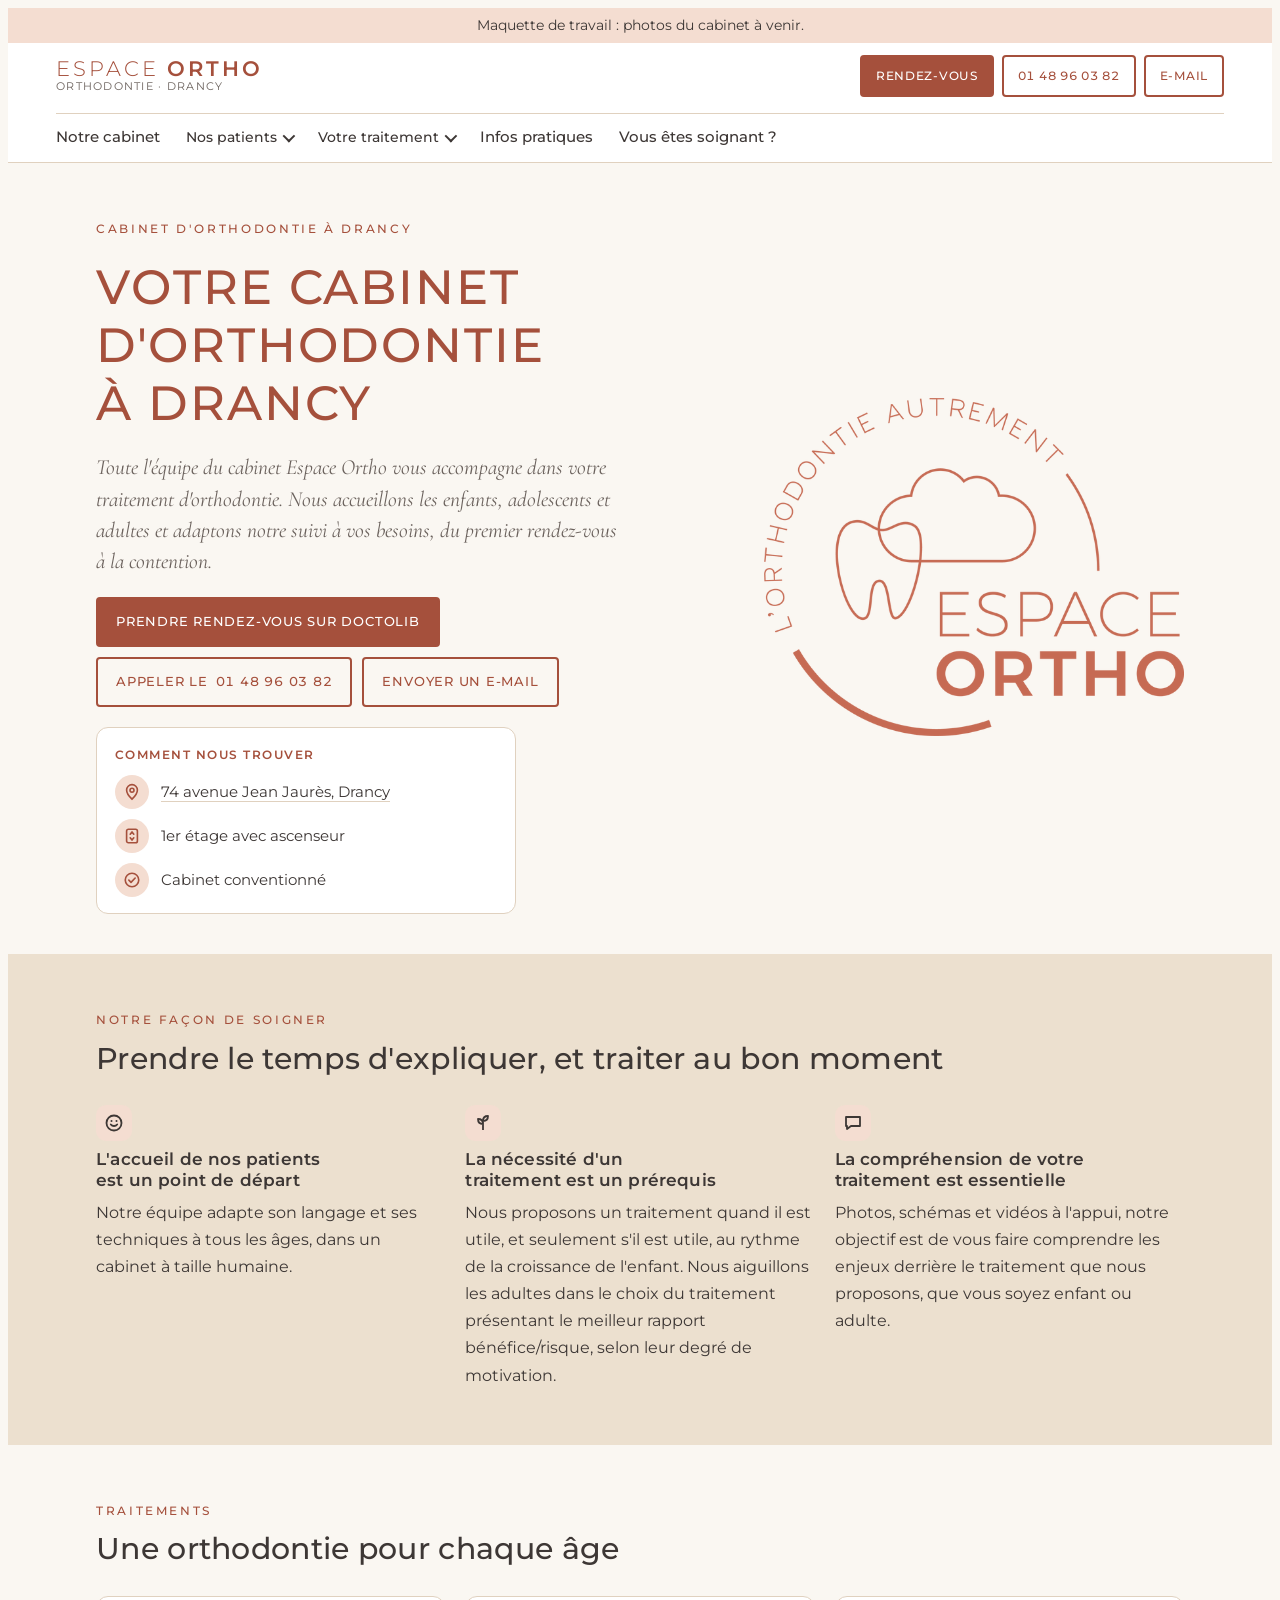
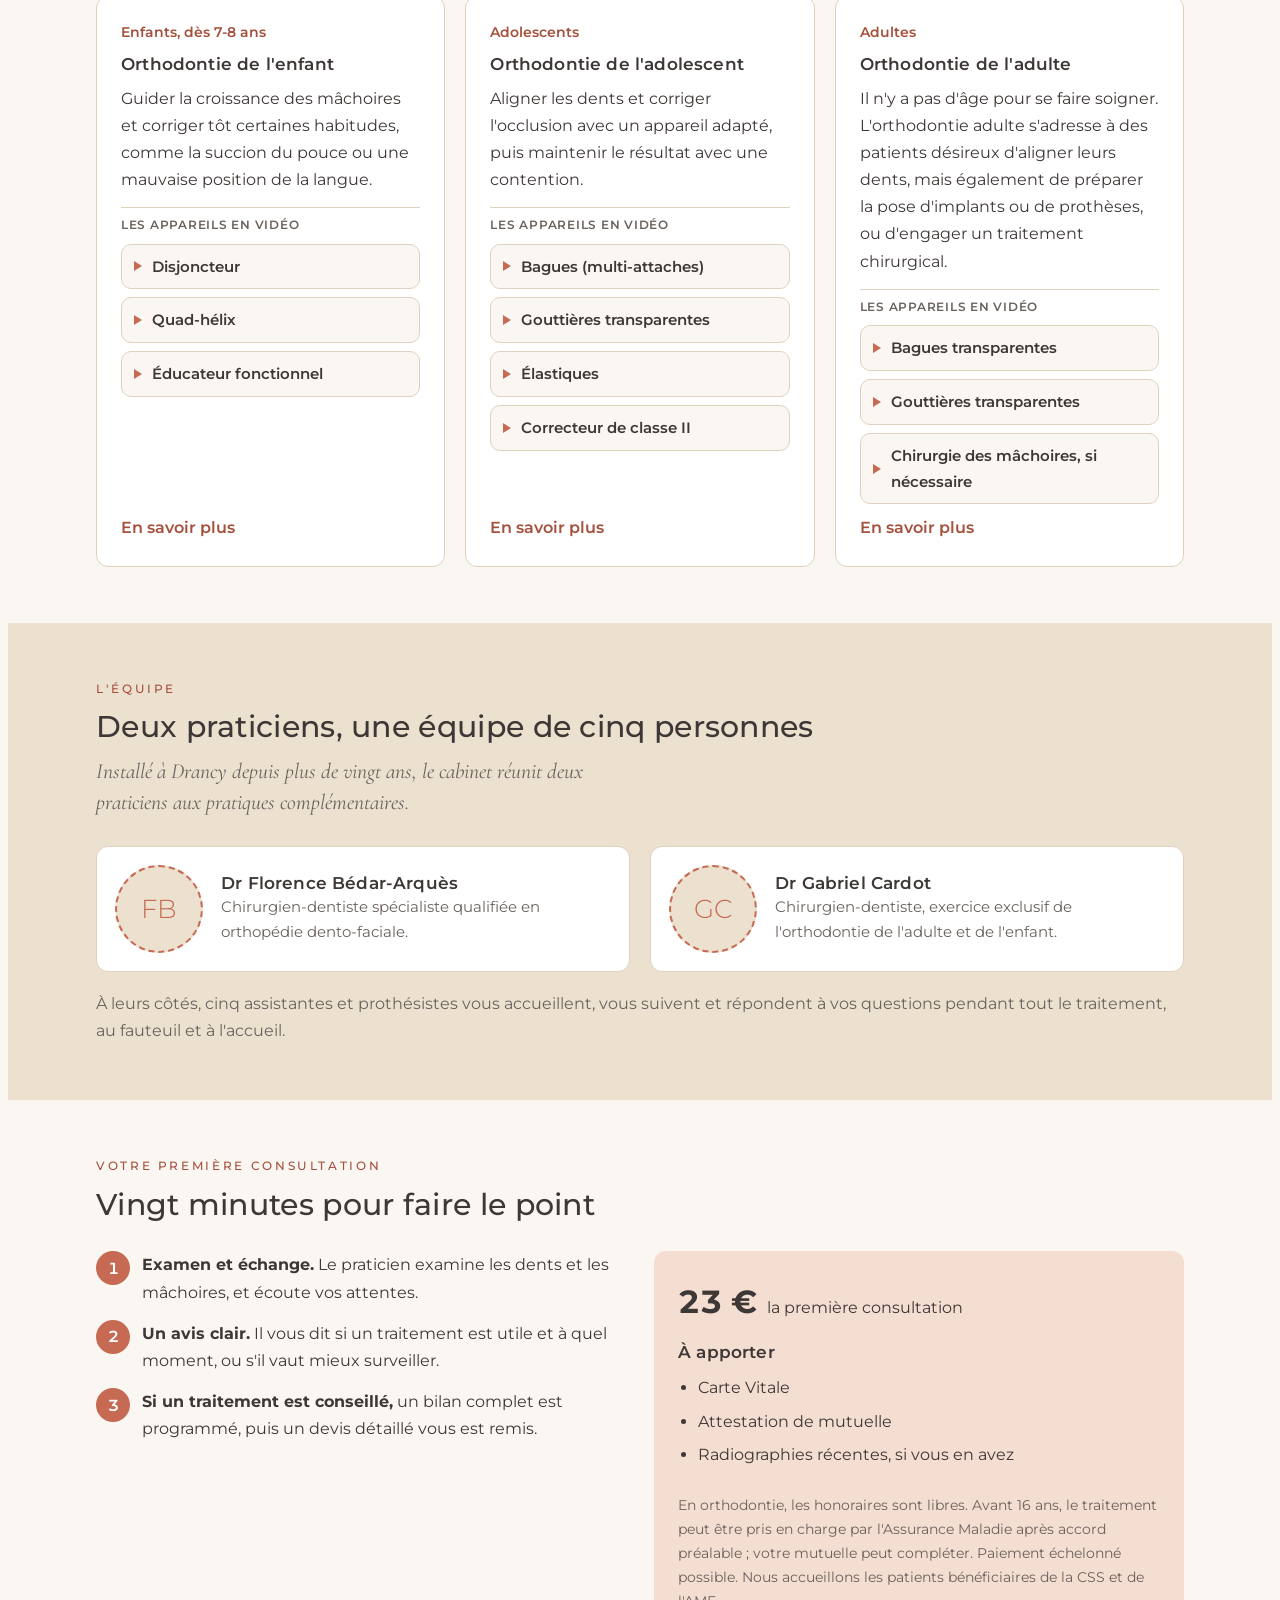
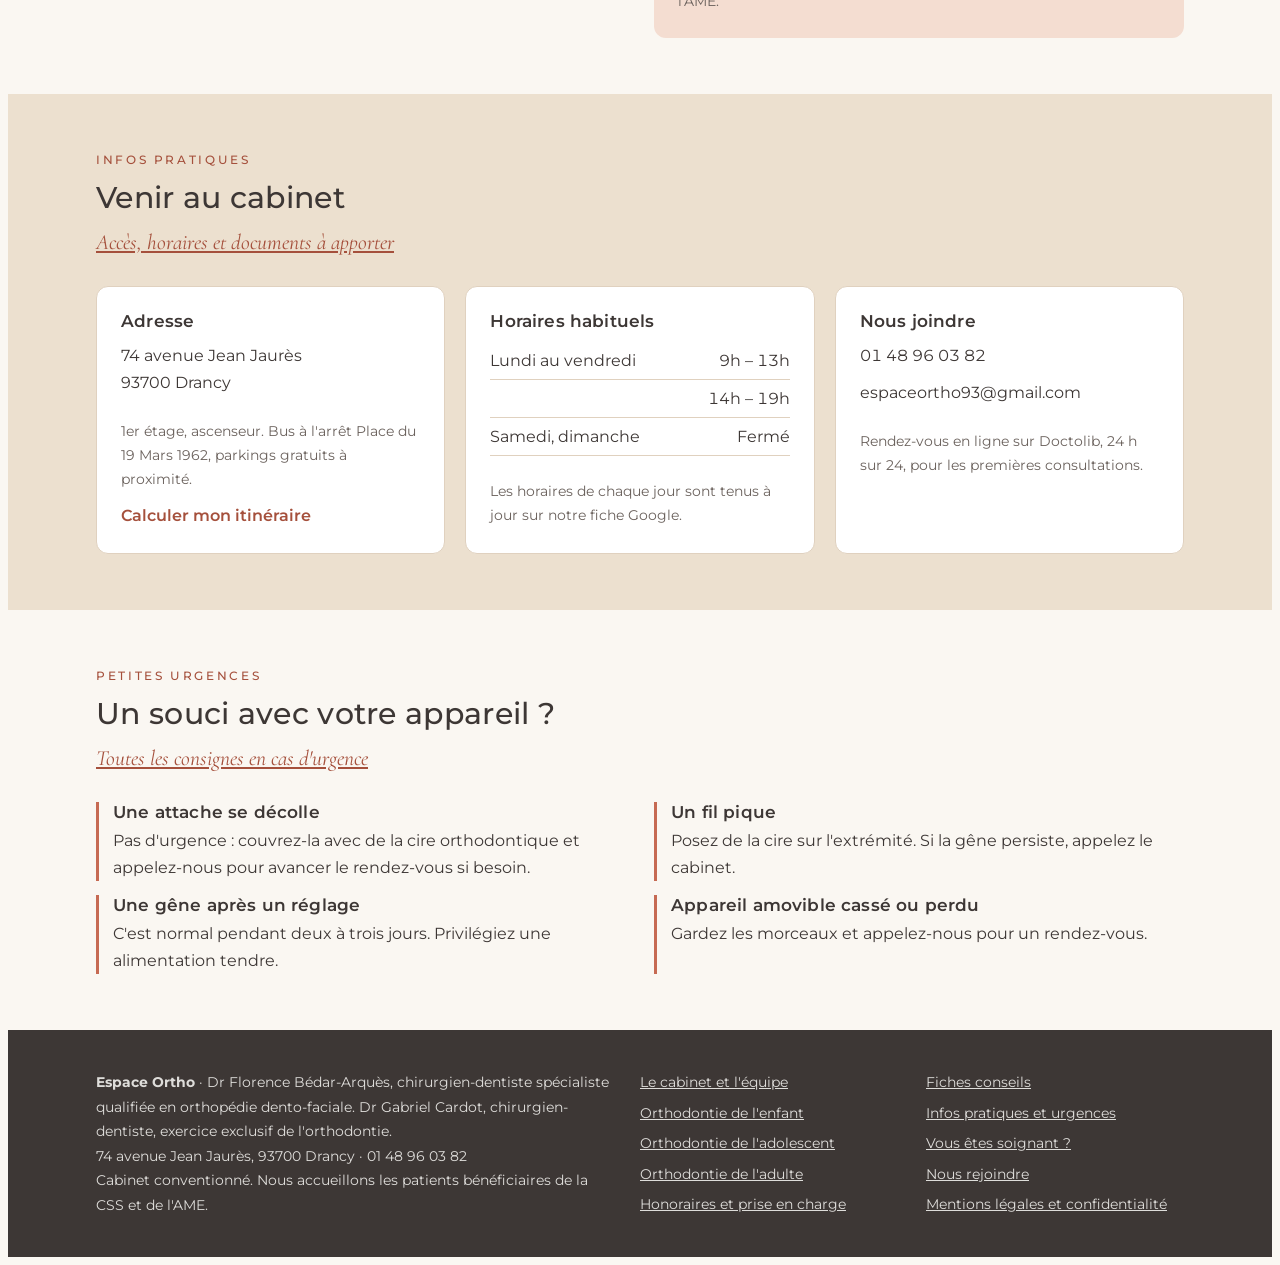
<file: index.html>
<!doctype html>
<html lang="fr">
<head>
<meta charset="utf-8">
<meta name="robots" content="noindex">
<meta name="viewport" content="width=device-width, initial-scale=1, viewport-fit=cover">
<title>Espace Ortho Drancy</title>
<meta name="claude:viewport-fit-sides" content="cover">
<meta name="description" content="Espace Ortho, cabinet d'orthodontie familial à Drancy : enfants, adolescents et adultes.">
<link rel="preconnect" href="https://fonts.googleapis.com"><link rel="preconnect" href="https://fonts.gstatic.com" crossorigin><link rel="stylesheet" href="https://fonts.googleapis.com/css2?family=Montserrat:wght@300;400;500;600&family=Cormorant+Garamond:ital,wght@0,500;1,400;1,500&display=swap">
<link rel="stylesheet" href="style.css?v=202611261827">
<div class="proto">Maquette de travail : photos du cabinet à venir.</div>
<header class="site">
  <div class="wrap">
    <a class="brand" href="index.html" aria-label="Espace Ortho, accueil"><span class="wordmark"><span class="wm1">Espace</span> <span class="wm2">Ortho</span></span><small>Orthodontie · Drancy</small></a>
    <nav class="main" aria-label="Navigation principale"><a href="cabinet.html">Notre cabinet</a><details class="dd"><summary>Nos patients</summary><div class="dd-menu"><a href="enfants.html">Enfants</a><a href="adolescents.html">Adolescents</a><a href="adultes.html">Adultes</a></div></details><details class="dd"><summary>Votre traitement</summary><div class="dd-menu"><a href="votre-traitement.html">Étapes et honoraires</a><a href="fiches.html">Fiches conseils</a></div></details><a href="infos-pratiques.html">Infos pratiques</a><a href="correspondants.html">Vous êtes soignant ?</a></nav>
    <div class="actions">
      <a class="btn primary sm" href="https://www.doctolib.fr/orthodontiste/drancy/florence-bedar-arques" target="_blank" rel="noopener">Rendez-vous</a>
      <a class="btn ghost sm" href="tel:+33148960382"><span class="num">01 48 96 03 82</span></a>
      <a class="btn ghost sm" href="mailto:espaceortho93@gmail.com">E-mail</a>
    </div>
    <details class="burger"><summary aria-label="Menu">Menu</summary><nav aria-label="Menu mobile"><a href="cabinet.html" class="mtop">Notre cabinet</a><details class="mgrp"><summary>Nos patients</summary><a href="enfants.html" class="msub">Enfants</a><a href="adolescents.html" class="msub">Adolescents</a><a href="adultes.html" class="msub">Adultes</a></details><details class="mgrp"><summary>Votre traitement</summary><a href="votre-traitement.html" class="msub">Étapes et honoraires</a><a href="fiches.html" class="msub">Fiches conseils</a></details><a href="infos-pratiques.html" class="mtop">Infos pratiques</a><a href="correspondants.html" class="mtop">Vous êtes soignant ?</a></nav></details>
  </div>
</header>
<div class="mobilebar">
  <a class="btn primary sm" href="https://www.doctolib.fr/orthodontiste/drancy/florence-bedar-arques" target="_blank" rel="noopener">Rendez-vous</a>
  <a class="btn ghost sm" href="tel:+33148960382">Appeler</a>
  <a class="btn ghost sm" href="mailto:espaceortho93@gmail.com">E-mail</a>
</div>
<main id="accueil">
  <section class="hero">
    <div class="wrap">
      <div class="hero-text">
        <span class="eyebrow">Cabinet d'orthodontie à Drancy</span>
        <h1>Votre cabinet d'orthodontie à Drancy</h1>
        <p class="lead">Toute l'équipe du cabinet Espace Ortho vous accompagne dans votre traitement d'orthodontie. Nous accueillons les enfants, adolescents et adultes et adaptons notre suivi à vos besoins, du premier rendez-vous à la contention.</p>
        <div class="actions">
          <a class="btn primary" href="https://www.doctolib.fr/orthodontiste/drancy/florence-bedar-arques" target="_blank" rel="noopener">Prendre rendez-vous sur Doctolib</a>
          <a class="btn ghost" href="tel:+33148960382">Appeler le <span class="num">01 48 96 03 82</span></a>
          <a class="btn ghost" href="mailto:espaceortho93@gmail.com">Envoyer un e-mail</a>
        </div>
        <div class="findus">
          <p class="findus-label">Comment nous trouver</p>
          <ul>
            <li><span class="ico"><svg width="18" height="18" viewBox="0 0 20 20" aria-hidden="true"><path d="M10 18s6-5.6 6-10.2A6 6 0 0 0 4 7.8C4 12.4 10 18 10 18z" fill="none" stroke="currentColor" stroke-width="1.8"/><circle cx="10" cy="8" r="2.2" fill="none" stroke="currentColor" stroke-width="1.8"/></svg></span><a href="infos-pratiques.html">74 avenue Jean Jaurès, Drancy</a></li>
            <li><span class="ico"><svg width="18" height="18" viewBox="0 0 20 20" aria-hidden="true"><rect x="4" y="2.5" width="12" height="15" rx="2" fill="none" stroke="currentColor" stroke-width="1.8"/><path d="M8 8l2-2.5L12 8M8 12l2 2.5 2-2.5" fill="none" stroke="currentColor" stroke-width="1.8" stroke-linecap="round" stroke-linejoin="round"/></svg></span><span>1er étage avec ascenseur</span></li>
            <li><span class="ico"><svg width="18" height="18" viewBox="0 0 20 20" aria-hidden="true"><circle cx="10" cy="10" r="7.5" fill="none" stroke="currentColor" stroke-width="1.8"/><path d="M6.5 10.2l2.4 2.4 4.6-4.8" fill="none" stroke="currentColor" stroke-width="1.8" stroke-linecap="round" stroke-linejoin="round"/></svg></span><span>Cabinet conventionné</span></li>
          </ul>
        </div>
      </div>
      <div class="hero-logo" role="img" aria-label="Logo Espace Ortho, l'orthodontie autrement"></div>
    </div>
  </section>

  <section class="band tint" id="cabinet">
    <div class="wrap">
      <div class="head">
        <span class="eyebrow">Notre façon de soigner</span>
        <h2>Prendre le temps d'expliquer, et traiter au bon moment</h2>
      </div>
      <div class="grid3">
        <div class="point">
          <div class="mark" aria-hidden="true"><svg width="20" height="20" viewBox="0 0 20 20"><circle cx="10" cy="10" r="7.5" fill="none" stroke="currentColor" stroke-width="1.8"/><path d="M6.8 11.5c1.6 2 4.8 2 6.4 0" fill="none" stroke="currentColor" stroke-width="1.8" stroke-linecap="round"/><circle cx="7.5" cy="8" r="1" fill="currentColor"/><circle cx="12.5" cy="8" r="1" fill="currentColor"/></svg></div>
          <h3>L'accueil de nos patients est un point de départ</h3>
          <p>Notre équipe adapte son langage et ses techniques à tous les âges, dans un cabinet à taille humaine.</p>
        </div>
        <div class="point">
          <div class="mark" aria-hidden="true"><svg width="20" height="20" viewBox="0 0 20 20"><path d="M10 17V8M10 8c0-3 2-5 5-5 0 3-2 5-5 5zM10 11c0-3-2-5-5-5 0 3 2 5 5 5z" fill="none" stroke="currentColor" stroke-width="1.8" stroke-linejoin="round"/></svg></div>
          <h3>La nécessité d'un traitement est un prérequis</h3>
          <p>Nous proposons un traitement quand il est utile, et seulement s'il est utile, au rythme de la croissance de l'enfant. Nous aiguillons les adultes dans le choix du traitement présentant le meilleur rapport bénéfice/risque, selon leur degré de motivation.</p>
        </div>
        <div class="point">
          <div class="mark" aria-hidden="true"><svg width="20" height="20" viewBox="0 0 20 20"><path d="M3 4h14v9H8l-4 3v-3H3z" fill="none" stroke="currentColor" stroke-width="1.8" stroke-linejoin="round"/></svg></div>
          <h3>La compréhension de votre traitement est essentielle</h3>
          <p>Photos, schémas et vidéos à l'appui, notre objectif est de vous faire comprendre les enjeux derrière le traitement que nous proposons, que vous soyez enfant ou adulte.</p>
        </div>
      </div>
    </div>
  </section>

  <section class="band" id="traitements">
    <div class="wrap">
      <div class="head">
        <span class="eyebrow">Traitements</span>
        <h2>Une orthodontie pour chaque âge</h2>
      </div>
      <div class="grid3">
        <article class="card">
          <span class="age">Enfants, dès 7-8 ans</span>
          <h3>Orthodontie de l'enfant</h3>
          <p>Guider la croissance des mâchoires et corriger tôt certaines habitudes, comme la succion du pouce ou une mauvaise position de la langue.</p>
          <div class="devices">
            <span class="dev-label">Les appareils en vidéo</span>
            <details><summary>Disjoncteur</summary><div class="dev-body"><p>Fixé sur les molaires, il élargit la mâchoire supérieure en quelques semaines d'activation, puis reste en place quelques mois pour stabiliser le résultat.</p><a class="video" href="https://www.youtube.com/watch?v=HlTmbpznaSA" target="_blank" rel="noopener"><span>▶</span>Le disjoncteur</a><a class="fiche-link" href="fiche-disjoncteur.html">Fiche conseils : activer le disjoncteur</a></div></details>
            <details><summary>Quad-hélix</summary><div class="dev-body"><p>Un ressort fixé au palais qui élargit progressivement l'arcade supérieure. Plus doux qu'un disjoncteur, il est réactivé lors des rendez-vous de contrôle.</p><a class="video" href="https://www.youtube.com/watch?v=5AF26Nyr0gA" target="_blank" rel="noopener"><span>▶</span>Le quad-hélix</a></div></details>
            <details><summary>Éducateur fonctionnel</summary><div class="dev-body"><p>Une gouttière souple portée la nuit et quelques heures le jour. Elle aide à corriger la position de la langue, la respiration et la déglutition pendant la croissance.</p><a class="video" href="https://www.youtube.com/watch?v=DYmv4oxyeEY" target="_blank" rel="noopener"><span>▶</span>L'éducateur fonctionnel</a></div></details>
          </div>
          <a class="more" href="enfants.html">En savoir plus</a>
        </article>
        <article class="card">
          <span class="age">Adolescents</span>
          <h3>Orthodontie de l'adolescent</h3>
          <p>Aligner les dents et corriger l'occlusion avec un appareil adapté, puis maintenir le résultat avec une contention.</p>
          <div class="devices">
            <span class="dev-label">Les appareils en vidéo</span>
            <details><summary>Bagues (multi-attaches)</summary><div class="dev-body"><p>De petites attaches collées sur les dents, reliées par un fil changé au fil du traitement. Contrôles toutes les 5 à 8 semaines environ.</p><a class="video" href="https://www.youtube.com/watch?v=93daBy2lxCc" target="_blank" rel="noopener"><span>▶</span>La fermeture des espaces</a></div></details>
            <details><summary>Gouttières transparentes</summary><div class="dev-body"><p>Une série de gouttières sur mesure, changées régulièrement, qui déplacent les dents par petites étapes. Elles se portent environ 22 heures par jour.</p><a class="video" href="https://www.youtube.com/watch?v=yfFXcV0tWP8" target="_blank" rel="noopener"><span>▶</span>Les gouttières transparentes</a></div></details>
            <details><summary>Élastiques</summary><div class="dev-body"><p>Accrochés entre le haut et le bas, ils corrigent le décalage entre les deux mâchoires. Leur efficacité dépend du port régulier, jour et nuit.</p><a class="video" href="https://www.youtube.com/watch?v=R3udWHsPAuU" target="_blank" rel="noopener"><span>▶</span>Élastiques de classe II</a></div></details>
            <details><summary>Correcteur de classe II</summary><div class="dev-body"><p>Collé de la canine à la molaire sur chaque côté et associé à des élastiques, il recule les dents du haut pour corriger le décalage avant la pose des bagues.</p><a class="video" href="https://www.youtube.com/watch?v=mUcmUGXNcrE" target="_blank" rel="noopener"><span>▶</span>Le correcteur de classe II</a></div></details>
          </div>
          <a class="more" href="adolescents.html">En savoir plus</a>
        </article>
        <article class="card">
          <span class="age">Adultes</span>
          <h3>Orthodontie de l'adulte</h3>
          <p>Il n'y a pas d'âge pour se faire soigner. L'orthodontie adulte s'adresse à des patients désireux d'aligner leurs dents, mais également de préparer la pose d'implants ou de prothèses, ou d'engager un traitement chirurgical.</p>
          <div class="devices">
            <span class="dev-label">Les appareils en vidéo</span>
            <details><summary>Bagues transparentes</summary><div class="dev-body"><p>Des attaches en céramique de la couleur des dents, qui fonctionnent comme des bagues classiques en restant discrètes.</p></div></details>
            <details><summary>Gouttières transparentes</summary><div class="dev-body"><p>Quasi invisibles et amovibles pour manger et se brosser les dents. Elles demandent un port rigoureux, environ 22 heures par jour.</p><a class="video" href="https://www.youtube.com/watch?v=yfFXcV0tWP8" target="_blank" rel="noopener"><span>▶</span>Les gouttières transparentes</a></div></details>
            <details><summary>Chirurgie des mâchoires, si nécessaire</summary><div class="dev-body"><p>Quand le décalage entre les mâchoires est important, l'orthodontie prépare puis termine une intervention réalisée par un chirurgien maxillo-facial.</p><div class="vlist"><a class="video sm" href="https://www.youtube.com/watch?v=cr2JaoZwcfk" target="_blank" rel="noopener"><span>▶</span>Avancée mandibulaire</a><a class="video sm" href="https://www.youtube.com/watch?v=8cdRQP7-sz0" target="_blank" rel="noopener"><span>▶</span>Chirurgie bimaxillaire</a><a class="video sm" href="https://www.youtube.com/watch?v=vhm1_tz10oI" target="_blank" rel="noopener"><span>▶</span>Disjonction chirurgicale</a></div></div></details>
          </div>
          <a class="more" href="adultes.html">En savoir plus</a>
        </article>
      </div>
    </div>
  </section>

  <section class="band tint">
    <div class="wrap">
      <div class="head">
        <span class="eyebrow">L'équipe</span>
        <h2>Deux praticiens, une équipe de cinq personnes</h2>
        <p class="lead">Installé à Drancy depuis plus de vingt ans, le cabinet réunit deux praticiens aux pratiques complémentaires.</p>
      </div>
      <div class="team">
        <div class="person">
          <div class="portrait" aria-hidden="true">FB</div>
          <div>
            <h3>Dr Florence Bédar-Arquès</h3>
            <p>Chirurgien-dentiste spécialiste qualifiée en orthopédie dento-faciale.</p>
          </div>
        </div>
        <div class="person">
          <div class="portrait" aria-hidden="true">GC</div>
          <div>
            <h3>Dr Gabriel Cardot</h3>
            <p>Chirurgien-dentiste, exercice exclusif de l'orthodontie de l'adulte et de l'enfant.</p>
          </div>
        </div>
      </div>
      <p class="team-note">À leurs côtés, cinq assistantes et prothésistes vous accueillent, vous suivent et répondent à vos questions pendant tout le traitement, au fauteuil et à l'accueil.</p>
    </div>
  </section>

  <section class="band" id="consultation">
    <div class="wrap">
      <div class="head">
        <span class="eyebrow">Votre première consultation</span>
        <h2>Vingt minutes pour faire le point</h2>
      </div>
      <div class="consult">
        <ol class="steps">
          <li><span>1</span><p><strong>Examen et échange.</strong> Le praticien examine les dents et les mâchoires, et écoute vos attentes.</p></li>
          <li><span>2</span><p><strong>Un avis clair.</strong> Il vous dit si un traitement est utile et à quel moment, ou s'il vaut mieux surveiller.</p></li>
          <li><span>3</span><p><strong>Si un traitement est conseillé,</strong> un bilan complet est programmé, puis un devis détaillé vous est remis.</p></li>
        </ol>
        <div class="bring">
          <div class="price"><strong>23 €</strong><span>la première consultation</span></div>
          <h3>À apporter</h3>
          <ul>
            <li>Carte Vitale</li>
            <li>Attestation de mutuelle</li>
            <li>Radiographies récentes, si vous en avez</li>
          </ul>
          <p class="small">En orthodontie, les honoraires sont libres. Avant 16 ans, le traitement peut être pris en charge par l'Assurance Maladie après accord préalable ; votre mutuelle peut compléter. Paiement échelonné possible. Nous accueillons les patients bénéficiaires de la CSS et de l'AME.</p>
        </div>
      </div>
    </div>
  </section>

  <section class="band tint" id="pratique">
    <div class="wrap">
      <div class="head">
        <span class="eyebrow">Infos pratiques</span>
        <h2>Venir au cabinet</h2><p class="lead"><a href="infos-pratiques.html">Accès, horaires et documents à apporter</a></p>
      </div>
      <div class="info">
        <div class="card">
          <h3>Adresse</h3>
          <p>74 avenue Jean Jaurès<br>93700 Drancy</p>
          <p class="small">1er étage, ascenseur. Bus à l'arrêt Place du 19 Mars 1962, parkings gratuits à proximité.</p>
          <a class="more" href="https://www.google.com/maps/dir/?api=1&destination=74+avenue+Jean+Jaur%C3%A8s+93700+Drancy" target="_blank" rel="noopener">Calculer mon itinéraire</a>
        </div>
        <div class="card">
          <h3>Horaires habituels</h3>
          <table class="hours">
            <tr><td>Lundi au vendredi</td><td>9h – 13h</td></tr>
            <tr><td></td><td>14h – 19h</td></tr>
            <tr><td>Samedi, dimanche</td><td>Fermé</td></tr>
          </table>
          <p class="small">Les horaires de chaque jour sont tenus à jour sur notre fiche Google.</p>
        </div>
        <div class="card">
          <h3>Nous joindre</h3>
          <p class="num" style="font-variant-numeric:tabular-nums">01 48 96 03 82</p>
          <p>espaceortho93@gmail.com</p>
          <p class="small">Rendez-vous en ligne sur Doctolib, 24 h sur 24, pour les premières consultations.</p>
        </div>
      </div>
    </div>
  </section>

  <section class="band" id="urgences">
    <div class="wrap">
      <div class="head">
        <span class="eyebrow">Petites urgences</span>
        <h2>Un souci avec votre appareil ?</h2><p class="lead"><a href="infos-pratiques.html#urgences">Toutes les consignes en cas d'urgence</a></p>
      </div>
      <div class="urg">
        <div><h3>Une attache se décolle</h3><p>Pas d'urgence : couvrez-la avec de la cire orthodontique et appelez-nous pour avancer le rendez-vous si besoin.</p></div>
        <div><h3>Un fil pique</h3><p>Posez de la cire sur l'extrémité. Si la gêne persiste, appelez le cabinet.</p></div>
        <div><h3>Une gêne après un réglage</h3><p>C'est normal pendant deux à trois jours. Privilégiez une alimentation tendre.</p></div>
        <div><h3>Appareil amovible cassé ou perdu</h3><p>Gardez les morceaux et appelez-nous pour un rendez-vous.</p></div>
      </div>
    </div>
  </section>
</main>
<footer>
  <div class="wrap">
    <div>
      <p><strong>Espace Ortho</strong> · Dr Florence Bédar-Arquès, chirurgien-dentiste spécialiste qualifiée en orthopédie dento-faciale. Dr Gabriel Cardot, chirurgien-dentiste, exercice exclusif de l'orthodontie.</p>
      <p>74 avenue Jean Jaurès, 93700 Drancy · 01 48 96 03 82</p>
      <p>Cabinet conventionné. Nous accueillons les patients bénéficiaires de la CSS et de l'AME.</p>
    </div>
    <ul>
      <li><a href="cabinet.html">Le cabinet et l'équipe</a></li>
      <li><a href="enfants.html">Orthodontie de l'enfant</a></li>
      <li><a href="adolescents.html">Orthodontie de l'adolescent</a></li>
      <li><a href="adultes.html">Orthodontie de l'adulte</a></li>
      <li><a href="votre-traitement.html">Honoraires et prise en charge</a></li>
    </ul>
    <ul>
      <li><a href="fiches.html">Fiches conseils</a></li>
      <li><a href="infos-pratiques.html">Infos pratiques et urgences</a></li>
      <li><a href="correspondants.html">Vous êtes soignant ?</a></li>
      <li><a href="recrutement.html">Nous rejoindre</a></li>
      <li><a href="mentions-legales.html">Mentions légales et confidentialité</a></li>
    </ul>
  </div>
</footer>
<script src="site.js?v=202611261827"></script>

</body>
</html>
</file>
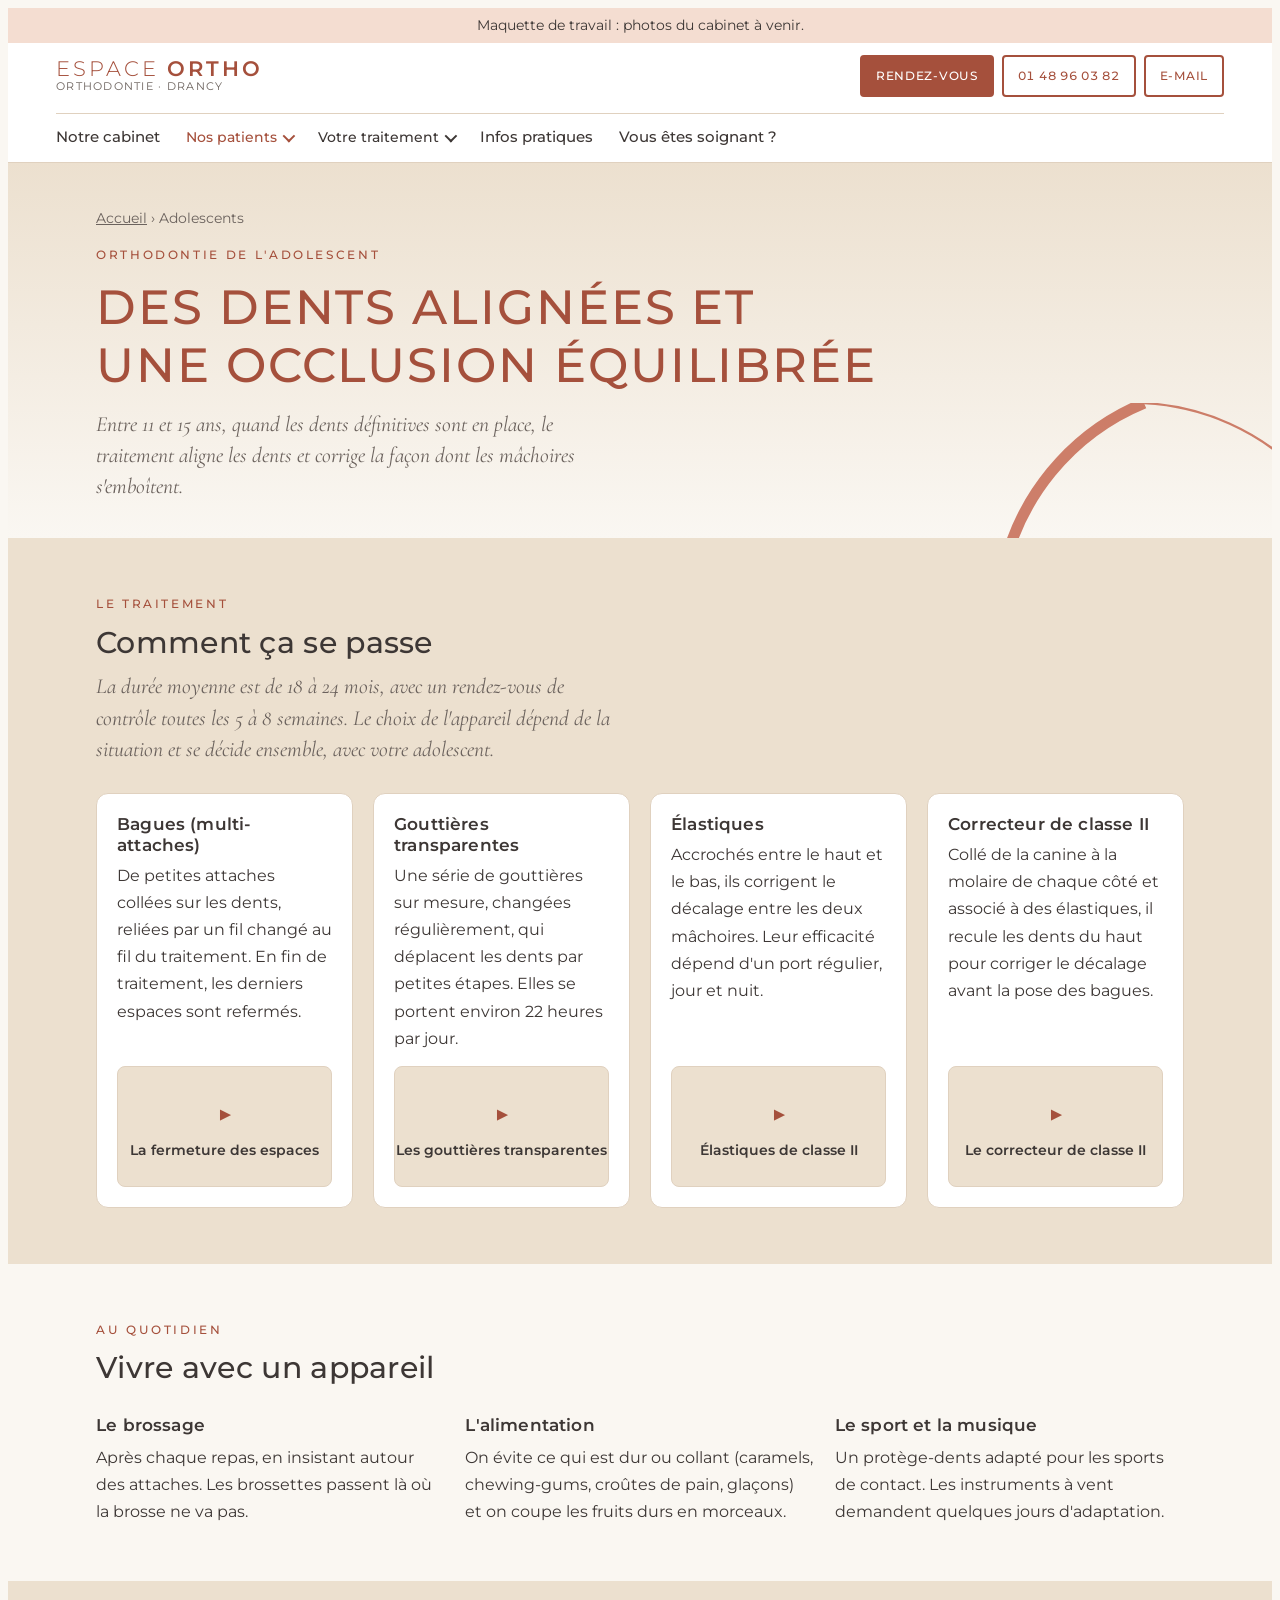
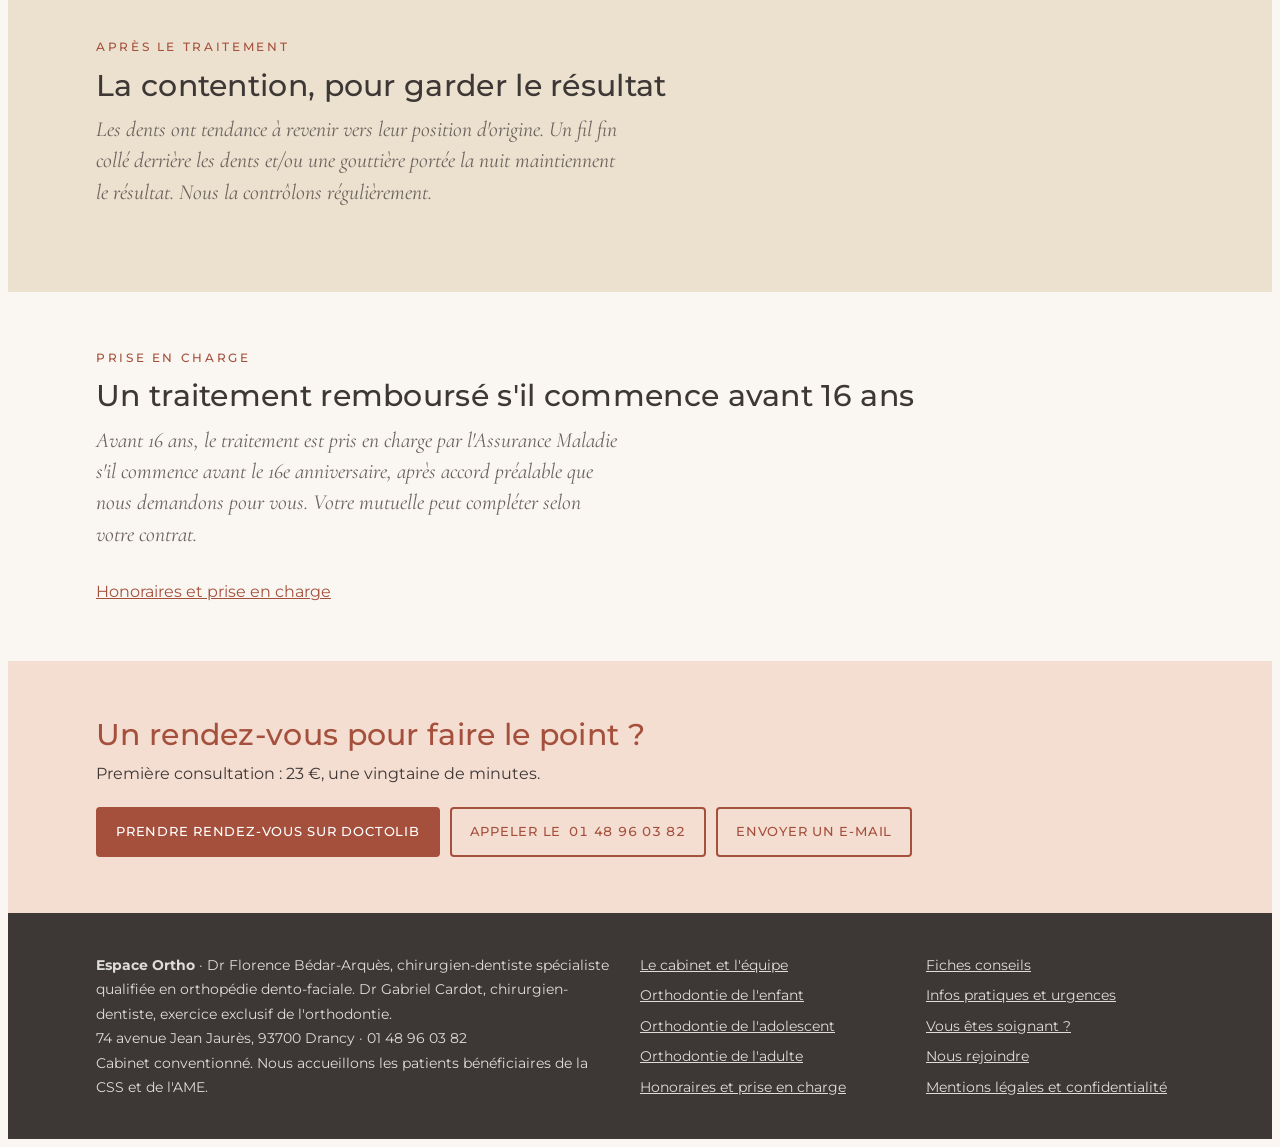
<file: adolescents.html>
<!doctype html>
<html lang="fr">
<head>
<meta charset="utf-8">
<meta name="robots" content="noindex">
<meta name="viewport" content="width=device-width, initial-scale=1, viewport-fit=cover">
<title>Orthodontie de l'adolescent · Espace Ortho</title>
<meta name="claude:viewport-fit-sides" content="cover">
<meta name="description" content="Orthodontie de l'adolescent à Drancy : bagues, gouttières transparentes, élastiques, contention.">
<link rel="preconnect" href="https://fonts.googleapis.com"><link rel="preconnect" href="https://fonts.gstatic.com" crossorigin><link rel="stylesheet" href="https://fonts.googleapis.com/css2?family=Montserrat:wght@300;400;500;600&family=Cormorant+Garamond:ital,wght@0,500;1,400;1,500&display=swap">
<link rel="stylesheet" href="style.css?v=202611261827">
</head>
<body>
<div class="proto">Maquette de travail : photos du cabinet à venir.</div>
<header class="site">
  <div class="wrap">
    <a class="brand" href="index.html" aria-label="Espace Ortho, accueil"><span class="wordmark"><span class="wm1">Espace</span> <span class="wm2">Ortho</span></span><small>Orthodontie · Drancy</small></a>
    <nav class="main" aria-label="Navigation principale"><a href="cabinet.html">Notre cabinet</a><details class="dd"><summary class="on">Nos patients</summary><div class="dd-menu"><a href="enfants.html">Enfants</a><a href="adolescents.html" aria-current="page">Adolescents</a><a href="adultes.html">Adultes</a></div></details><details class="dd"><summary>Votre traitement</summary><div class="dd-menu"><a href="votre-traitement.html">Étapes et honoraires</a><a href="fiches.html">Fiches conseils</a></div></details><a href="infos-pratiques.html">Infos pratiques</a><a href="correspondants.html">Vous êtes soignant ?</a></nav>
    <div class="actions">
      <a class="btn primary sm" href="https://www.doctolib.fr/orthodontiste/drancy/florence-bedar-arques" target="_blank" rel="noopener">Rendez-vous</a>
      <a class="btn ghost sm" href="tel:+33148960382"><span class="num">01 48 96 03 82</span></a>
      <a class="btn ghost sm" href="mailto:espaceortho93@gmail.com">E-mail</a>
    </div>
    <details class="burger"><summary aria-label="Menu">Menu</summary><nav aria-label="Menu mobile"><a href="cabinet.html" class="mtop">Notre cabinet</a><details class="mgrp" open><summary>Nos patients</summary><a href="enfants.html" class="msub">Enfants</a><a href="adolescents.html" aria-current="page" class="msub">Adolescents</a><a href="adultes.html" class="msub">Adultes</a></details><details class="mgrp"><summary>Votre traitement</summary><a href="votre-traitement.html" class="msub">Étapes et honoraires</a><a href="fiches.html" class="msub">Fiches conseils</a></details><a href="infos-pratiques.html" class="mtop">Infos pratiques</a><a href="correspondants.html" class="mtop">Vous êtes soignant ?</a></nav></details>
  </div>
</header>
<div class="mobilebar">
  <a class="btn primary sm" href="https://www.doctolib.fr/orthodontiste/drancy/florence-bedar-arques" target="_blank" rel="noopener">Rendez-vous</a>
  <a class="btn ghost sm" href="tel:+33148960382">Appeler</a>
  <a class="btn ghost sm" href="mailto:espaceortho93@gmail.com">E-mail</a>
</div>
<section class="phero"><div class="wrap">
  <nav class="crumb" aria-label="Fil d'Ariane"><a href="index.html">Accueil</a> <span aria-hidden="true">›</span> Adolescents</nav>
  <span class="eyebrow">Orthodontie de l'adolescent</span>
  <h1>Des dents alignées et une occlusion équilibrée</h1>
  <p class="lead">Entre 11 et 15 ans, quand les dents définitives sont en place, le traitement aligne les dents et corrige la façon dont les mâchoires s'emboîtent.</p>
</div></section><section class="band tint"><div class="wrap"><div class="head"><span class="eyebrow">Le traitement</span><h2>Comment ça se passe</h2><p class="lead">La durée moyenne est de 18 à 24 mois, avec un rendez-vous de contrôle toutes les 5 à 8 semaines. Le choix de l'appareil dépend de la situation et se décide ensemble, avec votre adolescent.</p></div><div class="devgrid"><article class="dev-card"><div class="dev-text"><h3>Bagues (multi-attaches)</h3><p>De petites attaches collées sur les dents, reliées par un fil changé au fil du traitement. En fin de traitement, les derniers espaces sont refermés.</p></div><a class="video" href="https://www.youtube.com/watch?v=93daBy2lxCc" target="_blank" rel="noopener"><span>▶</span>La fermeture des espaces</a></article><article class="dev-card"><div class="dev-text"><h3>Gouttières transparentes</h3><p>Une série de gouttières sur mesure, changées régulièrement, qui déplacent les dents par petites étapes. Elles se portent environ 22 heures par jour.</p></div><a class="video" href="https://www.youtube.com/watch?v=yfFXcV0tWP8" target="_blank" rel="noopener"><span>▶</span>Les gouttières transparentes</a></article><article class="dev-card"><div class="dev-text"><h3>Élastiques</h3><p>Accrochés entre le haut et le bas, ils corrigent le décalage entre les deux mâchoires. Leur efficacité dépend d'un port régulier, jour et nuit.</p></div><a class="video" href="https://www.youtube.com/watch?v=R3udWHsPAuU" target="_blank" rel="noopener"><span>▶</span>Élastiques de classe II</a></article><article class="dev-card"><div class="dev-text"><h3>Correcteur de classe II</h3><p>Collé de la canine à la molaire de chaque côté et associé à des élastiques, il recule les dents du haut pour corriger le décalage avant la pose des bagues.</p></div><a class="video" href="https://www.youtube.com/watch?v=mUcmUGXNcrE" target="_blank" rel="noopener"><span>▶</span>Le correcteur de classe II</a></article></div></div></section><section class="band"><div class="wrap"><div class="head"><span class="eyebrow">Au quotidien</span><h2>Vivre avec un appareil</h2></div>
<div class="grid3">
  <div class="point"><h3>Le brossage</h3><p>Après chaque repas, en insistant autour des attaches. Les brossettes passent là où la brosse ne va pas.</p></div>
  <div class="point"><h3>L'alimentation</h3><p>On évite ce qui est dur ou collant (caramels, chewing-gums, croûtes de pain, glaçons) et on coupe les fruits durs en morceaux.</p></div>
  <div class="point"><h3>Le sport et la musique</h3><p>Un protège-dents adapté pour les sports de contact. Les instruments à vent demandent quelques jours d'adaptation.</p></div>
</div></div></section><section class="band tint"><div class="wrap"><div class="head"><span class="eyebrow">Après le traitement</span><h2>La contention, pour garder le résultat</h2><p class="lead">Les dents ont tendance à revenir vers leur position d'origine. Un fil fin collé derrière les dents et/ou une gouttière portée la nuit maintiennent le résultat. Nous la contrôlons régulièrement.</p></div></div></section><section class="band"><div class="wrap"><div class="head"><span class="eyebrow">Prise en charge</span><h2>Un traitement remboursé s'il commence avant 16 ans</h2><p class="lead">Avant 16 ans, le traitement est pris en charge par l'Assurance Maladie s'il commence avant le 16e anniversaire, après accord préalable que nous demandons pour vous. Votre mutuelle peut compléter selon votre contrat.</p></div><p><a href="votre-traitement.html#honoraires">Honoraires et prise en charge</a></p></div></section><section class="band cta"><div class="wrap cta-in">
  <div><h2>Un rendez-vous pour faire le point ?</h2><p>Première consultation : 23 €, une vingtaine de minutes.</p></div>
  <div class="actions"><a class="btn primary" href="https://www.doctolib.fr/orthodontiste/drancy/florence-bedar-arques" target="_blank" rel="noopener">Prendre rendez-vous sur Doctolib</a><a class="btn ghost" href="tel:+33148960382">Appeler le <span class="num">01 48 96 03 82</span></a><a class="btn ghost" href="mailto:espaceortho93@gmail.com">Envoyer un e-mail</a></div>
</div></section>
<footer>
  <div class="wrap">
    <div>
      <p><strong>Espace Ortho</strong> · Dr Florence Bédar-Arquès, chirurgien-dentiste spécialiste qualifiée en orthopédie dento-faciale. Dr Gabriel Cardot, chirurgien-dentiste, exercice exclusif de l'orthodontie.</p>
      <p>74 avenue Jean Jaurès, 93700 Drancy · 01 48 96 03 82</p>
      <p>Cabinet conventionné. Nous accueillons les patients bénéficiaires de la CSS et de l'AME.</p>
    </div>
    <ul>
      <li><a href="cabinet.html">Le cabinet et l'équipe</a></li>
      <li><a href="enfants.html">Orthodontie de l'enfant</a></li>
      <li><a href="adolescents.html">Orthodontie de l'adolescent</a></li>
      <li><a href="adultes.html">Orthodontie de l'adulte</a></li>
      <li><a href="votre-traitement.html">Honoraires et prise en charge</a></li>
    </ul>
    <ul>
      <li><a href="fiches.html">Fiches conseils</a></li>
      <li><a href="infos-pratiques.html">Infos pratiques et urgences</a></li>
      <li><a href="correspondants.html">Vous êtes soignant ?</a></li>
      <li><a href="recrutement.html">Nous rejoindre</a></li>
      <li><a href="mentions-legales.html">Mentions légales et confidentialité</a></li>
    </ul>
  </div>
</footer>
<script src="site.js?v=202611261827"></script>
</body>
</html>
</file>
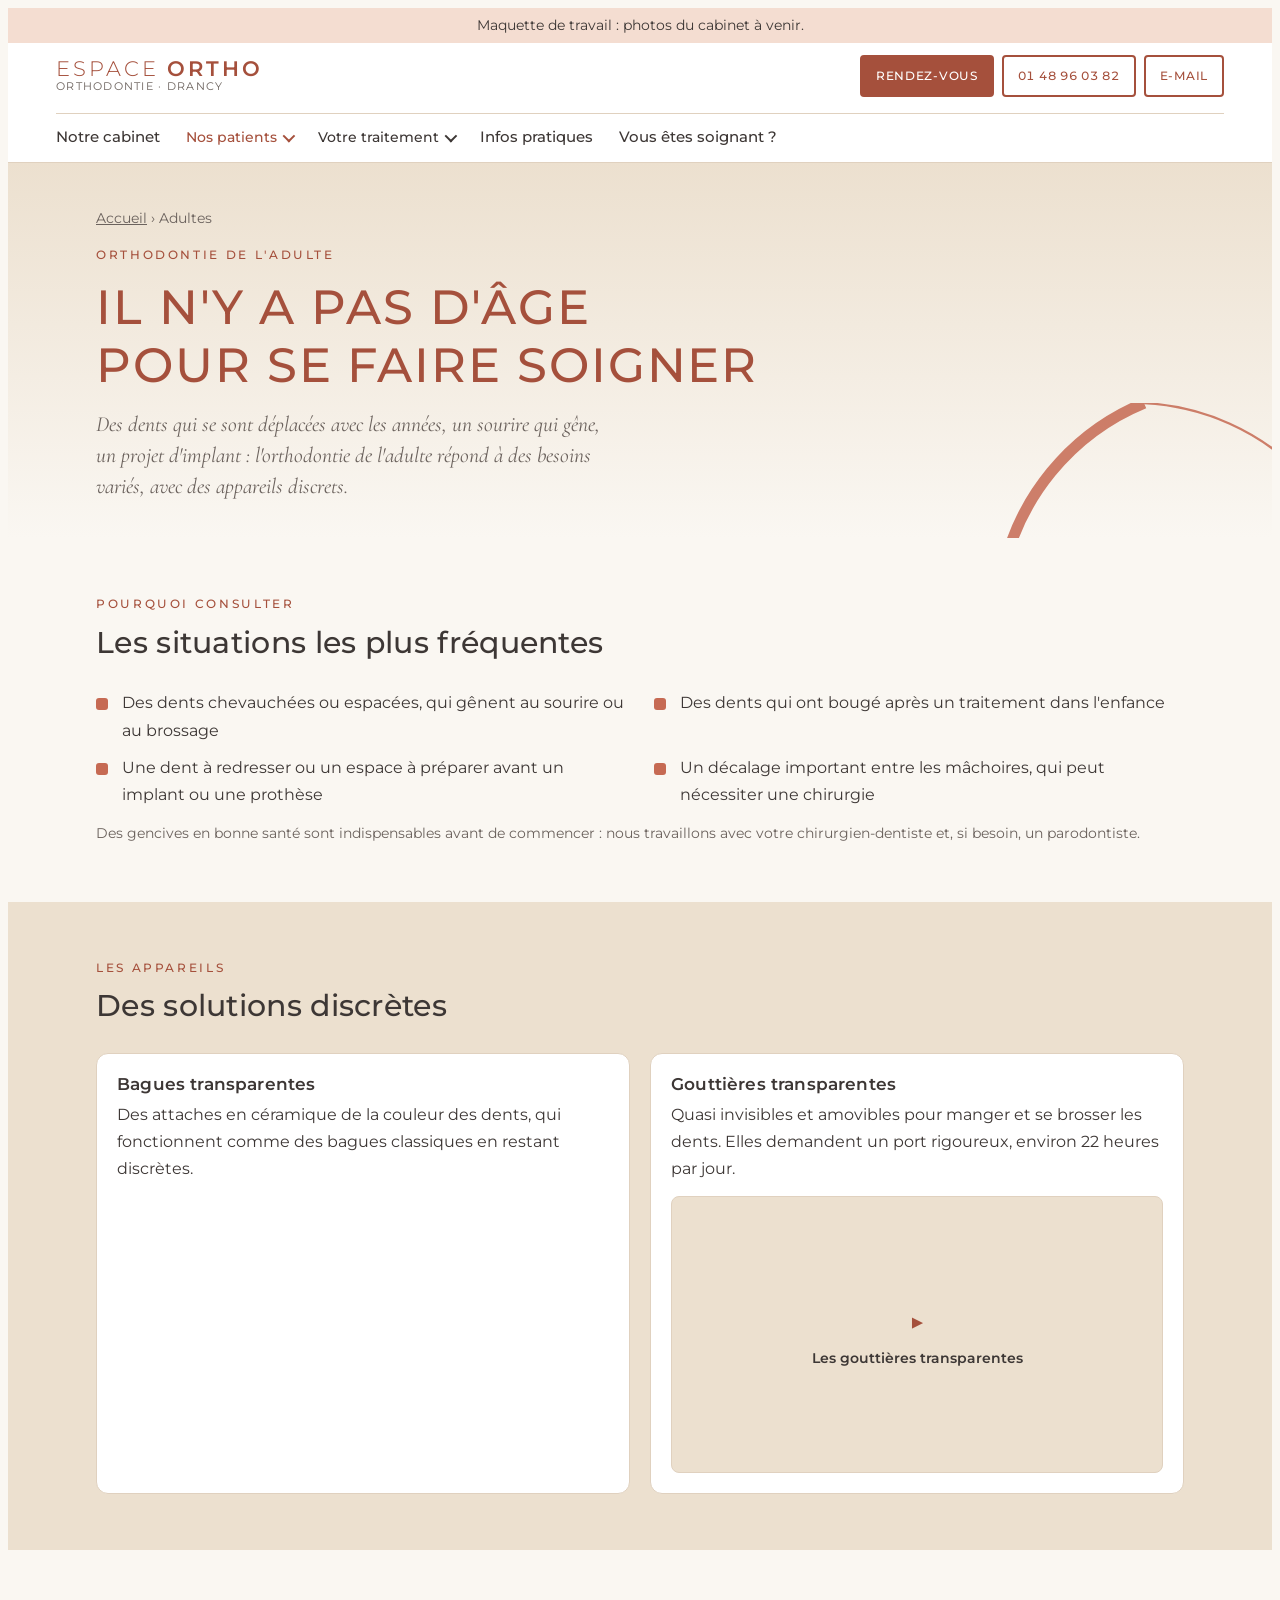
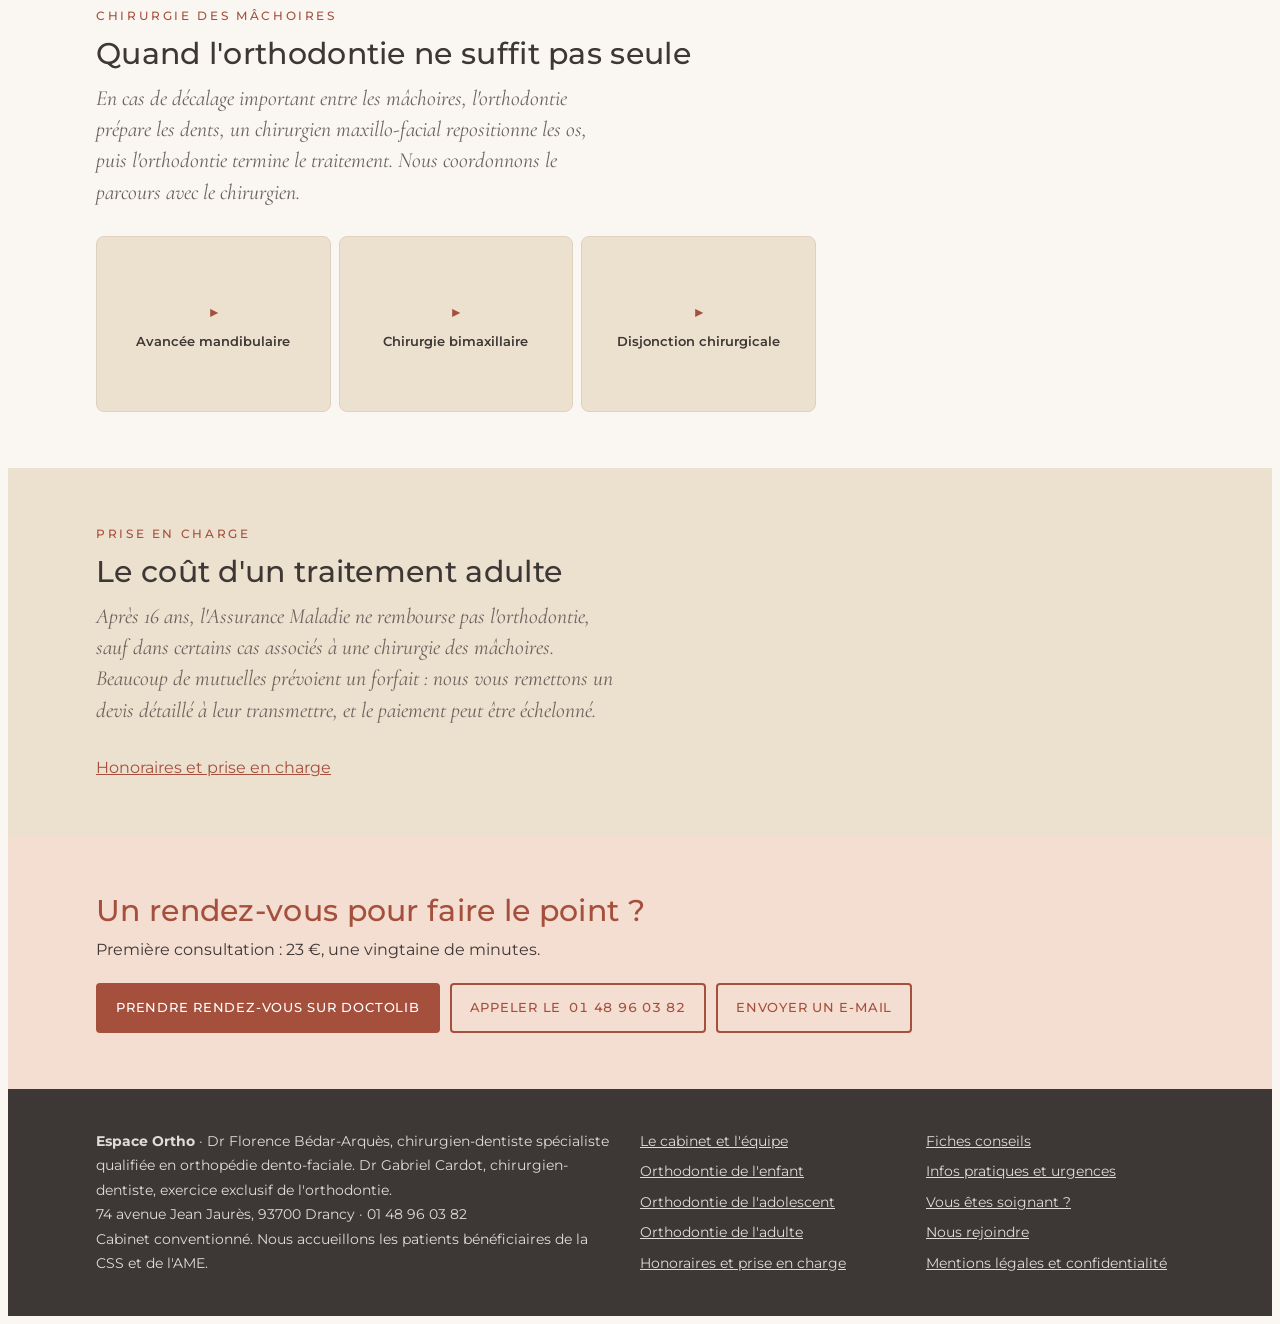
<file: adultes.html>
<!doctype html>
<html lang="fr">
<head>
<meta charset="utf-8">
<meta name="robots" content="noindex">
<meta name="viewport" content="width=device-width, initial-scale=1, viewport-fit=cover">
<title>Orthodontie de l'adulte · Espace Ortho</title>
<meta name="claude:viewport-fit-sides" content="cover">
<meta name="description" content="Orthodontie de l'adulte à Drancy : bagues transparentes, gouttières, orthodontie avant implants et chirurgie des mâchoires.">
<link rel="preconnect" href="https://fonts.googleapis.com"><link rel="preconnect" href="https://fonts.gstatic.com" crossorigin><link rel="stylesheet" href="https://fonts.googleapis.com/css2?family=Montserrat:wght@300;400;500;600&family=Cormorant+Garamond:ital,wght@0,500;1,400;1,500&display=swap">
<link rel="stylesheet" href="style.css?v=202611261827">
</head>
<body>
<div class="proto">Maquette de travail : photos du cabinet à venir.</div>
<header class="site">
  <div class="wrap">
    <a class="brand" href="index.html" aria-label="Espace Ortho, accueil"><span class="wordmark"><span class="wm1">Espace</span> <span class="wm2">Ortho</span></span><small>Orthodontie · Drancy</small></a>
    <nav class="main" aria-label="Navigation principale"><a href="cabinet.html">Notre cabinet</a><details class="dd"><summary class="on">Nos patients</summary><div class="dd-menu"><a href="enfants.html">Enfants</a><a href="adolescents.html">Adolescents</a><a href="adultes.html" aria-current="page">Adultes</a></div></details><details class="dd"><summary>Votre traitement</summary><div class="dd-menu"><a href="votre-traitement.html">Étapes et honoraires</a><a href="fiches.html">Fiches conseils</a></div></details><a href="infos-pratiques.html">Infos pratiques</a><a href="correspondants.html">Vous êtes soignant ?</a></nav>
    <div class="actions">
      <a class="btn primary sm" href="https://www.doctolib.fr/orthodontiste/drancy/florence-bedar-arques" target="_blank" rel="noopener">Rendez-vous</a>
      <a class="btn ghost sm" href="tel:+33148960382"><span class="num">01 48 96 03 82</span></a>
      <a class="btn ghost sm" href="mailto:espaceortho93@gmail.com">E-mail</a>
    </div>
    <details class="burger"><summary aria-label="Menu">Menu</summary><nav aria-label="Menu mobile"><a href="cabinet.html" class="mtop">Notre cabinet</a><details class="mgrp" open><summary>Nos patients</summary><a href="enfants.html" class="msub">Enfants</a><a href="adolescents.html" class="msub">Adolescents</a><a href="adultes.html" aria-current="page" class="msub">Adultes</a></details><details class="mgrp"><summary>Votre traitement</summary><a href="votre-traitement.html" class="msub">Étapes et honoraires</a><a href="fiches.html" class="msub">Fiches conseils</a></details><a href="infos-pratiques.html" class="mtop">Infos pratiques</a><a href="correspondants.html" class="mtop">Vous êtes soignant ?</a></nav></details>
  </div>
</header>
<div class="mobilebar">
  <a class="btn primary sm" href="https://www.doctolib.fr/orthodontiste/drancy/florence-bedar-arques" target="_blank" rel="noopener">Rendez-vous</a>
  <a class="btn ghost sm" href="tel:+33148960382">Appeler</a>
  <a class="btn ghost sm" href="mailto:espaceortho93@gmail.com">E-mail</a>
</div>
<section class="phero"><div class="wrap">
  <nav class="crumb" aria-label="Fil d'Ariane"><a href="index.html">Accueil</a> <span aria-hidden="true">›</span> Adultes</nav>
  <span class="eyebrow">Orthodontie de l'adulte</span>
  <h1>Il n'y a pas d'âge pour se faire soigner</h1>
  <p class="lead">Des dents qui se sont déplacées avec les années, un sourire qui gêne, un projet d'implant : l'orthodontie de l'adulte répond à des besoins variés, avec des appareils discrets.</p>
</div></section><section class="band"><div class="wrap"><div class="head"><span class="eyebrow">Pourquoi consulter</span><h2>Les situations les plus fréquentes</h2></div>
<ul class="signs">
  <li>Des dents chevauchées ou espacées, qui gênent au sourire ou au brossage</li>
  <li>Des dents qui ont bougé après un traitement dans l'enfance</li>
  <li>Une dent à redresser ou un espace à préparer avant un implant ou une prothèse</li>
  <li>Un décalage important entre les mâchoires, qui peut nécessiter une chirurgie</li>
</ul>
<p class="small">Des gencives en bonne santé sont indispensables avant de commencer : nous travaillons avec votre chirurgien-dentiste et, si besoin, un parodontiste.</p></div></section><section class="band tint"><div class="wrap"><div class="head"><span class="eyebrow">Les appareils</span><h2>Des solutions discrètes</h2></div><div class="devgrid"><article class="dev-card"><div class="dev-text"><h3>Bagues transparentes</h3><p>Des attaches en céramique de la couleur des dents, qui fonctionnent comme des bagues classiques en restant discrètes.</p></div></article><article class="dev-card"><div class="dev-text"><h3>Gouttières transparentes</h3><p>Quasi invisibles et amovibles pour manger et se brosser les dents. Elles demandent un port rigoureux, environ 22 heures par jour.</p></div><a class="video" href="https://www.youtube.com/watch?v=yfFXcV0tWP8" target="_blank" rel="noopener"><span>▶</span>Les gouttières transparentes</a></article></div></div></section><section class="band"><div class="wrap"><div class="head"><span class="eyebrow">Chirurgie des mâchoires</span><h2>Quand l'orthodontie ne suffit pas seule</h2><p class="lead">En cas de décalage important entre les mâchoires, l'orthodontie prépare les dents, un chirurgien maxillo-facial repositionne les os, puis l'orthodontie termine le traitement. Nous coordonnons le parcours avec le chirurgien.</p></div><div class="vlist wide"><a class="video sm" href="https://www.youtube.com/watch?v=cr2JaoZwcfk" target="_blank" rel="noopener"><span>▶</span>Avancée mandibulaire</a><a class="video sm" href="https://www.youtube.com/watch?v=8cdRQP7-sz0" target="_blank" rel="noopener"><span>▶</span>Chirurgie bimaxillaire</a><a class="video sm" href="https://www.youtube.com/watch?v=vhm1_tz10oI" target="_blank" rel="noopener"><span>▶</span>Disjonction chirurgicale</a></div></div></section><section class="band tint"><div class="wrap"><div class="head"><span class="eyebrow">Prise en charge</span><h2>Le coût d'un traitement adulte</h2><p class="lead">Après 16 ans, l'Assurance Maladie ne rembourse pas l'orthodontie, sauf dans certains cas associés à une chirurgie des mâchoires. Beaucoup de mutuelles prévoient un forfait : nous vous remettons un devis détaillé à leur transmettre, et le paiement peut être échelonné.</p></div><p><a href="votre-traitement.html#honoraires">Honoraires et prise en charge</a></p></div></section><section class="band cta"><div class="wrap cta-in">
  <div><h2>Un rendez-vous pour faire le point ?</h2><p>Première consultation : 23 €, une vingtaine de minutes.</p></div>
  <div class="actions"><a class="btn primary" href="https://www.doctolib.fr/orthodontiste/drancy/florence-bedar-arques" target="_blank" rel="noopener">Prendre rendez-vous sur Doctolib</a><a class="btn ghost" href="tel:+33148960382">Appeler le <span class="num">01 48 96 03 82</span></a><a class="btn ghost" href="mailto:espaceortho93@gmail.com">Envoyer un e-mail</a></div>
</div></section>
<footer>
  <div class="wrap">
    <div>
      <p><strong>Espace Ortho</strong> · Dr Florence Bédar-Arquès, chirurgien-dentiste spécialiste qualifiée en orthopédie dento-faciale. Dr Gabriel Cardot, chirurgien-dentiste, exercice exclusif de l'orthodontie.</p>
      <p>74 avenue Jean Jaurès, 93700 Drancy · 01 48 96 03 82</p>
      <p>Cabinet conventionné. Nous accueillons les patients bénéficiaires de la CSS et de l'AME.</p>
    </div>
    <ul>
      <li><a href="cabinet.html">Le cabinet et l'équipe</a></li>
      <li><a href="enfants.html">Orthodontie de l'enfant</a></li>
      <li><a href="adolescents.html">Orthodontie de l'adolescent</a></li>
      <li><a href="adultes.html">Orthodontie de l'adulte</a></li>
      <li><a href="votre-traitement.html">Honoraires et prise en charge</a></li>
    </ul>
    <ul>
      <li><a href="fiches.html">Fiches conseils</a></li>
      <li><a href="infos-pratiques.html">Infos pratiques et urgences</a></li>
      <li><a href="correspondants.html">Vous êtes soignant ?</a></li>
      <li><a href="recrutement.html">Nous rejoindre</a></li>
      <li><a href="mentions-legales.html">Mentions légales et confidentialité</a></li>
    </ul>
  </div>
</footer>
<script src="site.js?v=202611261827"></script>
</body>
</html>
</file>
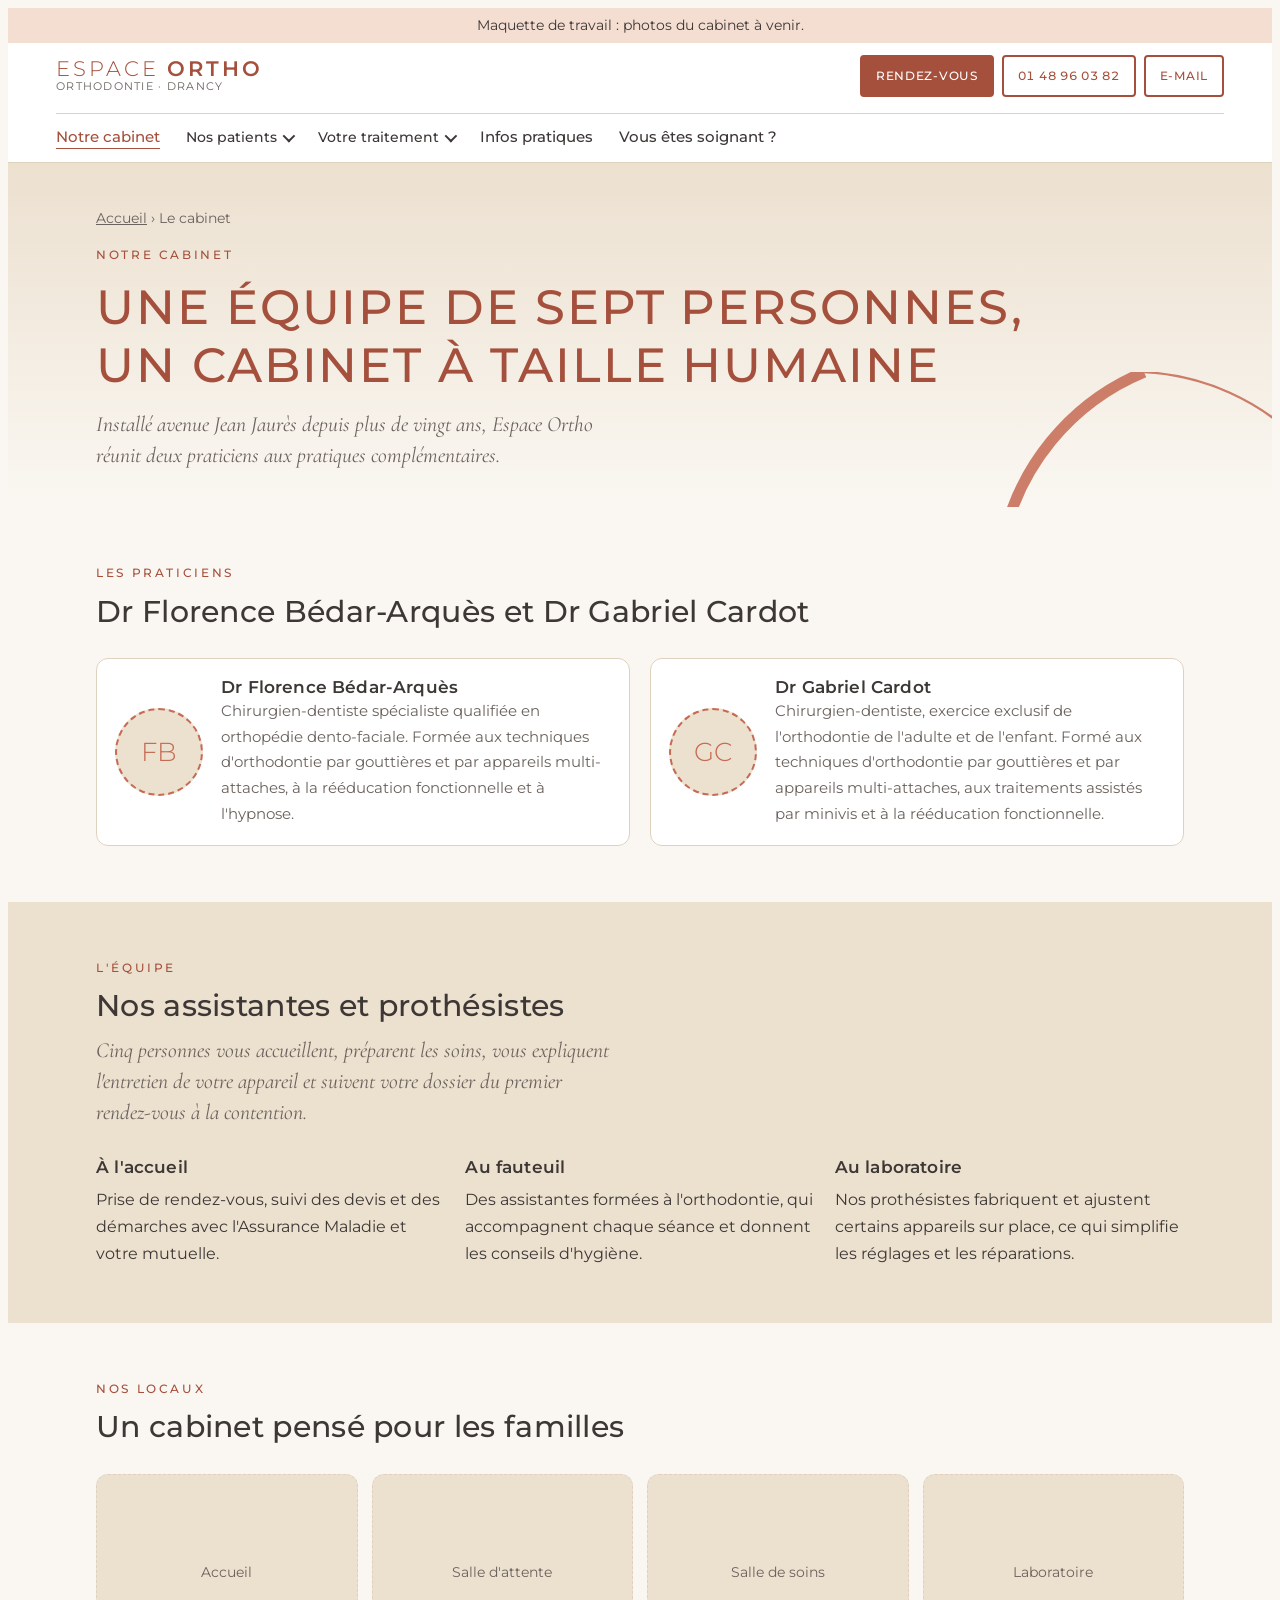
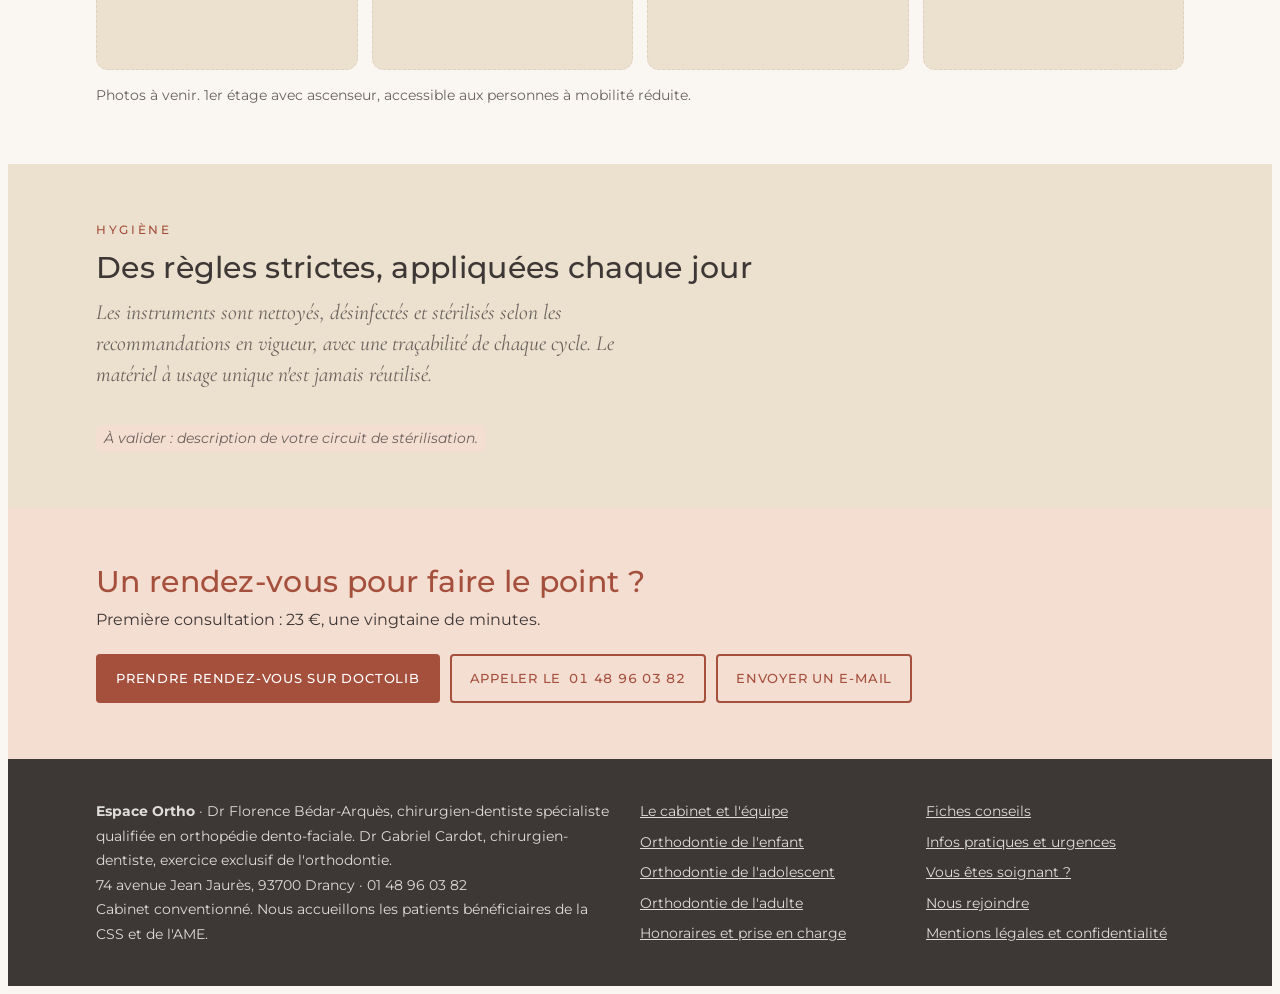
<file: cabinet.html>
<!doctype html>
<html lang="fr">
<head>
<meta charset="utf-8">
<meta name="robots" content="noindex">
<meta name="viewport" content="width=device-width, initial-scale=1, viewport-fit=cover">
<title>Le cabinet · Espace Ortho</title>
<meta name="claude:viewport-fit-sides" content="cover">
<meta name="description" content="Le cabinet Espace Ortho à Drancy : deux praticiens, une équipe de cinq assistant(e)s et prothésistes, un laboratoire sur place.">
<link rel="preconnect" href="https://fonts.googleapis.com"><link rel="preconnect" href="https://fonts.gstatic.com" crossorigin><link rel="stylesheet" href="https://fonts.googleapis.com/css2?family=Montserrat:wght@300;400;500;600&family=Cormorant+Garamond:ital,wght@0,500;1,400;1,500&display=swap">
<link rel="stylesheet" href="style.css?v=202611261827">
</head>
<body>
<div class="proto">Maquette de travail : photos du cabinet à venir.</div>
<header class="site">
  <div class="wrap">
    <a class="brand" href="index.html" aria-label="Espace Ortho, accueil"><span class="wordmark"><span class="wm1">Espace</span> <span class="wm2">Ortho</span></span><small>Orthodontie · Drancy</small></a>
    <nav class="main" aria-label="Navigation principale"><a href="cabinet.html" aria-current="page">Notre cabinet</a><details class="dd"><summary>Nos patients</summary><div class="dd-menu"><a href="enfants.html">Enfants</a><a href="adolescents.html">Adolescents</a><a href="adultes.html">Adultes</a></div></details><details class="dd"><summary>Votre traitement</summary><div class="dd-menu"><a href="votre-traitement.html">Étapes et honoraires</a><a href="fiches.html">Fiches conseils</a></div></details><a href="infos-pratiques.html">Infos pratiques</a><a href="correspondants.html">Vous êtes soignant ?</a></nav>
    <div class="actions">
      <a class="btn primary sm" href="https://www.doctolib.fr/orthodontiste/drancy/florence-bedar-arques" target="_blank" rel="noopener">Rendez-vous</a>
      <a class="btn ghost sm" href="tel:+33148960382"><span class="num">01 48 96 03 82</span></a>
      <a class="btn ghost sm" href="mailto:espaceortho93@gmail.com">E-mail</a>
    </div>
    <details class="burger"><summary aria-label="Menu">Menu</summary><nav aria-label="Menu mobile"><a href="cabinet.html" aria-current="page" class="mtop">Notre cabinet</a><details class="mgrp"><summary>Nos patients</summary><a href="enfants.html" class="msub">Enfants</a><a href="adolescents.html" class="msub">Adolescents</a><a href="adultes.html" class="msub">Adultes</a></details><details class="mgrp"><summary>Votre traitement</summary><a href="votre-traitement.html" class="msub">Étapes et honoraires</a><a href="fiches.html" class="msub">Fiches conseils</a></details><a href="infos-pratiques.html" class="mtop">Infos pratiques</a><a href="correspondants.html" class="mtop">Vous êtes soignant ?</a></nav></details>
  </div>
</header>
<div class="mobilebar">
  <a class="btn primary sm" href="https://www.doctolib.fr/orthodontiste/drancy/florence-bedar-arques" target="_blank" rel="noopener">Rendez-vous</a>
  <a class="btn ghost sm" href="tel:+33148960382">Appeler</a>
  <a class="btn ghost sm" href="mailto:espaceortho93@gmail.com">E-mail</a>
</div>
<section class="phero"><div class="wrap">
  <nav class="crumb" aria-label="Fil d'Ariane"><a href="index.html">Accueil</a> <span aria-hidden="true">›</span> Le cabinet</nav>
  <span class="eyebrow">Notre cabinet</span>
  <h1>Une équipe de sept personnes, un cabinet à taille humaine</h1>
  <p class="lead">Installé avenue Jean Jaurès depuis plus de vingt ans, Espace Ortho réunit deux praticiens aux pratiques complémentaires.</p>
</div></section><section class="band"><div class="wrap"><div class="head"><span class="eyebrow">Les praticiens</span><h2>Dr Florence Bédar-Arquès et Dr Gabriel Cardot</h2></div>
<div class="team">
  <div class="person"><div class="portrait" aria-hidden="true">FB</div><div><h3>Dr Florence Bédar-Arquès</h3>
    <p>Chirurgien-dentiste spécialiste qualifiée en orthopédie dento-faciale. Formée aux techniques d'orthodontie par gouttières et par appareils multi-attaches, à la rééducation fonctionnelle et à l'hypnose.</p></div></div>
  <div class="person"><div class="portrait" aria-hidden="true">GC</div><div><h3>Dr Gabriel Cardot</h3>
    <p>Chirurgien-dentiste, exercice exclusif de l'orthodontie de l'adulte et de l'enfant. Formé aux techniques d'orthodontie par gouttières et par appareils multi-attaches, aux traitements assistés par minivis et à la rééducation fonctionnelle.</p></div></div>
</div></div></section><section class="band tint"><div class="wrap"><div class="head"><span class="eyebrow">L'équipe</span><h2>Nos assistantes et prothésistes</h2><p class="lead">Cinq personnes vous accueillent, préparent les soins, vous expliquent l'entretien de votre appareil et suivent votre dossier du premier rendez-vous à la contention.</p></div>
<div class="grid3">
  <div class="point"><h3>À l'accueil</h3><p>Prise de rendez-vous, suivi des devis et des démarches avec l'Assurance Maladie et votre mutuelle.</p></div>
  <div class="point"><h3>Au fauteuil</h3><p>Des assistantes formées à l'orthodontie, qui accompagnent chaque séance et donnent les conseils d'hygiène.</p></div>
  <div class="point"><h3>Au laboratoire</h3><p>Nos prothésistes fabriquent et ajustent certains appareils sur place, ce qui simplifie les réglages et les réparations.</p></div>
</div></div></section><section class="band"><div class="wrap"><div class="head"><span class="eyebrow">Nos locaux</span><h2>Un cabinet pensé pour les familles</h2></div>
<div class="gallery">
  <div class="ph">Accueil</div><div class="ph">Salle d'attente</div><div class="ph">Salle de soins</div><div class="ph">Laboratoire</div>
</div>
<p class="small">Photos à venir. 1er étage avec ascenseur, accessible aux personnes à mobilité réduite.</p></div></section><section class="band tint"><div class="wrap"><div class="head"><span class="eyebrow">Hygiène</span><h2>Des règles strictes, appliquées chaque jour</h2><p class="lead">Les instruments sont nettoyés, désinfectés et stérilisés selon les recommandations en vigueur, avec une traçabilité de chaque cycle. Le matériel à usage unique n'est jamais réutilisé.</p></div><p class="todo">À valider : description de votre circuit de stérilisation.</p></div></section><section class="band cta"><div class="wrap cta-in">
  <div><h2>Un rendez-vous pour faire le point ?</h2><p>Première consultation : 23 €, une vingtaine de minutes.</p></div>
  <div class="actions"><a class="btn primary" href="https://www.doctolib.fr/orthodontiste/drancy/florence-bedar-arques" target="_blank" rel="noopener">Prendre rendez-vous sur Doctolib</a><a class="btn ghost" href="tel:+33148960382">Appeler le <span class="num">01 48 96 03 82</span></a><a class="btn ghost" href="mailto:espaceortho93@gmail.com">Envoyer un e-mail</a></div>
</div></section>
<footer>
  <div class="wrap">
    <div>
      <p><strong>Espace Ortho</strong> · Dr Florence Bédar-Arquès, chirurgien-dentiste spécialiste qualifiée en orthopédie dento-faciale. Dr Gabriel Cardot, chirurgien-dentiste, exercice exclusif de l'orthodontie.</p>
      <p>74 avenue Jean Jaurès, 93700 Drancy · 01 48 96 03 82</p>
      <p>Cabinet conventionné. Nous accueillons les patients bénéficiaires de la CSS et de l'AME.</p>
    </div>
    <ul>
      <li><a href="cabinet.html">Le cabinet et l'équipe</a></li>
      <li><a href="enfants.html">Orthodontie de l'enfant</a></li>
      <li><a href="adolescents.html">Orthodontie de l'adolescent</a></li>
      <li><a href="adultes.html">Orthodontie de l'adulte</a></li>
      <li><a href="votre-traitement.html">Honoraires et prise en charge</a></li>
    </ul>
    <ul>
      <li><a href="fiches.html">Fiches conseils</a></li>
      <li><a href="infos-pratiques.html">Infos pratiques et urgences</a></li>
      <li><a href="correspondants.html">Vous êtes soignant ?</a></li>
      <li><a href="recrutement.html">Nous rejoindre</a></li>
      <li><a href="mentions-legales.html">Mentions légales et confidentialité</a></li>
    </ul>
  </div>
</footer>
<script src="site.js?v=202611261827"></script>
</body>
</html>
</file>
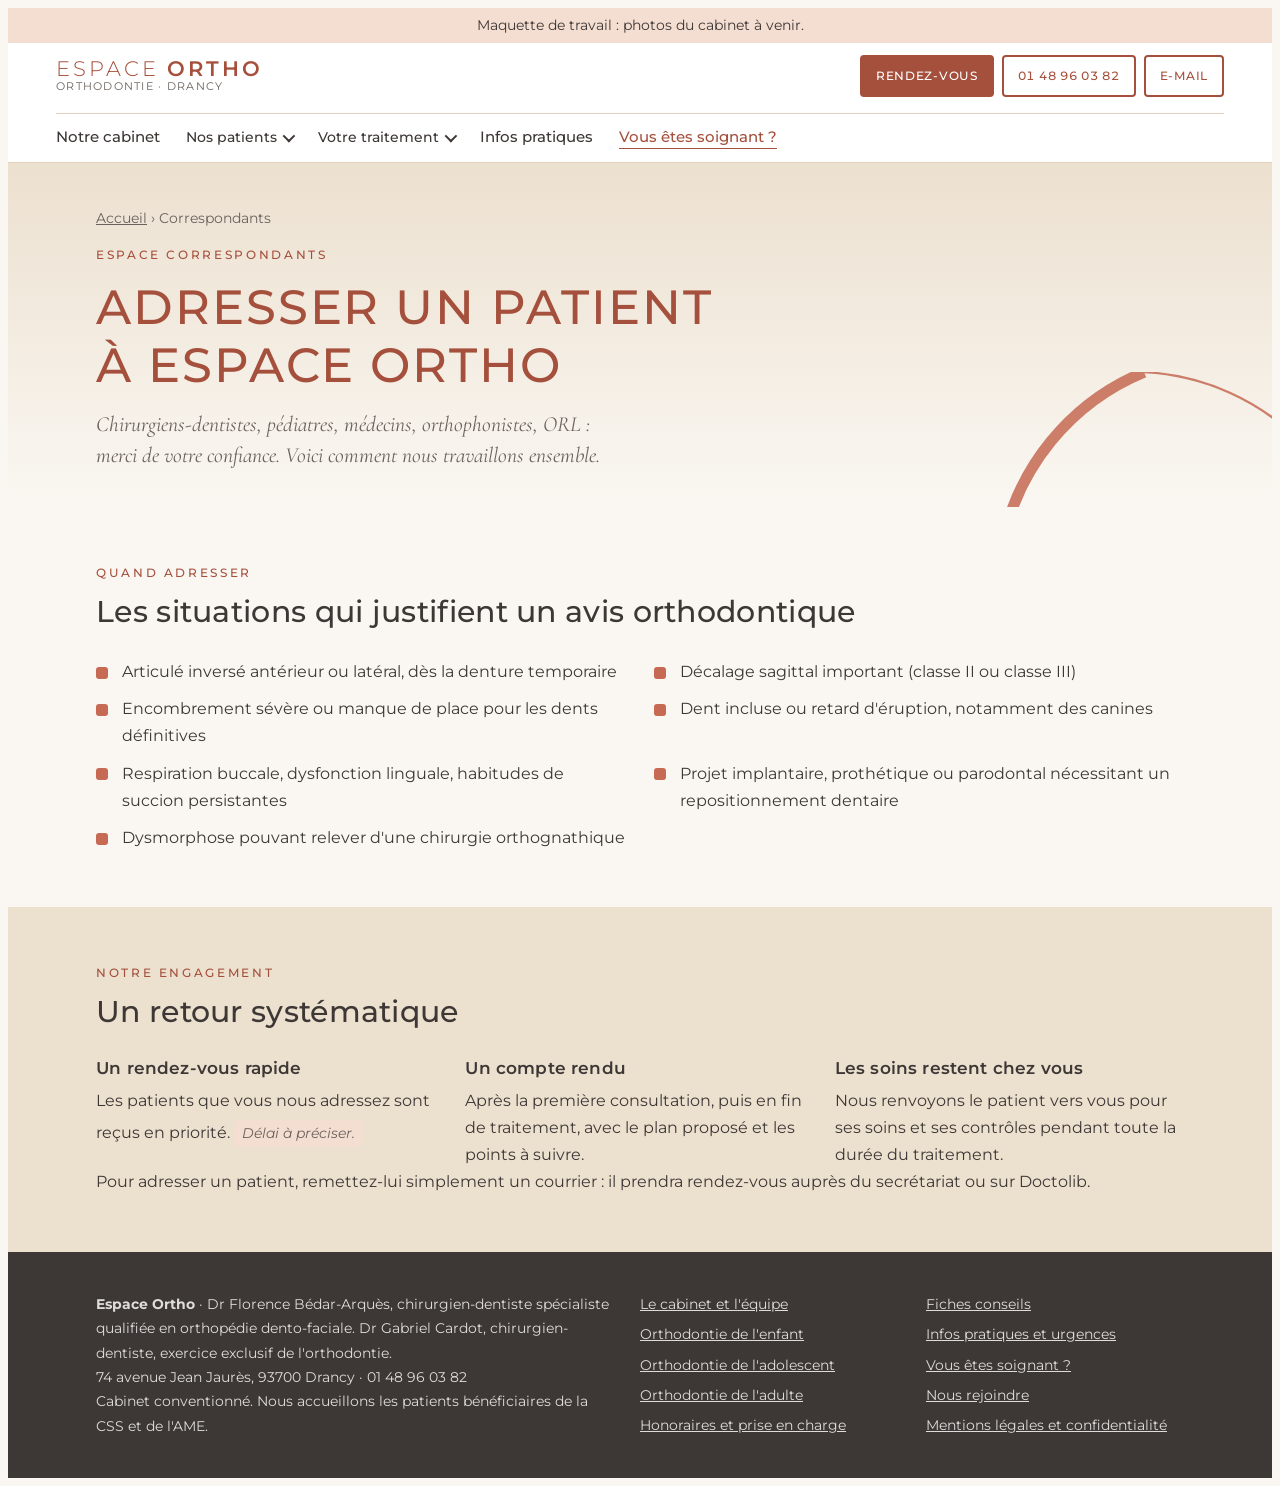
<file: correspondants.html>
<!doctype html>
<html lang="fr">
<head>
<meta charset="utf-8">
<meta name="robots" content="noindex">
<meta name="viewport" content="width=device-width, initial-scale=1, viewport-fit=cover">
<title>Espace correspondants · Espace Ortho</title>
<meta name="claude:viewport-fit-sides" content="cover">
<meta name="description" content="Adresser un patient au cabinet d'orthodontie Espace Ortho à Drancy : indications, contact, compte rendu.">
<link rel="preconnect" href="https://fonts.googleapis.com"><link rel="preconnect" href="https://fonts.gstatic.com" crossorigin><link rel="stylesheet" href="https://fonts.googleapis.com/css2?family=Montserrat:wght@300;400;500;600&family=Cormorant+Garamond:ital,wght@0,500;1,400;1,500&display=swap">
<link rel="stylesheet" href="style.css?v=202611261827">
</head>
<body>
<div class="proto">Maquette de travail : photos du cabinet à venir.</div>
<header class="site">
  <div class="wrap">
    <a class="brand" href="index.html" aria-label="Espace Ortho, accueil"><span class="wordmark"><span class="wm1">Espace</span> <span class="wm2">Ortho</span></span><small>Orthodontie · Drancy</small></a>
    <nav class="main" aria-label="Navigation principale"><a href="cabinet.html">Notre cabinet</a><details class="dd"><summary>Nos patients</summary><div class="dd-menu"><a href="enfants.html">Enfants</a><a href="adolescents.html">Adolescents</a><a href="adultes.html">Adultes</a></div></details><details class="dd"><summary>Votre traitement</summary><div class="dd-menu"><a href="votre-traitement.html">Étapes et honoraires</a><a href="fiches.html">Fiches conseils</a></div></details><a href="infos-pratiques.html">Infos pratiques</a><a href="correspondants.html" aria-current="page">Vous êtes soignant ?</a></nav>
    <div class="actions">
      <a class="btn primary sm" href="https://www.doctolib.fr/orthodontiste/drancy/florence-bedar-arques" target="_blank" rel="noopener">Rendez-vous</a>
      <a class="btn ghost sm" href="tel:+33148960382"><span class="num">01 48 96 03 82</span></a>
      <a class="btn ghost sm" href="mailto:espaceortho93@gmail.com">E-mail</a>
    </div>
    <details class="burger"><summary aria-label="Menu">Menu</summary><nav aria-label="Menu mobile"><a href="cabinet.html" class="mtop">Notre cabinet</a><details class="mgrp"><summary>Nos patients</summary><a href="enfants.html" class="msub">Enfants</a><a href="adolescents.html" class="msub">Adolescents</a><a href="adultes.html" class="msub">Adultes</a></details><details class="mgrp"><summary>Votre traitement</summary><a href="votre-traitement.html" class="msub">Étapes et honoraires</a><a href="fiches.html" class="msub">Fiches conseils</a></details><a href="infos-pratiques.html" class="mtop">Infos pratiques</a><a href="correspondants.html" aria-current="page" class="mtop">Vous êtes soignant ?</a></nav></details>
  </div>
</header>
<div class="mobilebar">
  <a class="btn primary sm" href="https://www.doctolib.fr/orthodontiste/drancy/florence-bedar-arques" target="_blank" rel="noopener">Rendez-vous</a>
  <a class="btn ghost sm" href="tel:+33148960382">Appeler</a>
  <a class="btn ghost sm" href="mailto:espaceortho93@gmail.com">E-mail</a>
</div>
<section class="phero"><div class="wrap">
  <nav class="crumb" aria-label="Fil d'Ariane"><a href="index.html">Accueil</a> <span aria-hidden="true">›</span> Correspondants</nav>
  <span class="eyebrow">Espace correspondants</span>
  <h1>Adresser un patient à Espace Ortho</h1>
  <p class="lead">Chirurgiens-dentistes, pédiatres, médecins, orthophonistes, ORL : merci de votre confiance. Voici comment nous travaillons ensemble.</p>
</div></section><section class="band"><div class="wrap"><div class="head"><span class="eyebrow">Quand adresser</span><h2>Les situations qui justifient un avis orthodontique</h2></div>
<ul class="signs">
  <li>Articulé inversé antérieur ou latéral, dès la denture temporaire</li>
  <li>Décalage sagittal important (classe II ou classe III)</li>
  <li>Encombrement sévère ou manque de place pour les dents définitives</li>
  <li>Dent incluse ou retard d'éruption, notamment des canines</li>
  <li>Respiration buccale, dysfonction linguale, habitudes de succion persistantes</li>
  <li>Projet implantaire, prothétique ou parodontal nécessitant un repositionnement dentaire</li>
  <li>Dysmorphose pouvant relever d'une chirurgie orthognathique</li>
</ul></div></section><section class="band tint"><div class="wrap"><div class="head"><span class="eyebrow">Notre engagement</span><h2>Un retour systématique</h2></div>
<div class="grid3">
  <div class="point"><h3>Un rendez-vous rapide</h3><p>Les patients que vous nous adressez sont reçus en priorité. <span class="todo">Délai à préciser.</span></p></div>
  <div class="point"><h3>Un compte rendu</h3><p>Après la première consultation, puis en fin de traitement, avec le plan proposé et les points à suivre.</p></div>
  <div class="point"><h3>Les soins restent chez vous</h3><p>Nous renvoyons le patient vers vous pour ses soins et ses contrôles pendant toute la durée du traitement.</p></div>
</div>
<p>Pour adresser un patient, remettez-lui simplement un courrier : il prendra rendez-vous auprès du secrétariat ou sur Doctolib.</p></div></section>
<footer>
  <div class="wrap">
    <div>
      <p><strong>Espace Ortho</strong> · Dr Florence Bédar-Arquès, chirurgien-dentiste spécialiste qualifiée en orthopédie dento-faciale. Dr Gabriel Cardot, chirurgien-dentiste, exercice exclusif de l'orthodontie.</p>
      <p>74 avenue Jean Jaurès, 93700 Drancy · 01 48 96 03 82</p>
      <p>Cabinet conventionné. Nous accueillons les patients bénéficiaires de la CSS et de l'AME.</p>
    </div>
    <ul>
      <li><a href="cabinet.html">Le cabinet et l'équipe</a></li>
      <li><a href="enfants.html">Orthodontie de l'enfant</a></li>
      <li><a href="adolescents.html">Orthodontie de l'adolescent</a></li>
      <li><a href="adultes.html">Orthodontie de l'adulte</a></li>
      <li><a href="votre-traitement.html">Honoraires et prise en charge</a></li>
    </ul>
    <ul>
      <li><a href="fiches.html">Fiches conseils</a></li>
      <li><a href="infos-pratiques.html">Infos pratiques et urgences</a></li>
      <li><a href="correspondants.html">Vous êtes soignant ?</a></li>
      <li><a href="recrutement.html">Nous rejoindre</a></li>
      <li><a href="mentions-legales.html">Mentions légales et confidentialité</a></li>
    </ul>
  </div>
</footer>
<script src="site.js?v=202611261827"></script>
</body>
</html>
</file>
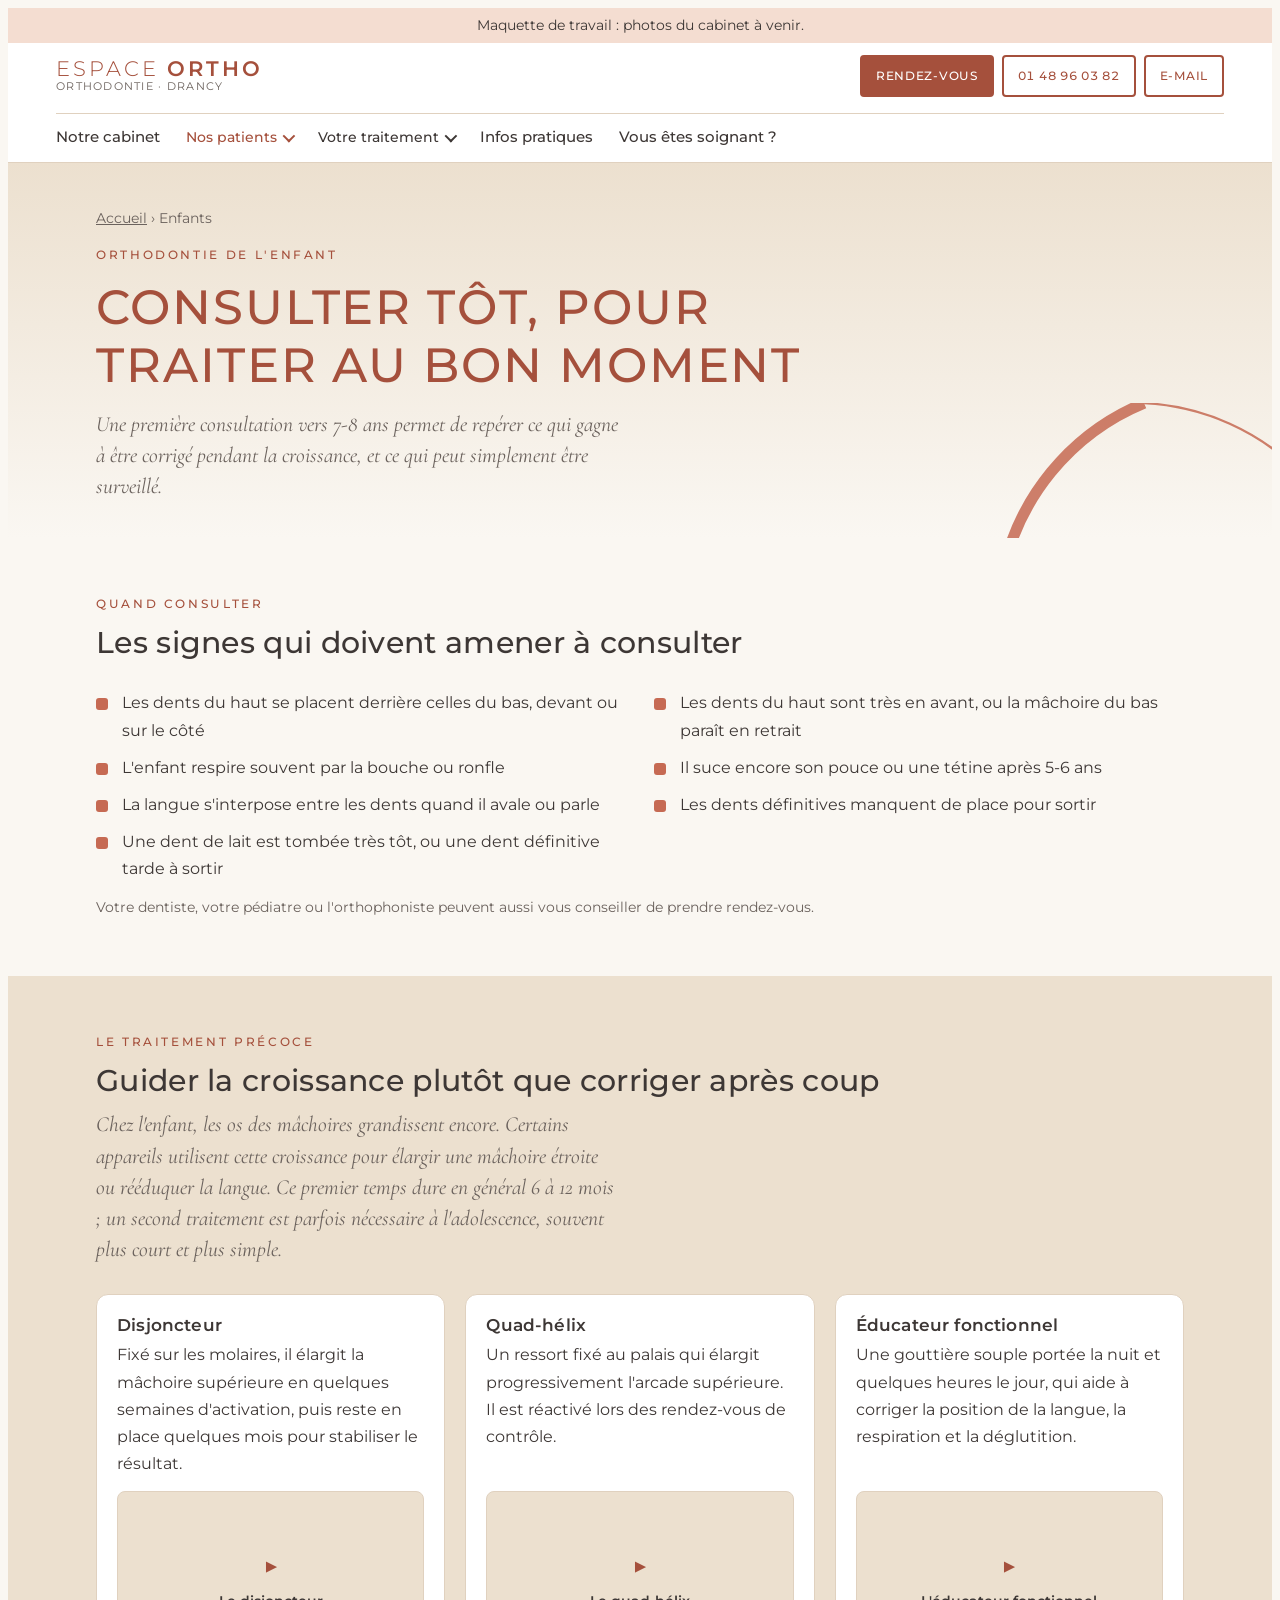
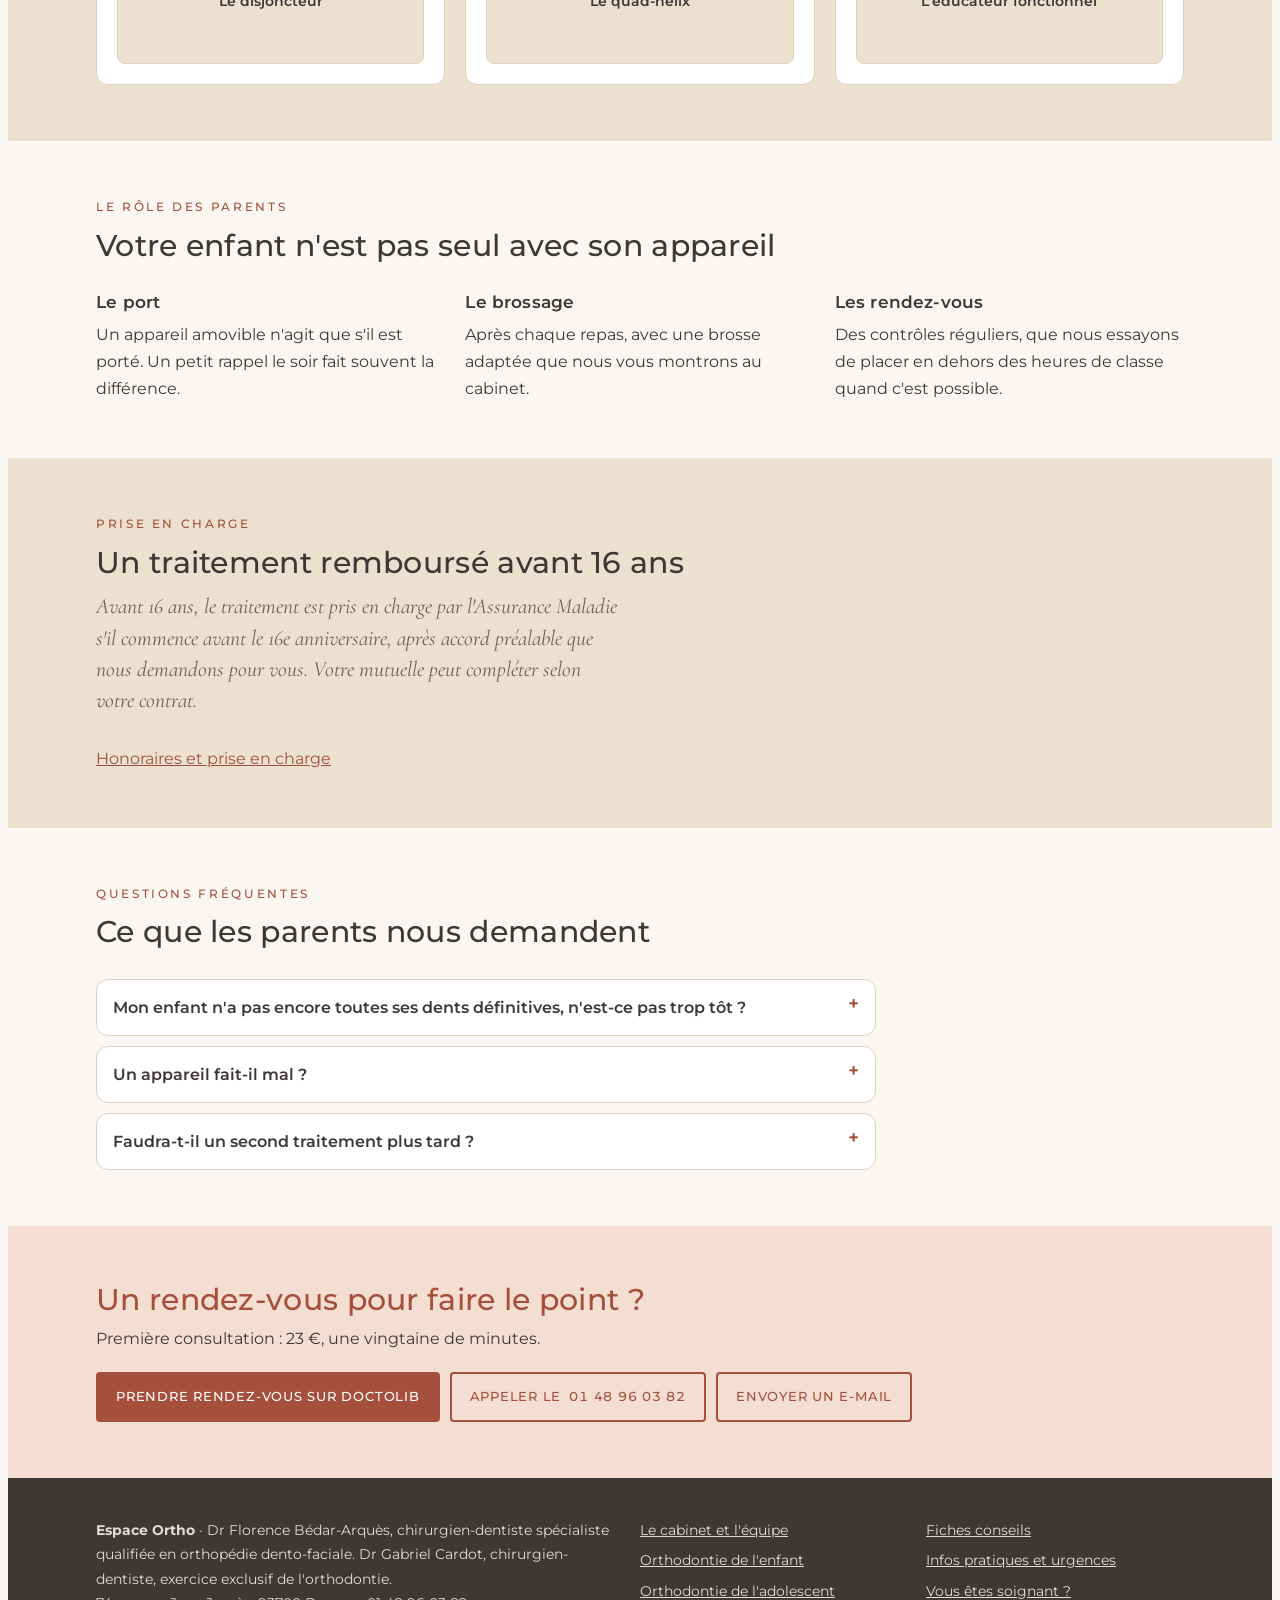
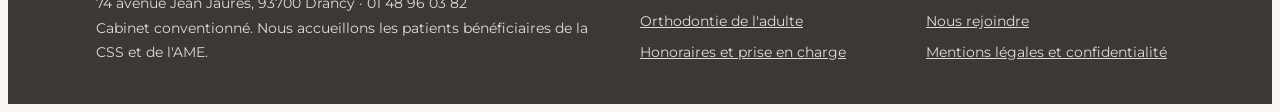
<file: enfants.html>
<!doctype html>
<html lang="fr">
<head>
<meta charset="utf-8">
<meta name="robots" content="noindex">
<meta name="viewport" content="width=device-width, initial-scale=1, viewport-fit=cover">
<title>Orthodontie de l'enfant · Espace Ortho</title>
<meta name="claude:viewport-fit-sides" content="cover">
<meta name="description" content="Orthodontie de l'enfant à Drancy : première consultation vers 7-8 ans, disjoncteur, quad-hélix, éducateur fonctionnel.">
<link rel="preconnect" href="https://fonts.googleapis.com"><link rel="preconnect" href="https://fonts.gstatic.com" crossorigin><link rel="stylesheet" href="https://fonts.googleapis.com/css2?family=Montserrat:wght@300;400;500;600&family=Cormorant+Garamond:ital,wght@0,500;1,400;1,500&display=swap">
<link rel="stylesheet" href="style.css?v=202611261827">
</head>
<body>
<div class="proto">Maquette de travail : photos du cabinet à venir.</div>
<header class="site">
  <div class="wrap">
    <a class="brand" href="index.html" aria-label="Espace Ortho, accueil"><span class="wordmark"><span class="wm1">Espace</span> <span class="wm2">Ortho</span></span><small>Orthodontie · Drancy</small></a>
    <nav class="main" aria-label="Navigation principale"><a href="cabinet.html">Notre cabinet</a><details class="dd"><summary class="on">Nos patients</summary><div class="dd-menu"><a href="enfants.html" aria-current="page">Enfants</a><a href="adolescents.html">Adolescents</a><a href="adultes.html">Adultes</a></div></details><details class="dd"><summary>Votre traitement</summary><div class="dd-menu"><a href="votre-traitement.html">Étapes et honoraires</a><a href="fiches.html">Fiches conseils</a></div></details><a href="infos-pratiques.html">Infos pratiques</a><a href="correspondants.html">Vous êtes soignant ?</a></nav>
    <div class="actions">
      <a class="btn primary sm" href="https://www.doctolib.fr/orthodontiste/drancy/florence-bedar-arques" target="_blank" rel="noopener">Rendez-vous</a>
      <a class="btn ghost sm" href="tel:+33148960382"><span class="num">01 48 96 03 82</span></a>
      <a class="btn ghost sm" href="mailto:espaceortho93@gmail.com">E-mail</a>
    </div>
    <details class="burger"><summary aria-label="Menu">Menu</summary><nav aria-label="Menu mobile"><a href="cabinet.html" class="mtop">Notre cabinet</a><details class="mgrp" open><summary>Nos patients</summary><a href="enfants.html" aria-current="page" class="msub">Enfants</a><a href="adolescents.html" class="msub">Adolescents</a><a href="adultes.html" class="msub">Adultes</a></details><details class="mgrp"><summary>Votre traitement</summary><a href="votre-traitement.html" class="msub">Étapes et honoraires</a><a href="fiches.html" class="msub">Fiches conseils</a></details><a href="infos-pratiques.html" class="mtop">Infos pratiques</a><a href="correspondants.html" class="mtop">Vous êtes soignant ?</a></nav></details>
  </div>
</header>
<div class="mobilebar">
  <a class="btn primary sm" href="https://www.doctolib.fr/orthodontiste/drancy/florence-bedar-arques" target="_blank" rel="noopener">Rendez-vous</a>
  <a class="btn ghost sm" href="tel:+33148960382">Appeler</a>
  <a class="btn ghost sm" href="mailto:espaceortho93@gmail.com">E-mail</a>
</div>
<section class="phero"><div class="wrap">
  <nav class="crumb" aria-label="Fil d'Ariane"><a href="index.html">Accueil</a> <span aria-hidden="true">›</span> Enfants</nav>
  <span class="eyebrow">Orthodontie de l'enfant</span>
  <h1>Consulter tôt, pour traiter au bon moment</h1>
  <p class="lead">Une première consultation vers 7-8 ans permet de repérer ce qui gagne à être corrigé pendant la croissance, et ce qui peut simplement être surveillé.</p>
</div></section><section class="band"><div class="wrap"><div class="head"><span class="eyebrow">Quand consulter</span><h2>Les signes qui doivent amener à consulter</h2></div>
<ul class="signs">
  <li>Les dents du haut se placent derrière celles du bas, devant ou sur le côté</li>
  <li>Les dents du haut sont très en avant, ou la mâchoire du bas paraît en retrait</li>
  <li>L'enfant respire souvent par la bouche ou ronfle</li>
  <li>Il suce encore son pouce ou une tétine après 5-6 ans</li>
  <li>La langue s'interpose entre les dents quand il avale ou parle</li>
  <li>Les dents définitives manquent de place pour sortir</li>
  <li>Une dent de lait est tombée très tôt, ou une dent définitive tarde à sortir</li>
</ul>
<p class="small">Votre dentiste, votre pédiatre ou l'orthophoniste peuvent aussi vous conseiller de prendre rendez-vous.</p></div></section><section class="band tint"><div class="wrap"><div class="head"><span class="eyebrow">Le traitement précoce</span><h2>Guider la croissance plutôt que corriger après coup</h2><p class="lead">Chez l'enfant, les os des mâchoires grandissent encore. Certains appareils utilisent cette croissance pour élargir une mâchoire étroite ou rééduquer la langue. Ce premier temps dure en général 6 à 12 mois ; un second traitement est parfois nécessaire à l'adolescence, souvent plus court et plus simple.</p></div><div class="devgrid"><article class="dev-card"><div class="dev-text"><h3>Disjoncteur</h3><p>Fixé sur les molaires, il élargit la mâchoire supérieure en quelques semaines d'activation, puis reste en place quelques mois pour stabiliser le résultat.</p></div><a class="video" href="https://www.youtube.com/watch?v=HlTmbpznaSA" target="_blank" rel="noopener"><span>▶</span>Le disjoncteur</a></article><article class="dev-card"><div class="dev-text"><h3>Quad-hélix</h3><p>Un ressort fixé au palais qui élargit progressivement l'arcade supérieure. Il est réactivé lors des rendez-vous de contrôle.</p></div><a class="video" href="https://www.youtube.com/watch?v=5AF26Nyr0gA" target="_blank" rel="noopener"><span>▶</span>Le quad-hélix</a></article><article class="dev-card"><div class="dev-text"><h3>Éducateur fonctionnel</h3><p>Une gouttière souple portée la nuit et quelques heures le jour, qui aide à corriger la position de la langue, la respiration et la déglutition.</p></div><a class="video" href="https://www.youtube.com/watch?v=DYmv4oxyeEY" target="_blank" rel="noopener"><span>▶</span>L'éducateur fonctionnel</a></article></div></div></section><section class="band"><div class="wrap"><div class="head"><span class="eyebrow">Le rôle des parents</span><h2>Votre enfant n'est pas seul avec son appareil</h2></div>
<div class="grid3">
  <div class="point"><h3>Le port</h3><p>Un appareil amovible n'agit que s'il est porté. Un petit rappel le soir fait souvent la différence.</p></div>
  <div class="point"><h3>Le brossage</h3><p>Après chaque repas, avec une brosse adaptée que nous vous montrons au cabinet.</p></div>
  <div class="point"><h3>Les rendez-vous</h3><p>Des contrôles réguliers, que nous essayons de placer en dehors des heures de classe quand c'est possible.</p></div>
</div></div></section><section class="band tint"><div class="wrap"><div class="head"><span class="eyebrow">Prise en charge</span><h2>Un traitement remboursé avant 16 ans</h2><p class="lead">Avant 16 ans, le traitement est pris en charge par l'Assurance Maladie s'il commence avant le 16e anniversaire, après accord préalable que nous demandons pour vous. Votre mutuelle peut compléter selon votre contrat.</p></div><p><a href="votre-traitement.html#honoraires">Honoraires et prise en charge</a></p></div></section><section class="band"><div class="wrap"><div class="head"><span class="eyebrow">Questions fréquentes</span><h2>Ce que les parents nous demandent</h2></div><div class="faq"><details><summary>Mon enfant n'a pas encore toutes ses dents définitives, n'est-ce pas trop tôt ?</summary><p>Non. Certains problèmes de croissance se traitent plus facilement avant que toutes les dents définitives soient sorties. La consultation permet de savoir s'il faut agir maintenant ou attendre.</p></details><details><summary>Un appareil fait-il mal ?</summary><p>Une gêne ou une sensation de pression est fréquente les premiers jours, puis disparaît. Les enfants s'habituent généralement vite.</p></details><details><summary>Faudra-t-il un second traitement plus tard ?</summary><p>Pas toujours. Quand c'est nécessaire, le second temps est souvent plus court grâce au travail fait pendant la croissance.</p></details></div></div></section><section class="band cta"><div class="wrap cta-in">
  <div><h2>Un rendez-vous pour faire le point ?</h2><p>Première consultation : 23 €, une vingtaine de minutes.</p></div>
  <div class="actions"><a class="btn primary" href="https://www.doctolib.fr/orthodontiste/drancy/florence-bedar-arques" target="_blank" rel="noopener">Prendre rendez-vous sur Doctolib</a><a class="btn ghost" href="tel:+33148960382">Appeler le <span class="num">01 48 96 03 82</span></a><a class="btn ghost" href="mailto:espaceortho93@gmail.com">Envoyer un e-mail</a></div>
</div></section>
<footer>
  <div class="wrap">
    <div>
      <p><strong>Espace Ortho</strong> · Dr Florence Bédar-Arquès, chirurgien-dentiste spécialiste qualifiée en orthopédie dento-faciale. Dr Gabriel Cardot, chirurgien-dentiste, exercice exclusif de l'orthodontie.</p>
      <p>74 avenue Jean Jaurès, 93700 Drancy · 01 48 96 03 82</p>
      <p>Cabinet conventionné. Nous accueillons les patients bénéficiaires de la CSS et de l'AME.</p>
    </div>
    <ul>
      <li><a href="cabinet.html">Le cabinet et l'équipe</a></li>
      <li><a href="enfants.html">Orthodontie de l'enfant</a></li>
      <li><a href="adolescents.html">Orthodontie de l'adolescent</a></li>
      <li><a href="adultes.html">Orthodontie de l'adulte</a></li>
      <li><a href="votre-traitement.html">Honoraires et prise en charge</a></li>
    </ul>
    <ul>
      <li><a href="fiches.html">Fiches conseils</a></li>
      <li><a href="infos-pratiques.html">Infos pratiques et urgences</a></li>
      <li><a href="correspondants.html">Vous êtes soignant ?</a></li>
      <li><a href="recrutement.html">Nous rejoindre</a></li>
      <li><a href="mentions-legales.html">Mentions légales et confidentialité</a></li>
    </ul>
  </div>
</footer>
<script src="site.js?v=202611261827"></script>
</body>
</html>
</file>
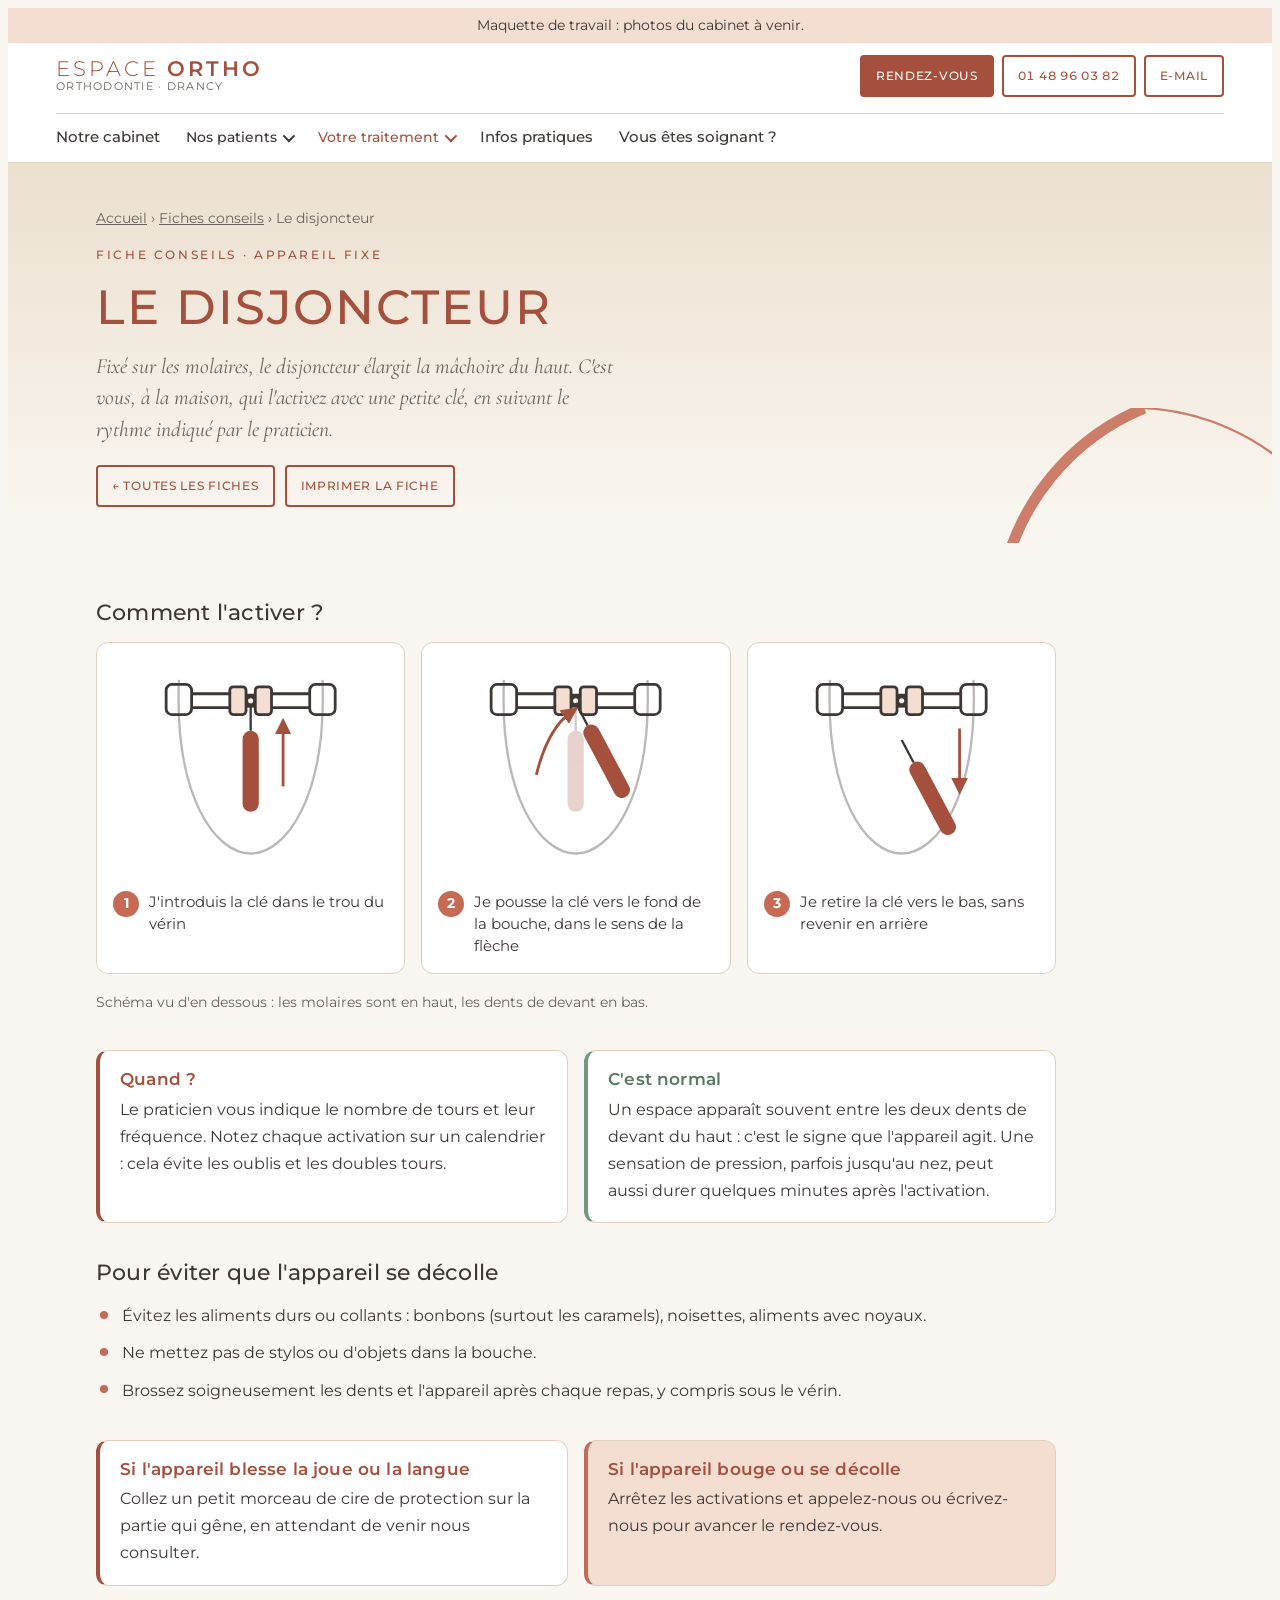
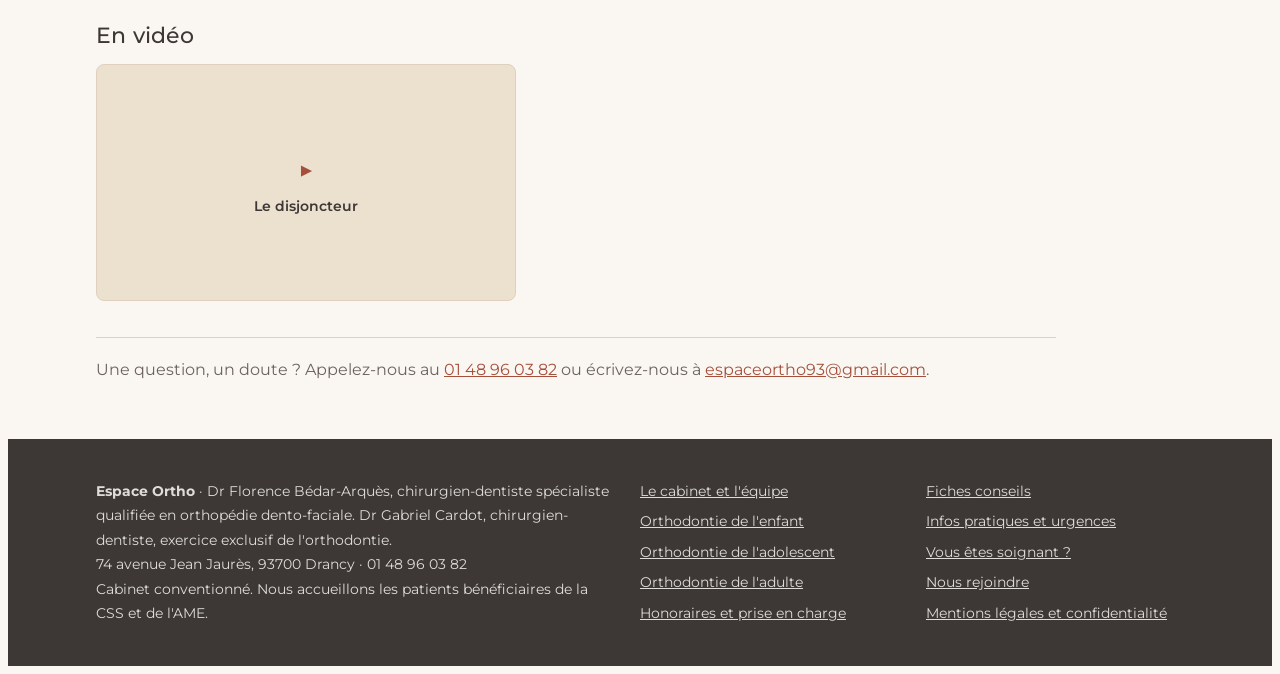
<file: fiche-disjoncteur.html>
<!doctype html>
<html lang="fr">
<head>
<meta charset="utf-8">
<meta name="robots" content="noindex">
<meta name="viewport" content="width=device-width, initial-scale=1, viewport-fit=cover">
<title>Le disjoncteur · Fiche conseils · Espace Ortho</title>
<meta name="claude:viewport-fit-sides" content="cover">
<meta name="description" content="Fiche conseils Espace Ortho : Activer l'appareil avec la clé, au bon rythme, et le garder en bon état.">
<link rel="preconnect" href="https://fonts.googleapis.com"><link rel="preconnect" href="https://fonts.gstatic.com" crossorigin><link rel="stylesheet" href="https://fonts.googleapis.com/css2?family=Montserrat:wght@300;400;500;600&family=Cormorant+Garamond:ital,wght@0,500;1,400;1,500&display=swap">
<link rel="stylesheet" href="style.css?v=202611261827">
</head>
<body>
<div class="proto">Maquette de travail : photos du cabinet à venir.</div>
<header class="site">
  <div class="wrap">
    <a class="brand" href="index.html" aria-label="Espace Ortho, accueil"><span class="wordmark"><span class="wm1">Espace</span> <span class="wm2">Ortho</span></span><small>Orthodontie · Drancy</small></a>
    <nav class="main" aria-label="Navigation principale"><a href="cabinet.html">Notre cabinet</a><details class="dd"><summary>Nos patients</summary><div class="dd-menu"><a href="enfants.html">Enfants</a><a href="adolescents.html">Adolescents</a><a href="adultes.html">Adultes</a></div></details><details class="dd"><summary class="on">Votre traitement</summary><div class="dd-menu"><a href="votre-traitement.html">Étapes et honoraires</a><a href="fiches.html">Fiches conseils</a></div></details><a href="infos-pratiques.html">Infos pratiques</a><a href="correspondants.html">Vous êtes soignant ?</a></nav>
    <div class="actions">
      <a class="btn primary sm" href="https://www.doctolib.fr/orthodontiste/drancy/florence-bedar-arques" target="_blank" rel="noopener">Rendez-vous</a>
      <a class="btn ghost sm" href="tel:+33148960382"><span class="num">01 48 96 03 82</span></a>
      <a class="btn ghost sm" href="mailto:espaceortho93@gmail.com">E-mail</a>
    </div>
    <details class="burger"><summary aria-label="Menu">Menu</summary><nav aria-label="Menu mobile"><a href="cabinet.html" class="mtop">Notre cabinet</a><details class="mgrp"><summary>Nos patients</summary><a href="enfants.html" class="msub">Enfants</a><a href="adolescents.html" class="msub">Adolescents</a><a href="adultes.html" class="msub">Adultes</a></details><details class="mgrp" open><summary>Votre traitement</summary><a href="votre-traitement.html" class="msub">Étapes et honoraires</a><a href="fiches.html" class="msub">Fiches conseils</a></details><a href="infos-pratiques.html" class="mtop">Infos pratiques</a><a href="correspondants.html" class="mtop">Vous êtes soignant ?</a></nav></details>
  </div>
</header>
<div class="mobilebar">
  <a class="btn primary sm" href="https://www.doctolib.fr/orthodontiste/drancy/florence-bedar-arques" target="_blank" rel="noopener">Rendez-vous</a>
  <a class="btn ghost sm" href="tel:+33148960382">Appeler</a>
  <a class="btn ghost sm" href="mailto:espaceortho93@gmail.com">E-mail</a>
</div>
<section class="phero"><div class="wrap">
  <p class="print-brand">Espace Ortho · Orthodontie · 74 avenue Jean Jaurès, Drancy</p>
  <nav class="crumb" aria-label="Fil d'Ariane"><a href="index.html">Accueil</a> <span aria-hidden="true">›</span> <a href="fiches.html">Fiches conseils</a> <span aria-hidden="true">›</span> Le disjoncteur</nav>
  <span class="eyebrow">Fiche conseils · Appareil fixe</span>
  <h1>Le disjoncteur</h1>
  <p class="lead">Fixé sur les molaires, le disjoncteur élargit la mâchoire du haut. C'est vous, à la maison, qui l'activez avec une petite clé, en suivant le rythme indiqué par le praticien.</p>
  <div class="fiche-tools"><a class="btn ghost sm" href="fiches.html">← Toutes les fiches</a><button class="btn ghost sm" type="button" onclick="window.print()">Imprimer la fiche</button></div>
</div></section><section class="band"><div class="wrap"><div class="fiche"><div class="fiche-sec"><h2>Comment l'activer ?</h2><div class="steps-fig"><figure class="step-fig"><svg viewBox="0 0 200 190" role="img" aria-label="J'introduis la clé dans le trou du vérin"><marker id="ah" viewBox="0 0 10 10" refX="5" refY="5" markerWidth="6" markerHeight="6" orient="auto-start-reverse"><path d="M0 0 L10 5 L0 10 z" fill="var(--accent)"/></marker><path d="M38 18 C34 120 70 168 100 168 C130 168 166 120 162 18" fill="none" stroke="currentColor" stroke-width="2" opacity=".35"/><rect x="27" y="22" width="22" height="26" rx="5" fill="none" stroke="currentColor" stroke-width="2.4"/><rect x="151" y="22" width="22" height="26" rx="5" fill="none" stroke="currentColor" stroke-width="2.4"/><path d="M49 30 H82 M49 42 H82 M118 30 H151 M118 42 H151" stroke="currentColor" stroke-width="2.4"/><rect x="82" y="24" width="14" height="24" rx="3" fill="var(--warm-soft)" stroke="currentColor" stroke-width="2.4"/><rect x="104" y="24" width="14" height="24" rx="3" fill="var(--warm-soft)" stroke="currentColor" stroke-width="2.4"/><rect x="96" y="30" width="8" height="12" fill="currentColor"/><circle cx="100" cy="36" r="2.2" fill="var(--bg)"/><g transform="translate(100 40) rotate(0)" opacity="1"><path d="M0 0 V22" stroke="currentColor" stroke-width="2"/><rect x="-7" y="22" width="14" height="70" rx="7" fill="var(--accent)"/></g><path d="M128 110 V58" stroke="var(--accent)" stroke-width="2.4" marker-end="url(#ah)" fill="none"/></svg><figcaption><span>1</span>J'introduis la clé dans le trou du vérin</figcaption></figure><figure class="step-fig"><svg viewBox="0 0 200 190" role="img" aria-label="Je pousse la clé vers le fond de la bouche, dans le sens de la flèche"><marker id="ah" viewBox="0 0 10 10" refX="5" refY="5" markerWidth="6" markerHeight="6" orient="auto-start-reverse"><path d="M0 0 L10 5 L0 10 z" fill="var(--accent)"/></marker><path d="M38 18 C34 120 70 168 100 168 C130 168 166 120 162 18" fill="none" stroke="currentColor" stroke-width="2" opacity=".35"/><rect x="27" y="22" width="22" height="26" rx="5" fill="none" stroke="currentColor" stroke-width="2.4"/><rect x="151" y="22" width="22" height="26" rx="5" fill="none" stroke="currentColor" stroke-width="2.4"/><path d="M49 30 H82 M49 42 H82 M118 30 H151 M118 42 H151" stroke="currentColor" stroke-width="2.4"/><rect x="82" y="24" width="14" height="24" rx="3" fill="var(--warm-soft)" stroke="currentColor" stroke-width="2.4"/><rect x="104" y="24" width="14" height="24" rx="3" fill="var(--warm-soft)" stroke="currentColor" stroke-width="2.4"/><rect x="96" y="30" width="8" height="12" fill="currentColor"/><circle cx="100" cy="36" r="2.2" fill="var(--bg)"/><g transform="translate(100 40) rotate(0)" opacity="0.25"><path d="M0 0 V22" stroke="currentColor" stroke-width="2"/><rect x="-7" y="22" width="14" height="70" rx="7" fill="var(--accent)"/></g><g transform="translate(100 38) rotate(-28)" opacity="1"><path d="M0 0 V22" stroke="currentColor" stroke-width="2"/><rect x="-7" y="22" width="14" height="70" rx="7" fill="var(--accent)"/></g><path d="M66 100 Q76 60 96 46" stroke="var(--accent)" stroke-width="2.4" marker-end="url(#ah)" fill="none"/></svg><figcaption><span>2</span>Je pousse la clé vers le fond de la bouche, dans le sens de la flèche</figcaption></figure><figure class="step-fig"><svg viewBox="0 0 200 190" role="img" aria-label="Je retire la clé vers le bas, sans revenir en arrière"><marker id="ah" viewBox="0 0 10 10" refX="5" refY="5" markerWidth="6" markerHeight="6" orient="auto-start-reverse"><path d="M0 0 L10 5 L0 10 z" fill="var(--accent)"/></marker><path d="M38 18 C34 120 70 168 100 168 C130 168 166 120 162 18" fill="none" stroke="currentColor" stroke-width="2" opacity=".35"/><rect x="27" y="22" width="22" height="26" rx="5" fill="none" stroke="currentColor" stroke-width="2.4"/><rect x="151" y="22" width="22" height="26" rx="5" fill="none" stroke="currentColor" stroke-width="2.4"/><path d="M49 30 H82 M49 42 H82 M118 30 H151 M118 42 H151" stroke="currentColor" stroke-width="2.4"/><rect x="82" y="24" width="14" height="24" rx="3" fill="var(--warm-soft)" stroke="currentColor" stroke-width="2.4"/><rect x="104" y="24" width="14" height="24" rx="3" fill="var(--warm-soft)" stroke="currentColor" stroke-width="2.4"/><rect x="96" y="30" width="8" height="12" fill="currentColor"/><circle cx="100" cy="36" r="2.2" fill="var(--bg)"/><g transform="translate(100 70) rotate(-28)" opacity="1"><path d="M0 0 V22" stroke="currentColor" stroke-width="2"/><rect x="-7" y="22" width="14" height="70" rx="7" fill="var(--accent)"/></g><path d="M150 60 V110" stroke="var(--accent)" stroke-width="2.4" marker-end="url(#ah)" fill="none"/></svg><figcaption><span>3</span>Je retire la clé vers le bas, sans revenir en arrière</figcaption></figure></div><p class="fig-note">Schéma vu d'en dessous : les molaires sont en haut, les dents de devant en bas.</p></div><div class="fiche-grid"><div class="callout "><h3>Quand ?</h3><p>Le praticien vous indique le nombre de tours et leur fréquence. Notez chaque activation sur un calendrier : cela évite les oublis et les doubles tours.</p></div><div class="callout ok"><h3>C'est normal</h3><p>Un espace apparaît souvent entre les deux dents de devant du haut : c'est le signe que l'appareil agit. Une sensation de pression, parfois jusqu'au nez, peut aussi durer quelques minutes après l'activation.</p></div></div><div class="fiche-sec"><h2>Pour éviter que l'appareil se décolle</h2><ul class="fiche-list "><li>Évitez les aliments durs ou collants : bonbons (surtout les caramels), noisettes, aliments avec noyaux.</li><li>Ne mettez pas de stylos ou d'objets dans la bouche.</li><li>Brossez soigneusement les dents et l'appareil après chaque repas, y compris sous le vérin.</li></ul></div><div class="fiche-grid"><div class="callout "><h3>Si l'appareil blesse la joue ou la langue</h3><p>Collez un petit morceau de cire de protection sur la partie qui gêne, en attendant de venir nous consulter.</p></div><div class="callout warn"><h3>Si l'appareil bouge ou se décolle</h3><p>Arrêtez les activations et appelez-nous ou écrivez-nous pour avancer le rendez-vous.</p></div></div><div class="fiche-sec"><h2>En vidéo</h2><a class="video" href="https://www.youtube.com/watch?v=HlTmbpznaSA" target="_blank" rel="noopener"><span>▶</span>Le disjoncteur</a></div><p class="fiche-contact">Une question, un doute ? Appelez-nous au <a href="tel:+33148960382">01 48 96 03 82</a> ou écrivez-nous à <a href="mailto:espaceortho93@gmail.com">espaceortho93@gmail.com</a>.</p></div></div></section>
<footer>
  <div class="wrap">
    <div>
      <p><strong>Espace Ortho</strong> · Dr Florence Bédar-Arquès, chirurgien-dentiste spécialiste qualifiée en orthopédie dento-faciale. Dr Gabriel Cardot, chirurgien-dentiste, exercice exclusif de l'orthodontie.</p>
      <p>74 avenue Jean Jaurès, 93700 Drancy · 01 48 96 03 82</p>
      <p>Cabinet conventionné. Nous accueillons les patients bénéficiaires de la CSS et de l'AME.</p>
    </div>
    <ul>
      <li><a href="cabinet.html">Le cabinet et l'équipe</a></li>
      <li><a href="enfants.html">Orthodontie de l'enfant</a></li>
      <li><a href="adolescents.html">Orthodontie de l'adolescent</a></li>
      <li><a href="adultes.html">Orthodontie de l'adulte</a></li>
      <li><a href="votre-traitement.html">Honoraires et prise en charge</a></li>
    </ul>
    <ul>
      <li><a href="fiches.html">Fiches conseils</a></li>
      <li><a href="infos-pratiques.html">Infos pratiques et urgences</a></li>
      <li><a href="correspondants.html">Vous êtes soignant ?</a></li>
      <li><a href="recrutement.html">Nous rejoindre</a></li>
      <li><a href="mentions-legales.html">Mentions légales et confidentialité</a></li>
    </ul>
  </div>
</footer>
<script src="site.js?v=202611261827"></script>
</body>
</html>
</file>
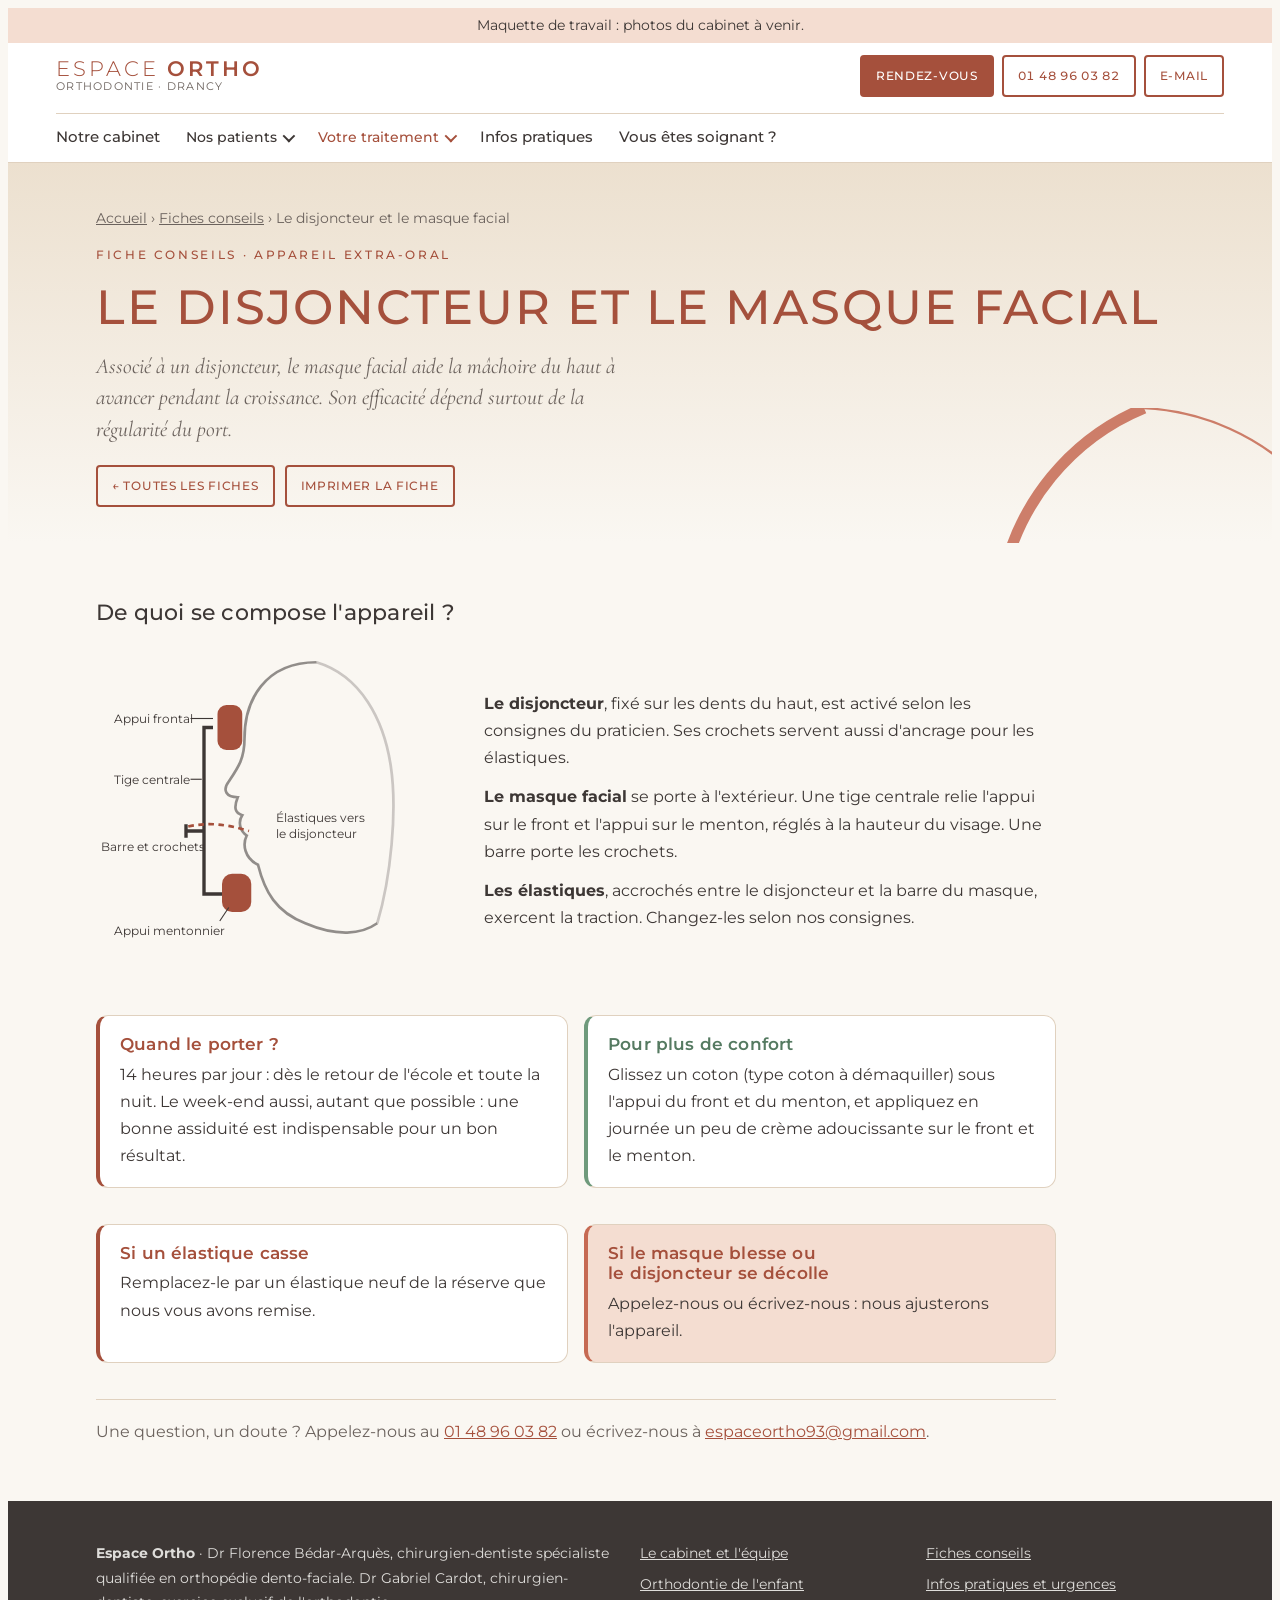
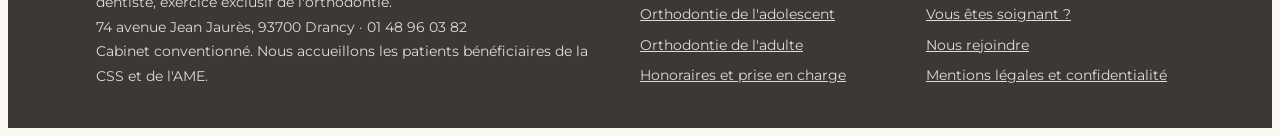
<file: fiche-masque-facial.html>
<!doctype html>
<html lang="fr">
<head>
<meta charset="utf-8">
<meta name="robots" content="noindex">
<meta name="viewport" content="width=device-width, initial-scale=1, viewport-fit=cover">
<title>Le disjoncteur et le masque facial · Fiche conseils · Espace Ortho</title>
<meta name="claude:viewport-fit-sides" content="cover">
<meta name="description" content="Fiche conseils Espace Ortho : Composition de l'appareil, durée de port et conseils de confort.">
<link rel="preconnect" href="https://fonts.googleapis.com"><link rel="preconnect" href="https://fonts.gstatic.com" crossorigin><link rel="stylesheet" href="https://fonts.googleapis.com/css2?family=Montserrat:wght@300;400;500;600&family=Cormorant+Garamond:ital,wght@0,500;1,400;1,500&display=swap">
<link rel="stylesheet" href="style.css?v=202611261827">
</head>
<body>
<div class="proto">Maquette de travail : photos du cabinet à venir.</div>
<header class="site">
  <div class="wrap">
    <a class="brand" href="index.html" aria-label="Espace Ortho, accueil"><span class="wordmark"><span class="wm1">Espace</span> <span class="wm2">Ortho</span></span><small>Orthodontie · Drancy</small></a>
    <nav class="main" aria-label="Navigation principale"><a href="cabinet.html">Notre cabinet</a><details class="dd"><summary>Nos patients</summary><div class="dd-menu"><a href="enfants.html">Enfants</a><a href="adolescents.html">Adolescents</a><a href="adultes.html">Adultes</a></div></details><details class="dd"><summary class="on">Votre traitement</summary><div class="dd-menu"><a href="votre-traitement.html">Étapes et honoraires</a><a href="fiches.html">Fiches conseils</a></div></details><a href="infos-pratiques.html">Infos pratiques</a><a href="correspondants.html">Vous êtes soignant ?</a></nav>
    <div class="actions">
      <a class="btn primary sm" href="https://www.doctolib.fr/orthodontiste/drancy/florence-bedar-arques" target="_blank" rel="noopener">Rendez-vous</a>
      <a class="btn ghost sm" href="tel:+33148960382"><span class="num">01 48 96 03 82</span></a>
      <a class="btn ghost sm" href="mailto:espaceortho93@gmail.com">E-mail</a>
    </div>
    <details class="burger"><summary aria-label="Menu">Menu</summary><nav aria-label="Menu mobile"><a href="cabinet.html" class="mtop">Notre cabinet</a><details class="mgrp"><summary>Nos patients</summary><a href="enfants.html" class="msub">Enfants</a><a href="adolescents.html" class="msub">Adolescents</a><a href="adultes.html" class="msub">Adultes</a></details><details class="mgrp" open><summary>Votre traitement</summary><a href="votre-traitement.html" class="msub">Étapes et honoraires</a><a href="fiches.html" class="msub">Fiches conseils</a></details><a href="infos-pratiques.html" class="mtop">Infos pratiques</a><a href="correspondants.html" class="mtop">Vous êtes soignant ?</a></nav></details>
  </div>
</header>
<div class="mobilebar">
  <a class="btn primary sm" href="https://www.doctolib.fr/orthodontiste/drancy/florence-bedar-arques" target="_blank" rel="noopener">Rendez-vous</a>
  <a class="btn ghost sm" href="tel:+33148960382">Appeler</a>
  <a class="btn ghost sm" href="mailto:espaceortho93@gmail.com">E-mail</a>
</div>
<section class="phero"><div class="wrap">
  <p class="print-brand">Espace Ortho · Orthodontie · 74 avenue Jean Jaurès, Drancy</p>
  <nav class="crumb" aria-label="Fil d'Ariane"><a href="index.html">Accueil</a> <span aria-hidden="true">›</span> <a href="fiches.html">Fiches conseils</a> <span aria-hidden="true">›</span> Le disjoncteur et le masque facial</nav>
  <span class="eyebrow">Fiche conseils · Appareil extra-oral</span>
  <h1>Le disjoncteur et le masque facial</h1>
  <p class="lead">Associé à un disjoncteur, le masque facial aide la mâchoire du haut à avancer pendant la croissance. Son efficacité dépend surtout de la régularité du port.</p>
  <div class="fiche-tools"><a class="btn ghost sm" href="fiches.html">← Toutes les fiches</a><button class="btn ghost sm" type="button" onclick="window.print()">Imprimer la fiche</button></div>
</div></section><section class="band"><div class="wrap"><div class="fiche"><div class="fiche-sec"><h2>De quoi se compose l'appareil ?</h2><div class="mask-wrap"><svg class="mask-fig" viewBox="0 0 320 300" role="img" aria-label="Schéma du masque facial porté de profil : appui frontal, tige centrale, barre avec crochets, élastiques vers le disjoncteur, appui mentonnier">
<path d="M196 18 C150 18 132 52 132 86 C132 104 126 112 118 124 C112 132 116 138 126 138 C122 148 124 152 130 154 C126 160 128 168 134 172 C130 180 132 192 144 198 C150 222 160 240 186 250 C214 262 236 260 250 250" fill="none" stroke="currentColor" stroke-width="2.4" opacity=".55"/>
<path d="M250 250 C262 210 268 150 262 110 C256 70 236 30 196 18" fill="none" stroke="currentColor" stroke-width="2.4" opacity=".25"/>
<rect x="108" y="56" width="22" height="40" rx="8" fill="var(--accent)"/>
<rect x="112" y="206" width="26" height="34" rx="9" fill="var(--accent)"/>
<path d="M104 76 H96 V224 H112" fill="none" stroke="currentColor" stroke-width="3"/>
<path d="M96 168 H80 M80 162 v12" stroke="currentColor" stroke-width="3" fill="none"/>
<path d="M82 164 C100 160 116 162 136 168" stroke="var(--accent)" stroke-width="2.4" fill="none" stroke-dasharray="5 4"/>
<g font-family="Montserrat, sans-serif" font-size="11" fill="currentColor">
<text x="16" y="72">Appui frontal</text><path d="M84 68 H104" stroke="currentColor" stroke-width="1"/>
<text x="16" y="126">Tige centrale</text><path d="M84 122 H94" stroke="currentColor" stroke-width="1"/>
<text x="4" y="186">Barre et crochets</text>
<text x="160" y="160">Élastiques vers</text><text x="160" y="174">le disjoncteur</text>
<text x="16" y="260">Appui mentonnier</text><path d="M110 248 L118 236" stroke="currentColor" stroke-width="1"/>
</g></svg><div class="prose"><p><strong>Le disjoncteur</strong>, fixé sur les dents du haut, est activé selon les consignes du praticien. Ses crochets servent aussi d'ancrage pour les élastiques.</p><p><strong>Le masque facial</strong> se porte à l'extérieur. Une tige centrale relie l'appui sur le front et l'appui sur le menton, réglés à la hauteur du visage. Une barre porte les crochets.</p><p><strong>Les élastiques</strong>, accrochés entre le disjoncteur et la barre du masque, exercent la traction. Changez-les selon nos consignes.</p></div></div></div><div class="fiche-grid"><div class="callout "><h3>Quand le porter ?</h3><p>14 heures par jour : dès le retour de l'école et toute la nuit. Le week-end aussi, autant que possible : une bonne assiduité est indispensable pour un bon résultat.</p></div><div class="callout ok"><h3>Pour plus de confort</h3><p>Glissez un coton (type coton à démaquiller) sous l'appui du front et du menton, et appliquez en journée un peu de crème adoucissante sur le front et le menton.</p></div></div><div class="fiche-grid"><div class="callout "><h3>Si un élastique casse</h3><p>Remplacez-le par un élastique neuf de la réserve que nous vous avons remise.</p></div><div class="callout warn"><h3>Si le masque blesse ou le disjoncteur se décolle</h3><p>Appelez-nous ou écrivez-nous : nous ajusterons l'appareil.</p></div></div><p class="fiche-contact">Une question, un doute ? Appelez-nous au <a href="tel:+33148960382">01 48 96 03 82</a> ou écrivez-nous à <a href="mailto:espaceortho93@gmail.com">espaceortho93@gmail.com</a>.</p></div></div></section>
<footer>
  <div class="wrap">
    <div>
      <p><strong>Espace Ortho</strong> · Dr Florence Bédar-Arquès, chirurgien-dentiste spécialiste qualifiée en orthopédie dento-faciale. Dr Gabriel Cardot, chirurgien-dentiste, exercice exclusif de l'orthodontie.</p>
      <p>74 avenue Jean Jaurès, 93700 Drancy · 01 48 96 03 82</p>
      <p>Cabinet conventionné. Nous accueillons les patients bénéficiaires de la CSS et de l'AME.</p>
    </div>
    <ul>
      <li><a href="cabinet.html">Le cabinet et l'équipe</a></li>
      <li><a href="enfants.html">Orthodontie de l'enfant</a></li>
      <li><a href="adolescents.html">Orthodontie de l'adolescent</a></li>
      <li><a href="adultes.html">Orthodontie de l'adulte</a></li>
      <li><a href="votre-traitement.html">Honoraires et prise en charge</a></li>
    </ul>
    <ul>
      <li><a href="fiches.html">Fiches conseils</a></li>
      <li><a href="infos-pratiques.html">Infos pratiques et urgences</a></li>
      <li><a href="correspondants.html">Vous êtes soignant ?</a></li>
      <li><a href="recrutement.html">Nous rejoindre</a></li>
      <li><a href="mentions-legales.html">Mentions légales et confidentialité</a></li>
    </ul>
  </div>
</footer>
<script src="site.js?v=202611261827"></script>
</body>
</html>
</file>
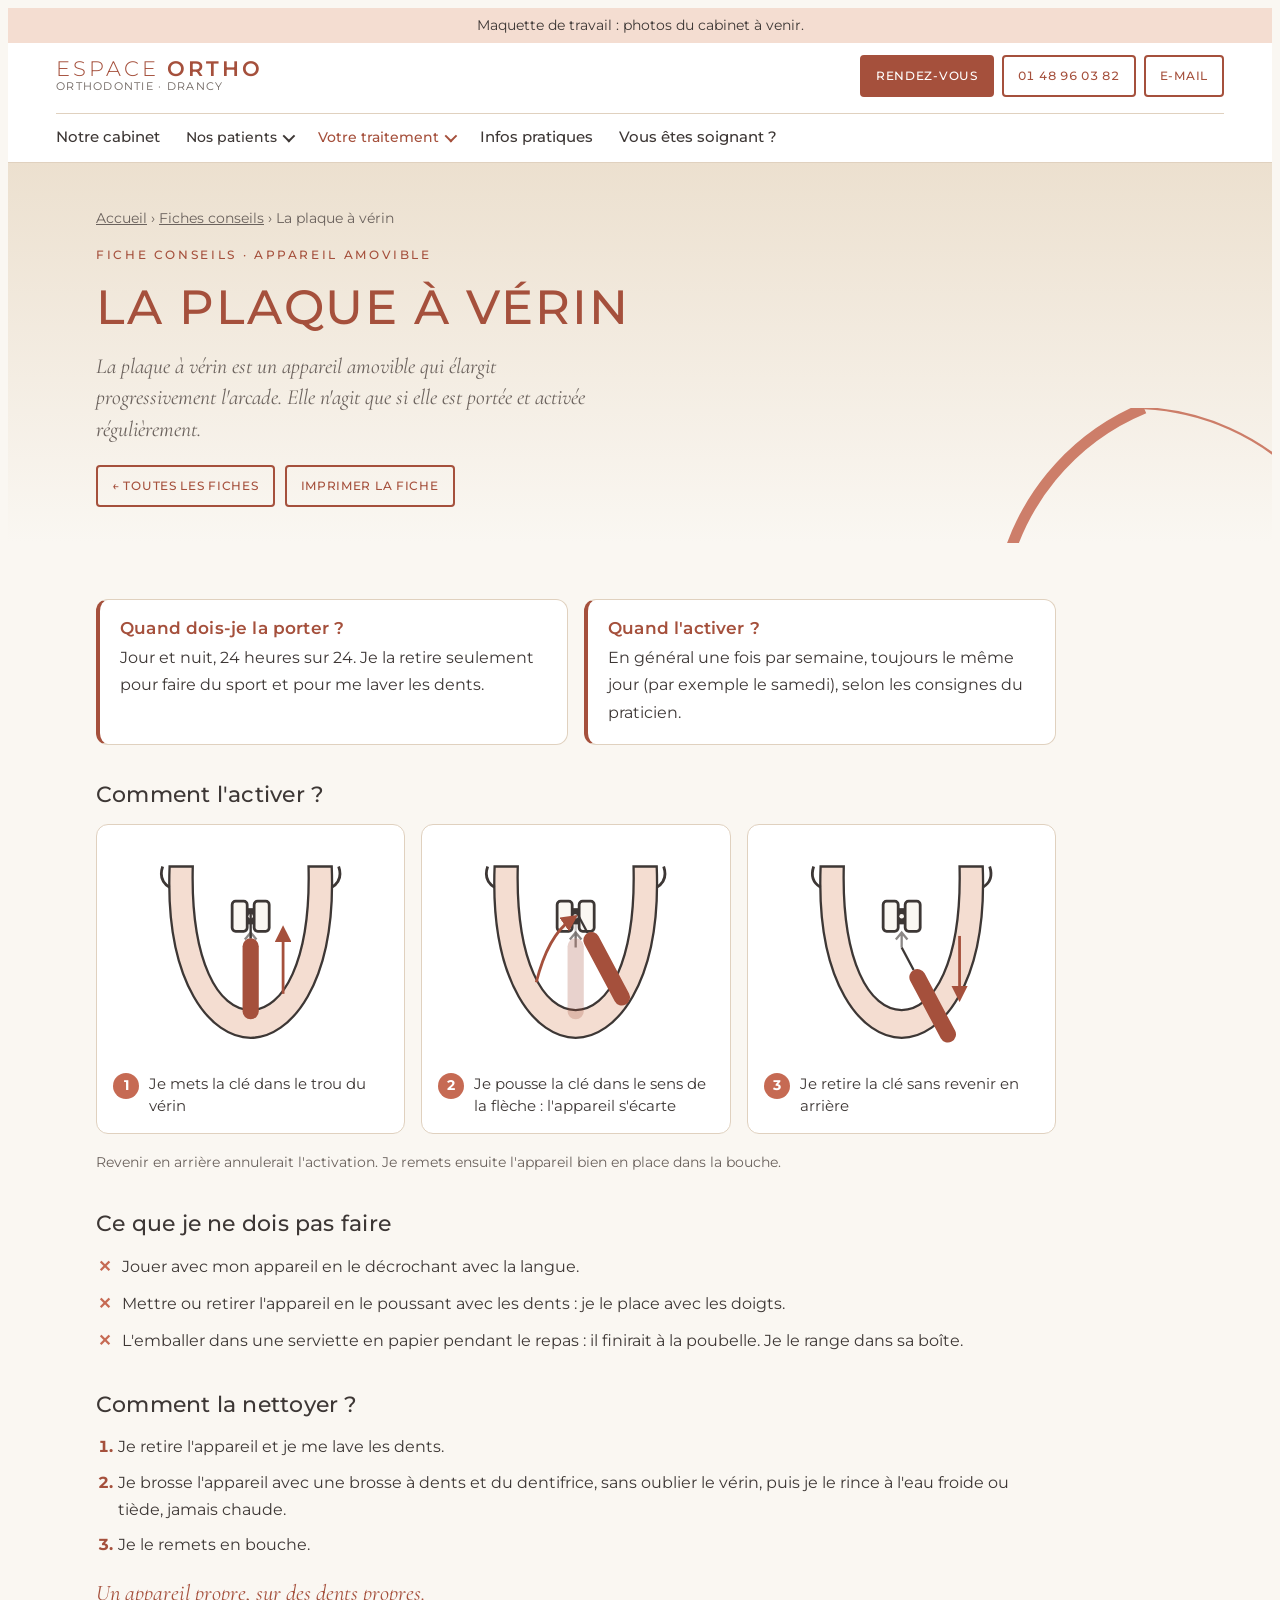
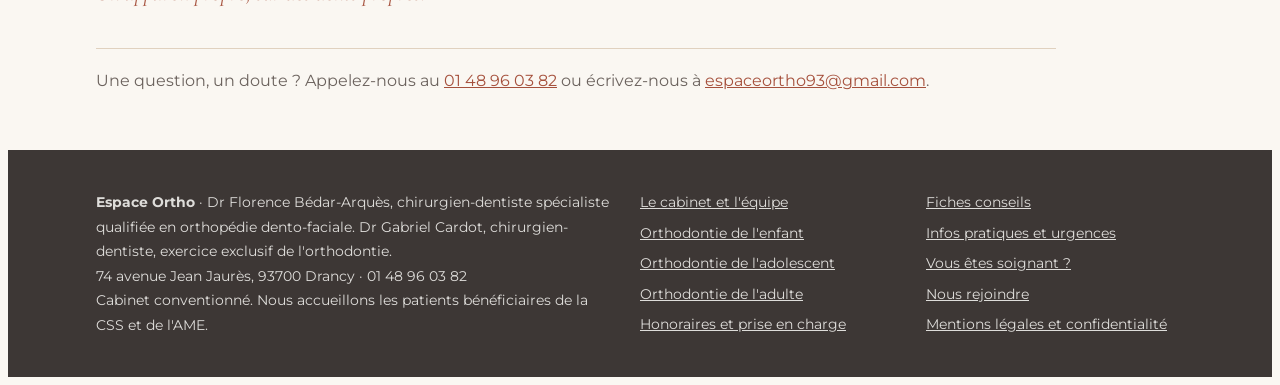
<file: fiche-plaque-a-verin.html>
<!doctype html>
<html lang="fr">
<head>
<meta charset="utf-8">
<meta name="robots" content="noindex">
<meta name="viewport" content="width=device-width, initial-scale=1, viewport-fit=cover">
<title>La plaque à vérin · Fiche conseils · Espace Ortho</title>
<meta name="claude:viewport-fit-sides" content="cover">
<meta name="description" content="Fiche conseils Espace Ortho : Port, activation hebdomadaire et nettoyage de l'appareil amovible.">
<link rel="preconnect" href="https://fonts.googleapis.com"><link rel="preconnect" href="https://fonts.gstatic.com" crossorigin><link rel="stylesheet" href="https://fonts.googleapis.com/css2?family=Montserrat:wght@300;400;500;600&family=Cormorant+Garamond:ital,wght@0,500;1,400;1,500&display=swap">
<link rel="stylesheet" href="style.css?v=202611261827">
</head>
<body>
<div class="proto">Maquette de travail : photos du cabinet à venir.</div>
<header class="site">
  <div class="wrap">
    <a class="brand" href="index.html" aria-label="Espace Ortho, accueil"><span class="wordmark"><span class="wm1">Espace</span> <span class="wm2">Ortho</span></span><small>Orthodontie · Drancy</small></a>
    <nav class="main" aria-label="Navigation principale"><a href="cabinet.html">Notre cabinet</a><details class="dd"><summary>Nos patients</summary><div class="dd-menu"><a href="enfants.html">Enfants</a><a href="adolescents.html">Adolescents</a><a href="adultes.html">Adultes</a></div></details><details class="dd"><summary class="on">Votre traitement</summary><div class="dd-menu"><a href="votre-traitement.html">Étapes et honoraires</a><a href="fiches.html">Fiches conseils</a></div></details><a href="infos-pratiques.html">Infos pratiques</a><a href="correspondants.html">Vous êtes soignant ?</a></nav>
    <div class="actions">
      <a class="btn primary sm" href="https://www.doctolib.fr/orthodontiste/drancy/florence-bedar-arques" target="_blank" rel="noopener">Rendez-vous</a>
      <a class="btn ghost sm" href="tel:+33148960382"><span class="num">01 48 96 03 82</span></a>
      <a class="btn ghost sm" href="mailto:espaceortho93@gmail.com">E-mail</a>
    </div>
    <details class="burger"><summary aria-label="Menu">Menu</summary><nav aria-label="Menu mobile"><a href="cabinet.html" class="mtop">Notre cabinet</a><details class="mgrp"><summary>Nos patients</summary><a href="enfants.html" class="msub">Enfants</a><a href="adolescents.html" class="msub">Adolescents</a><a href="adultes.html" class="msub">Adultes</a></details><details class="mgrp" open><summary>Votre traitement</summary><a href="votre-traitement.html" class="msub">Étapes et honoraires</a><a href="fiches.html" class="msub">Fiches conseils</a></details><a href="infos-pratiques.html" class="mtop">Infos pratiques</a><a href="correspondants.html" class="mtop">Vous êtes soignant ?</a></nav></details>
  </div>
</header>
<div class="mobilebar">
  <a class="btn primary sm" href="https://www.doctolib.fr/orthodontiste/drancy/florence-bedar-arques" target="_blank" rel="noopener">Rendez-vous</a>
  <a class="btn ghost sm" href="tel:+33148960382">Appeler</a>
  <a class="btn ghost sm" href="mailto:espaceortho93@gmail.com">E-mail</a>
</div>
<section class="phero"><div class="wrap">
  <p class="print-brand">Espace Ortho · Orthodontie · 74 avenue Jean Jaurès, Drancy</p>
  <nav class="crumb" aria-label="Fil d'Ariane"><a href="index.html">Accueil</a> <span aria-hidden="true">›</span> <a href="fiches.html">Fiches conseils</a> <span aria-hidden="true">›</span> La plaque à vérin</nav>
  <span class="eyebrow">Fiche conseils · Appareil amovible</span>
  <h1>La plaque à vérin</h1>
  <p class="lead">La plaque à vérin est un appareil amovible qui élargit progressivement l'arcade. Elle n'agit que si elle est portée et activée régulièrement.</p>
  <div class="fiche-tools"><a class="btn ghost sm" href="fiches.html">← Toutes les fiches</a><button class="btn ghost sm" type="button" onclick="window.print()">Imprimer la fiche</button></div>
</div></section><section class="band"><div class="wrap"><div class="fiche"><div class="fiche-grid"><div class="callout "><h3>Quand dois-je la porter ?</h3><p>Jour et nuit, 24 heures sur 24. Je la retire seulement pour faire du sport et pour me laver les dents.</p></div><div class="callout "><h3>Quand l'activer ?</h3><p>En général une fois par semaine, toujours le même jour (par exemple le samedi), selon les consignes du praticien.</p></div></div><div class="fiche-sec"><h2>Comment l'activer ?</h2><div class="steps-fig"><figure class="step-fig"><svg viewBox="0 0 200 190" role="img" aria-label="Je mets la clé dans le trou du vérin"><marker id="ah" viewBox="0 0 10 10" refX="5" refY="5" markerWidth="6" markerHeight="6" orient="auto-start-reverse"><path d="M0 0 L10 5 L0 10 z" fill="var(--accent)"/></marker><path d="M30 22 C26 124 66 170 100 170 C134 170 174 124 170 22 L150 22 C152 104 128 146 100 146 C72 146 48 104 50 22 Z" fill="var(--warm-soft)" stroke="currentColor" stroke-width="2"/><path d="M30 40 q-10 -6 -6 -18 M170 40 q10 -6 6 -18" fill="none" stroke="currentColor" stroke-width="2.4"/><rect x="84" y="52" width="13" height="26" rx="3" fill="var(--bg)" stroke="currentColor" stroke-width="2.4"/><rect x="103" y="52" width="13" height="26" rx="3" fill="var(--bg)" stroke="currentColor" stroke-width="2.4"/><rect x="97" y="58" width="6" height="14" fill="currentColor"/><circle cx="100" cy="65" r="2" fill="var(--bg)"/><path d="M100 92 v-12 m-5 5 l5 -6 l5 6" fill="none" stroke="currentColor" stroke-width="2" opacity=".6"/><g transform="translate(100 62) rotate(0)" opacity="1"><path d="M0 0 V22" stroke="currentColor" stroke-width="2"/><rect x="-7" y="22" width="14" height="70" rx="7" fill="var(--accent)"/></g><path d="M128 132 V80" stroke="var(--accent)" stroke-width="2.4" marker-end="url(#ah)" fill="none"/></svg><figcaption><span>1</span>Je mets la clé dans le trou du vérin</figcaption></figure><figure class="step-fig"><svg viewBox="0 0 200 190" role="img" aria-label="Je pousse la clé dans le sens de la flèche : l'appareil s'écarte"><marker id="ah" viewBox="0 0 10 10" refX="5" refY="5" markerWidth="6" markerHeight="6" orient="auto-start-reverse"><path d="M0 0 L10 5 L0 10 z" fill="var(--accent)"/></marker><path d="M30 22 C26 124 66 170 100 170 C134 170 174 124 170 22 L150 22 C152 104 128 146 100 146 C72 146 48 104 50 22 Z" fill="var(--warm-soft)" stroke="currentColor" stroke-width="2"/><path d="M30 40 q-10 -6 -6 -18 M170 40 q10 -6 6 -18" fill="none" stroke="currentColor" stroke-width="2.4"/><rect x="84" y="52" width="13" height="26" rx="3" fill="var(--bg)" stroke="currentColor" stroke-width="2.4"/><rect x="103" y="52" width="13" height="26" rx="3" fill="var(--bg)" stroke="currentColor" stroke-width="2.4"/><rect x="97" y="58" width="6" height="14" fill="currentColor"/><circle cx="100" cy="65" r="2" fill="var(--bg)"/><path d="M100 92 v-12 m-5 5 l5 -6 l5 6" fill="none" stroke="currentColor" stroke-width="2" opacity=".6"/><g transform="translate(100 62) rotate(0)" opacity="0.25"><path d="M0 0 V22" stroke="currentColor" stroke-width="2"/><rect x="-7" y="22" width="14" height="70" rx="7" fill="var(--accent)"/></g><g transform="translate(100 60) rotate(-28)" opacity="1"><path d="M0 0 V22" stroke="currentColor" stroke-width="2"/><rect x="-7" y="22" width="14" height="70" rx="7" fill="var(--accent)"/></g><path d="M66 122 Q76 82 96 68" stroke="var(--accent)" stroke-width="2.4" marker-end="url(#ah)" fill="none"/></svg><figcaption><span>2</span>Je pousse la clé dans le sens de la flèche : l'appareil s'écarte</figcaption></figure><figure class="step-fig"><svg viewBox="0 0 200 190" role="img" aria-label="Je retire la clé sans revenir en arrière"><marker id="ah" viewBox="0 0 10 10" refX="5" refY="5" markerWidth="6" markerHeight="6" orient="auto-start-reverse"><path d="M0 0 L10 5 L0 10 z" fill="var(--accent)"/></marker><path d="M30 22 C26 124 66 170 100 170 C134 170 174 124 170 22 L150 22 C152 104 128 146 100 146 C72 146 48 104 50 22 Z" fill="var(--warm-soft)" stroke="currentColor" stroke-width="2"/><path d="M30 40 q-10 -6 -6 -18 M170 40 q10 -6 6 -18" fill="none" stroke="currentColor" stroke-width="2.4"/><rect x="84" y="52" width="13" height="26" rx="3" fill="var(--bg)" stroke="currentColor" stroke-width="2.4"/><rect x="103" y="52" width="13" height="26" rx="3" fill="var(--bg)" stroke="currentColor" stroke-width="2.4"/><rect x="97" y="58" width="6" height="14" fill="currentColor"/><circle cx="100" cy="65" r="2" fill="var(--bg)"/><path d="M100 92 v-12 m-5 5 l5 -6 l5 6" fill="none" stroke="currentColor" stroke-width="2" opacity=".6"/><g transform="translate(100 92) rotate(-28)" opacity="1"><path d="M0 0 V22" stroke="currentColor" stroke-width="2"/><rect x="-7" y="22" width="14" height="70" rx="7" fill="var(--accent)"/></g><path d="M150 82 V132" stroke="var(--accent)" stroke-width="2.4" marker-end="url(#ah)" fill="none"/></svg><figcaption><span>3</span>Je retire la clé sans revenir en arrière</figcaption></figure></div><p class="fig-note">Revenir en arrière annulerait l'activation. Je remets ensuite l'appareil bien en place dans la bouche.</p></div><div class="fiche-sec"><h2>Ce que je ne dois pas faire</h2><ul class="fiche-list no"><li>Jouer avec mon appareil en le décrochant avec la langue.</li><li>Mettre ou retirer l'appareil en le poussant avec les dents : je le place avec les doigts.</li><li>L'emballer dans une serviette en papier pendant le repas : il finirait à la poubelle. Je le range dans sa boîte.</li></ul></div><div class="fiche-sec"><h2>Comment la nettoyer ?</h2><ol class="fiche-steps"><li>Je retire l'appareil et je me lave les dents.</li><li>Je brosse l'appareil avec une brosse à dents et du dentifrice, sans oublier le vérin, puis je le rince à l'eau froide ou tiède, jamais chaude.</li><li>Je le remets en bouche.</li></ol><p class="motto">Un appareil propre, sur des dents propres.</p></div><p class="fiche-contact">Une question, un doute ? Appelez-nous au <a href="tel:+33148960382">01 48 96 03 82</a> ou écrivez-nous à <a href="mailto:espaceortho93@gmail.com">espaceortho93@gmail.com</a>.</p></div></div></section>
<footer>
  <div class="wrap">
    <div>
      <p><strong>Espace Ortho</strong> · Dr Florence Bédar-Arquès, chirurgien-dentiste spécialiste qualifiée en orthopédie dento-faciale. Dr Gabriel Cardot, chirurgien-dentiste, exercice exclusif de l'orthodontie.</p>
      <p>74 avenue Jean Jaurès, 93700 Drancy · 01 48 96 03 82</p>
      <p>Cabinet conventionné. Nous accueillons les patients bénéficiaires de la CSS et de l'AME.</p>
    </div>
    <ul>
      <li><a href="cabinet.html">Le cabinet et l'équipe</a></li>
      <li><a href="enfants.html">Orthodontie de l'enfant</a></li>
      <li><a href="adolescents.html">Orthodontie de l'adolescent</a></li>
      <li><a href="adultes.html">Orthodontie de l'adulte</a></li>
      <li><a href="votre-traitement.html">Honoraires et prise en charge</a></li>
    </ul>
    <ul>
      <li><a href="fiches.html">Fiches conseils</a></li>
      <li><a href="infos-pratiques.html">Infos pratiques et urgences</a></li>
      <li><a href="correspondants.html">Vous êtes soignant ?</a></li>
      <li><a href="recrutement.html">Nous rejoindre</a></li>
      <li><a href="mentions-legales.html">Mentions légales et confidentialité</a></li>
    </ul>
  </div>
</footer>
<script src="site.js?v=202611261827"></script>
</body>
</html>
</file>
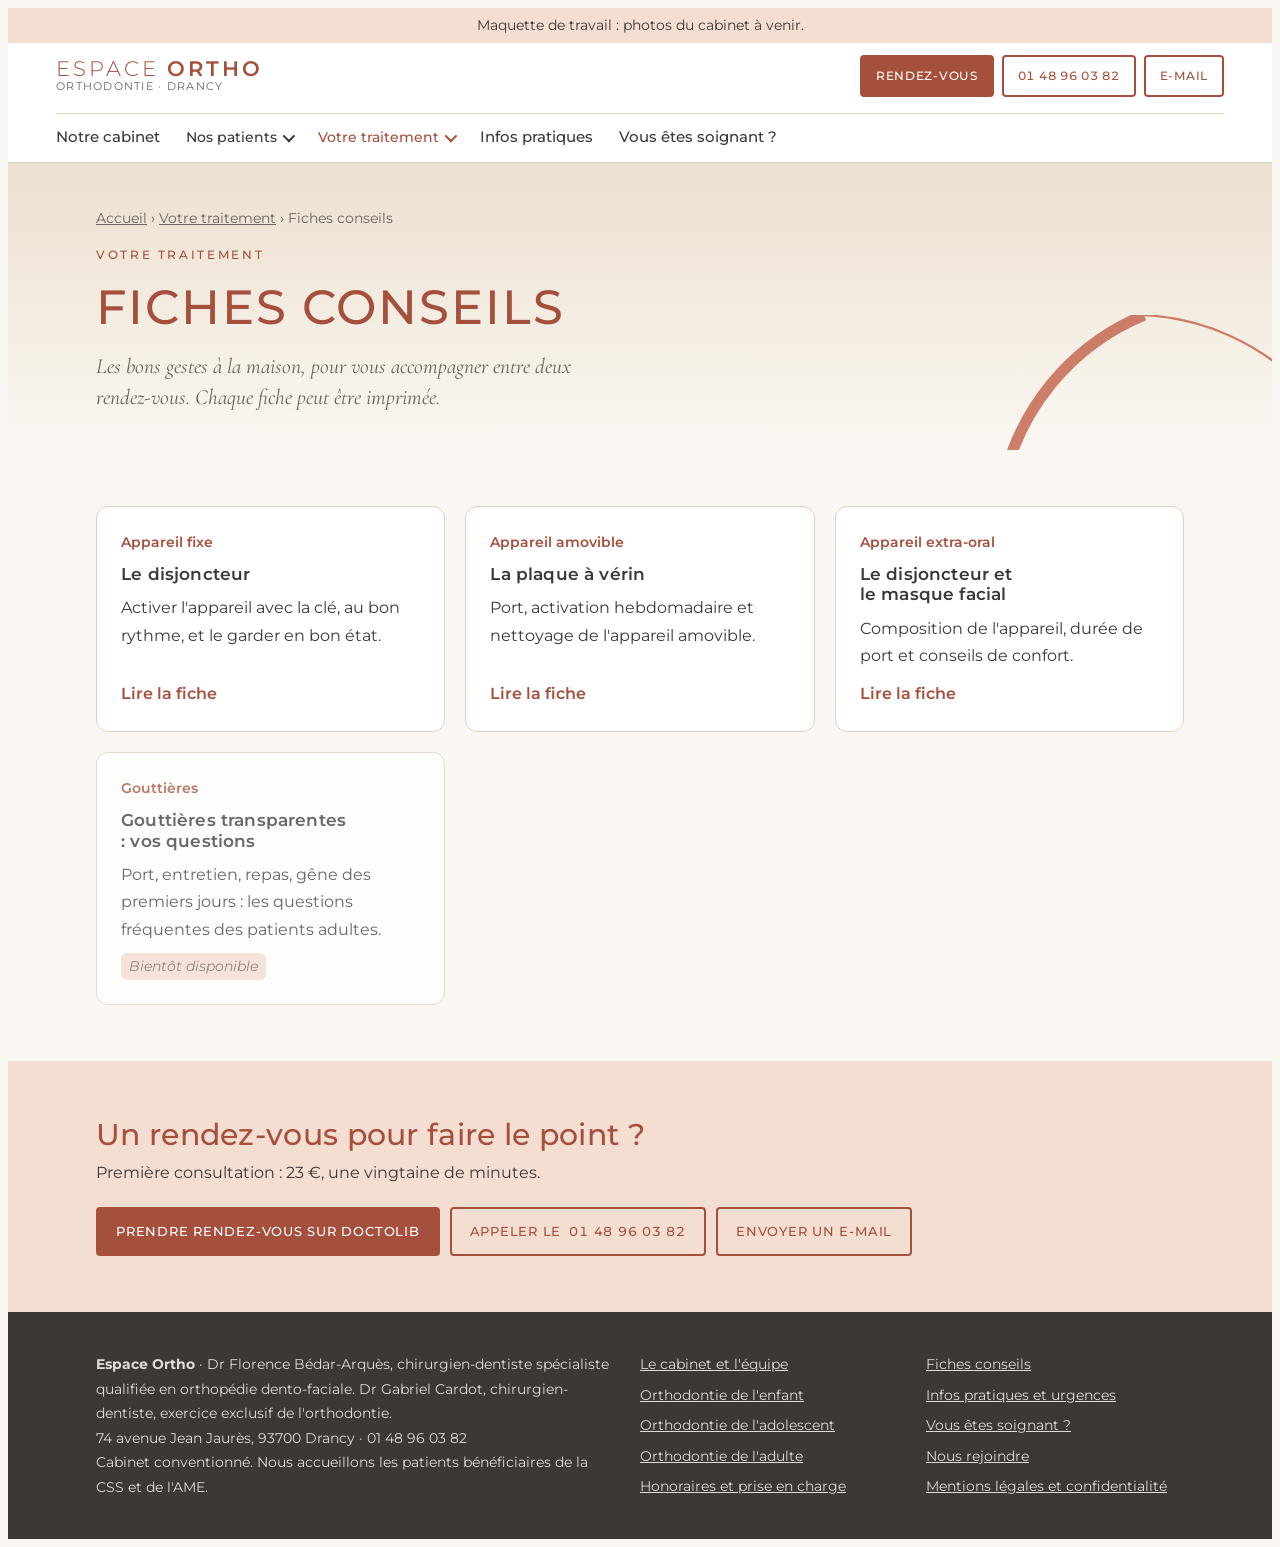
<file: fiches-conseils.html>
<!doctype html>
<html lang="fr"><head><meta charset="utf-8"><meta name="robots" content="noindex">
<meta http-equiv="refresh" content="0; url=fiches.html">
<link rel="canonical" href="fiches.html"><title>Fiches conseils · Espace Ortho</title></head>
<body><p><a href="fiches.html">Voir les fiches conseils</a></p></body></html>
</file>
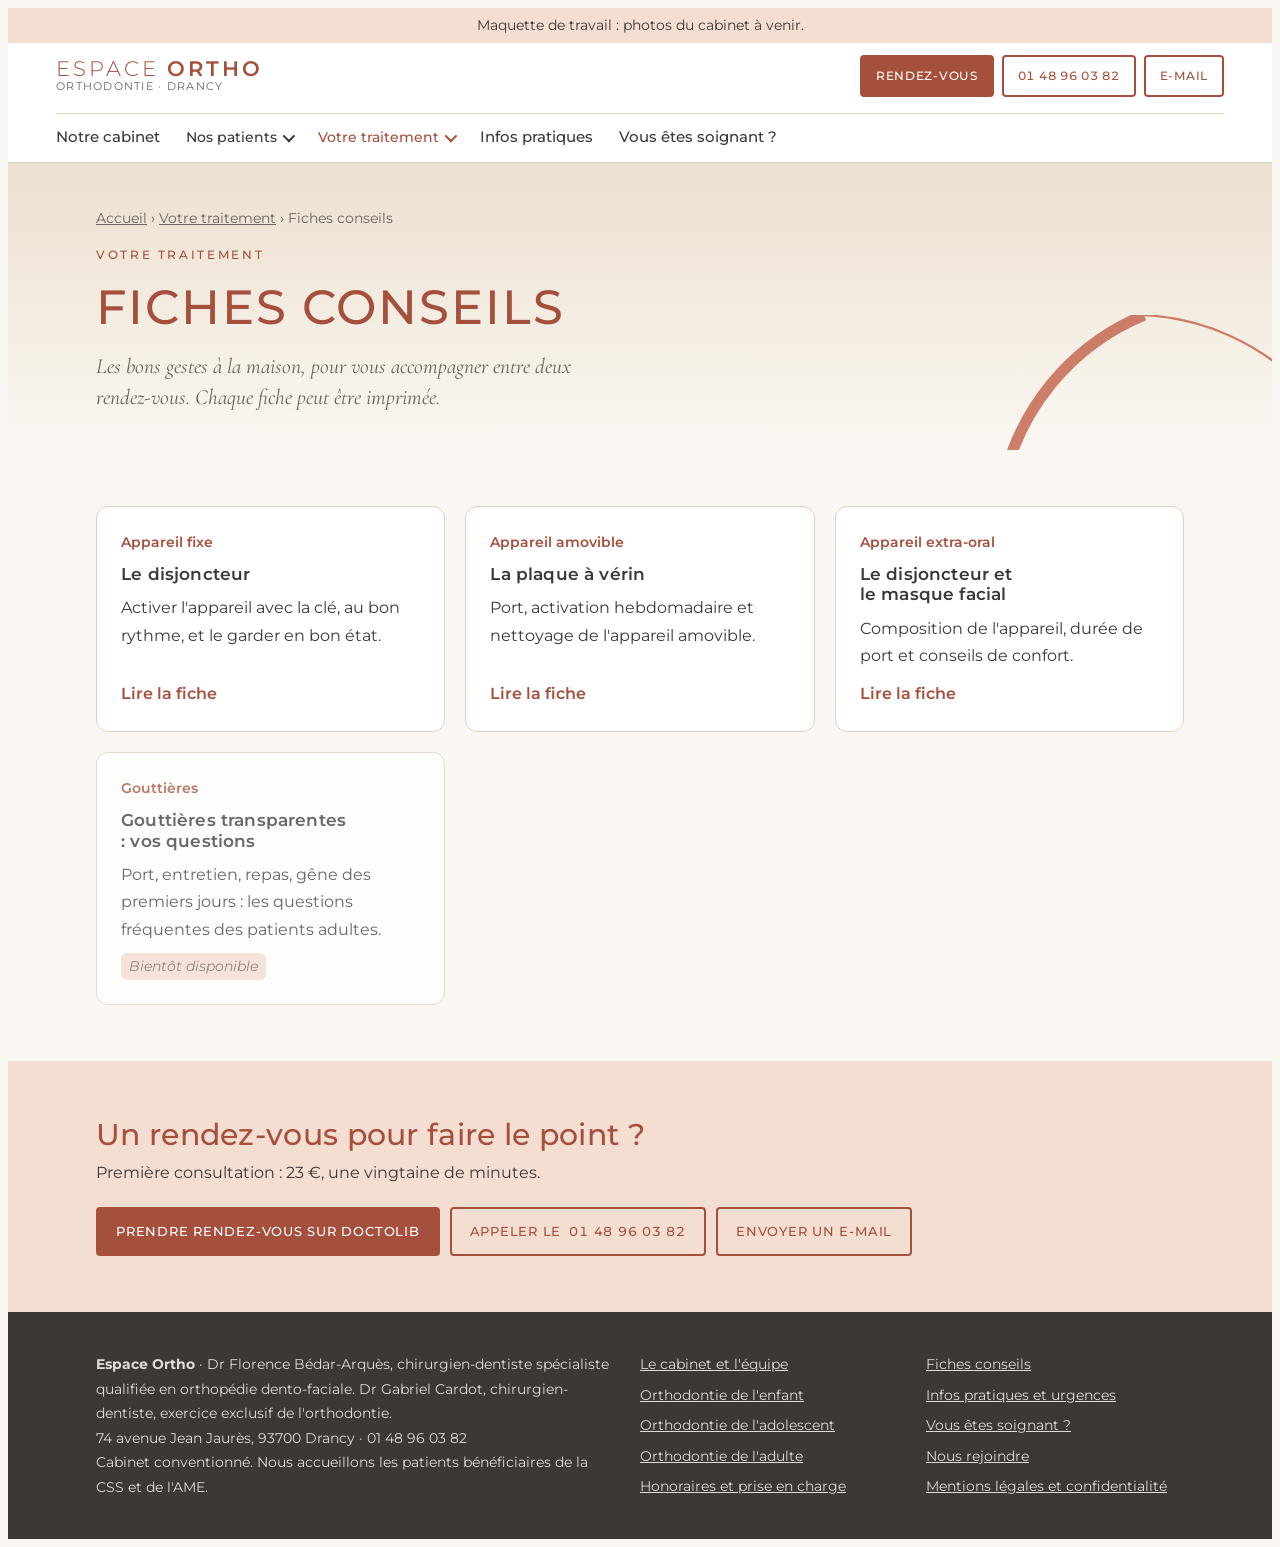
<file: fiches.html>
<!doctype html>
<html lang="fr">
<head>
<meta charset="utf-8">
<meta name="robots" content="noindex">
<meta name="viewport" content="width=device-width, initial-scale=1, viewport-fit=cover">
<title>Fiches conseils · Espace Ortho</title>
<meta name="claude:viewport-fit-sides" content="cover">
<meta name="description" content="Fiches conseils Espace Ortho : activation du disjoncteur, plaque à vérin, masque facial, gouttières transparentes.">
<link rel="preconnect" href="https://fonts.googleapis.com"><link rel="preconnect" href="https://fonts.gstatic.com" crossorigin><link rel="stylesheet" href="https://fonts.googleapis.com/css2?family=Montserrat:wght@300;400;500;600&family=Cormorant+Garamond:ital,wght@0,500;1,400;1,500&display=swap">
<link rel="stylesheet" href="style.css?v=202611261827">
</head>
<body>
<div class="proto">Maquette de travail : photos du cabinet à venir.</div>
<header class="site">
  <div class="wrap">
    <a class="brand" href="index.html" aria-label="Espace Ortho, accueil"><span class="wordmark"><span class="wm1">Espace</span> <span class="wm2">Ortho</span></span><small>Orthodontie · Drancy</small></a>
    <nav class="main" aria-label="Navigation principale"><a href="cabinet.html">Notre cabinet</a><details class="dd"><summary>Nos patients</summary><div class="dd-menu"><a href="enfants.html">Enfants</a><a href="adolescents.html">Adolescents</a><a href="adultes.html">Adultes</a></div></details><details class="dd"><summary class="on">Votre traitement</summary><div class="dd-menu"><a href="votre-traitement.html">Étapes et honoraires</a><a href="fiches.html" aria-current="page">Fiches conseils</a></div></details><a href="infos-pratiques.html">Infos pratiques</a><a href="correspondants.html">Vous êtes soignant ?</a></nav>
    <div class="actions">
      <a class="btn primary sm" href="https://www.doctolib.fr/orthodontiste/drancy/florence-bedar-arques" target="_blank" rel="noopener">Rendez-vous</a>
      <a class="btn ghost sm" href="tel:+33148960382"><span class="num">01 48 96 03 82</span></a>
      <a class="btn ghost sm" href="mailto:espaceortho93@gmail.com">E-mail</a>
    </div>
    <details class="burger"><summary aria-label="Menu">Menu</summary><nav aria-label="Menu mobile"><a href="cabinet.html" class="mtop">Notre cabinet</a><details class="mgrp"><summary>Nos patients</summary><a href="enfants.html" class="msub">Enfants</a><a href="adolescents.html" class="msub">Adolescents</a><a href="adultes.html" class="msub">Adultes</a></details><details class="mgrp" open><summary>Votre traitement</summary><a href="votre-traitement.html" class="msub">Étapes et honoraires</a><a href="fiches.html" aria-current="page" class="msub">Fiches conseils</a></details><a href="infos-pratiques.html" class="mtop">Infos pratiques</a><a href="correspondants.html" class="mtop">Vous êtes soignant ?</a></nav></details>
  </div>
</header>
<div class="mobilebar">
  <a class="btn primary sm" href="https://www.doctolib.fr/orthodontiste/drancy/florence-bedar-arques" target="_blank" rel="noopener">Rendez-vous</a>
  <a class="btn ghost sm" href="tel:+33148960382">Appeler</a>
  <a class="btn ghost sm" href="mailto:espaceortho93@gmail.com">E-mail</a>
</div>
<section class="phero"><div class="wrap">
  <nav class="crumb" aria-label="Fil d'Ariane"><a href="index.html">Accueil</a> <span aria-hidden="true">›</span> <a href="votre-traitement.html">Votre traitement</a> <span aria-hidden="true">›</span> Fiches conseils</nav>
  <span class="eyebrow">Votre traitement</span>
  <h1>Fiches conseils</h1>
  <p class="lead">Les bons gestes à la maison, pour vous accompagner entre deux rendez-vous. Chaque fiche peut être imprimée.</p>
</div></section><section class="band"><div class="wrap"><div class="grid3"><a class="card fiche-card" href="fiche-disjoncteur.html"><span class="age">Appareil fixe</span><h3>Le disjoncteur</h3><p>Activer l'appareil avec la clé, au bon rythme, et le garder en bon état.</p><span class="more">Lire la fiche</span></a><a class="card fiche-card" href="fiche-plaque-a-verin.html"><span class="age">Appareil amovible</span><h3>La plaque à vérin</h3><p>Port, activation hebdomadaire et nettoyage de l'appareil amovible.</p><span class="more">Lire la fiche</span></a><a class="card fiche-card" href="fiche-masque-facial.html"><span class="age">Appareil extra-oral</span><h3>Le disjoncteur et le masque facial</h3><p>Composition de l'appareil, durée de port et conseils de confort.</p><span class="more">Lire la fiche</span></a><div class="card fiche-card soon"><span class="age">Gouttières</span><h3>Gouttières transparentes : vos questions</h3><p>Port, entretien, repas, gêne des premiers jours : les questions fréquentes des patients adultes.</p><span class="todo">Bientôt disponible</span></div></div></div></section><section class="band cta"><div class="wrap cta-in">
  <div><h2>Un rendez-vous pour faire le point ?</h2><p>Première consultation : 23 €, une vingtaine de minutes.</p></div>
  <div class="actions"><a class="btn primary" href="https://www.doctolib.fr/orthodontiste/drancy/florence-bedar-arques" target="_blank" rel="noopener">Prendre rendez-vous sur Doctolib</a><a class="btn ghost" href="tel:+33148960382">Appeler le <span class="num">01 48 96 03 82</span></a><a class="btn ghost" href="mailto:espaceortho93@gmail.com">Envoyer un e-mail</a></div>
</div></section>
<footer>
  <div class="wrap">
    <div>
      <p><strong>Espace Ortho</strong> · Dr Florence Bédar-Arquès, chirurgien-dentiste spécialiste qualifiée en orthopédie dento-faciale. Dr Gabriel Cardot, chirurgien-dentiste, exercice exclusif de l'orthodontie.</p>
      <p>74 avenue Jean Jaurès, 93700 Drancy · 01 48 96 03 82</p>
      <p>Cabinet conventionné. Nous accueillons les patients bénéficiaires de la CSS et de l'AME.</p>
    </div>
    <ul>
      <li><a href="cabinet.html">Le cabinet et l'équipe</a></li>
      <li><a href="enfants.html">Orthodontie de l'enfant</a></li>
      <li><a href="adolescents.html">Orthodontie de l'adolescent</a></li>
      <li><a href="adultes.html">Orthodontie de l'adulte</a></li>
      <li><a href="votre-traitement.html">Honoraires et prise en charge</a></li>
    </ul>
    <ul>
      <li><a href="fiches.html">Fiches conseils</a></li>
      <li><a href="infos-pratiques.html">Infos pratiques et urgences</a></li>
      <li><a href="correspondants.html">Vous êtes soignant ?</a></li>
      <li><a href="recrutement.html">Nous rejoindre</a></li>
      <li><a href="mentions-legales.html">Mentions légales et confidentialité</a></li>
    </ul>
  </div>
</footer>
<script src="site.js?v=202611261827"></script>
</body>
</html>
</file>
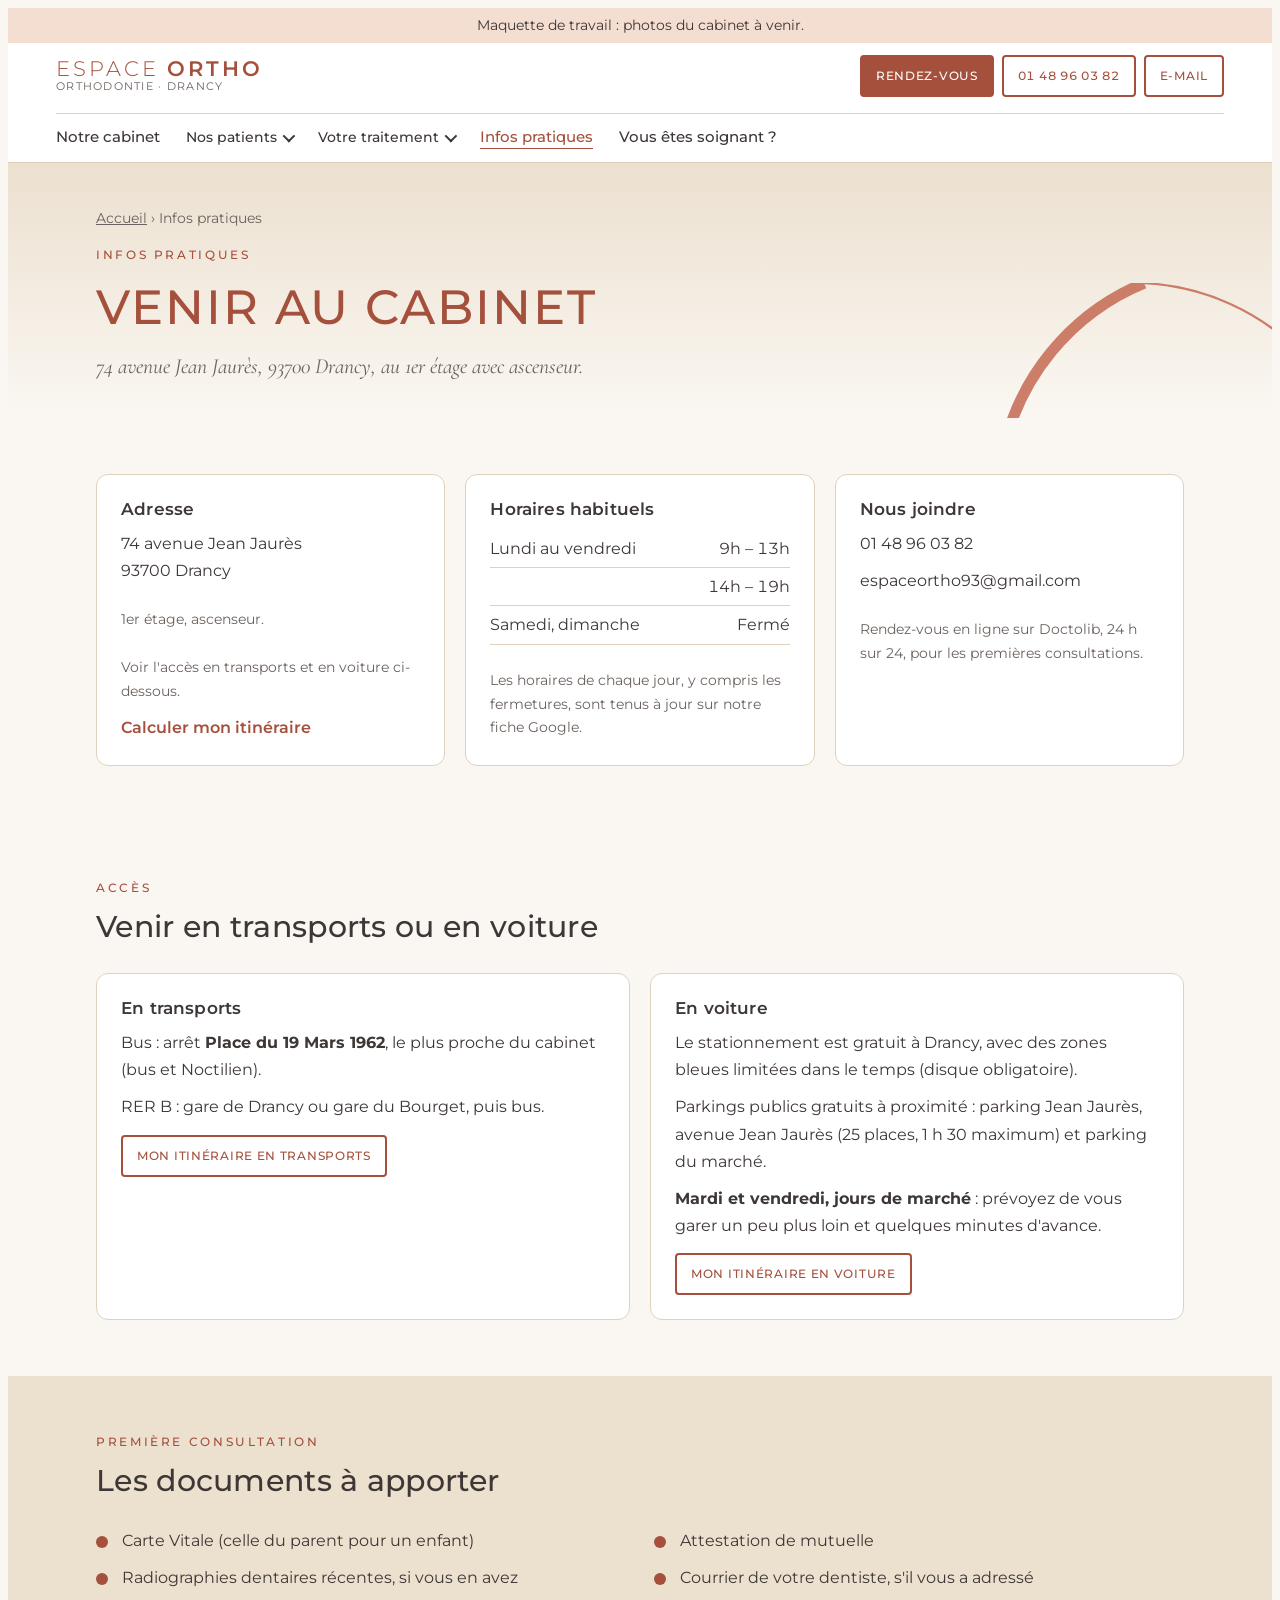
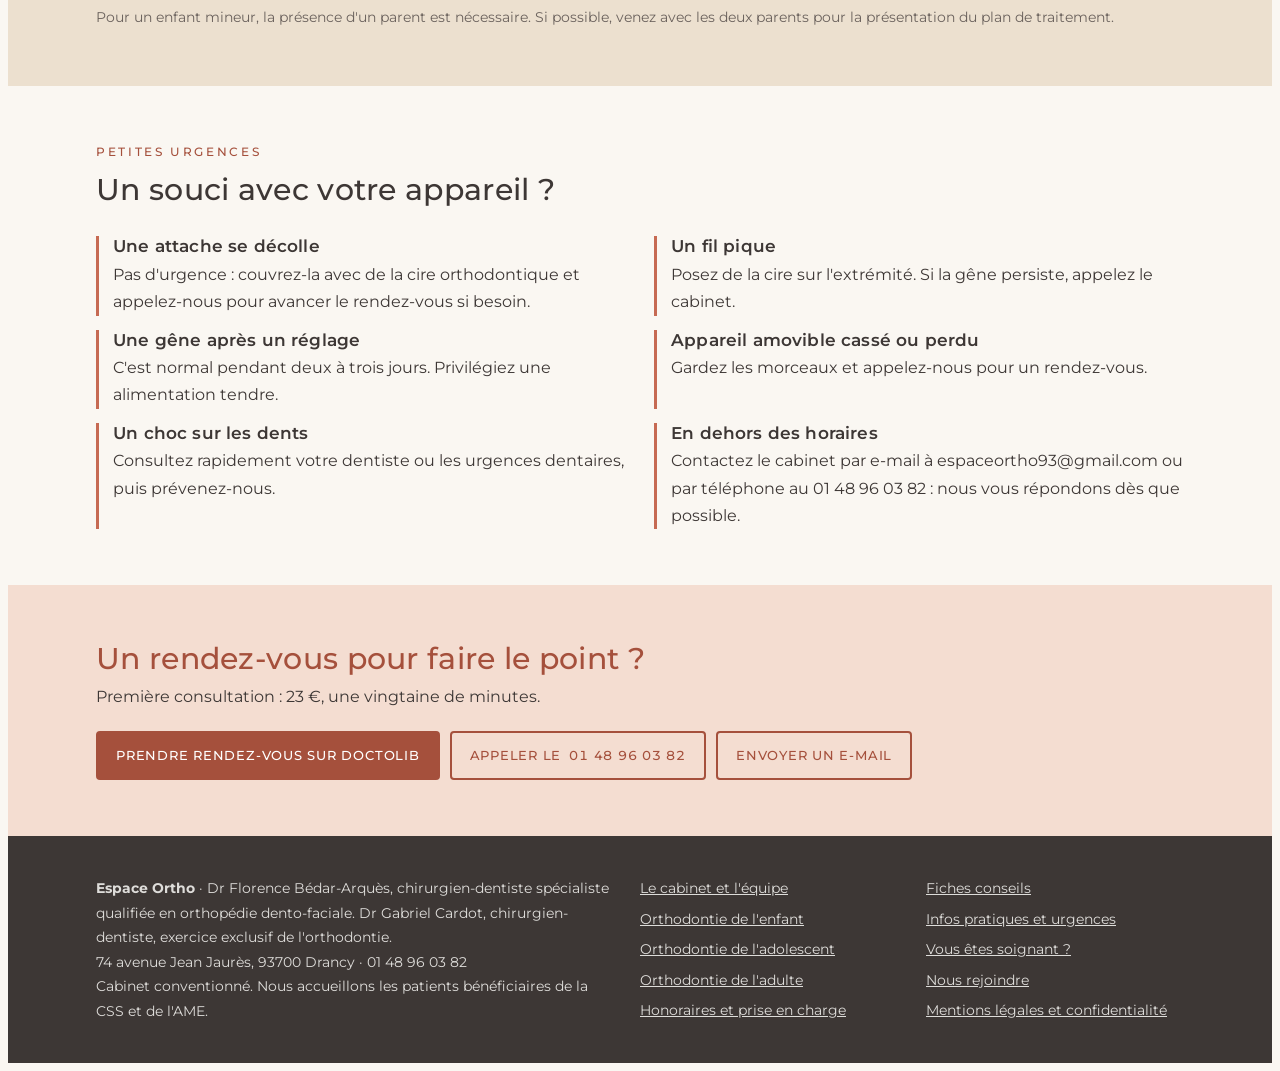
<file: infos-pratiques.html>
<!doctype html>
<html lang="fr">
<head>
<meta charset="utf-8">
<meta name="robots" content="noindex">
<meta name="viewport" content="width=device-width, initial-scale=1, viewport-fit=cover">
<title>Infos pratiques · Espace Ortho</title>
<meta name="claude:viewport-fit-sides" content="cover">
<meta name="description" content="Adresse, horaires, accès, documents à apporter et urgences : Espace Ortho, 74 avenue Jean Jaurès, Drancy.">
<link rel="preconnect" href="https://fonts.googleapis.com"><link rel="preconnect" href="https://fonts.gstatic.com" crossorigin><link rel="stylesheet" href="https://fonts.googleapis.com/css2?family=Montserrat:wght@300;400;500;600&family=Cormorant+Garamond:ital,wght@0,500;1,400;1,500&display=swap">
<link rel="stylesheet" href="style.css?v=202611261827">
</head>
<body>
<div class="proto">Maquette de travail : photos du cabinet à venir.</div>
<header class="site">
  <div class="wrap">
    <a class="brand" href="index.html" aria-label="Espace Ortho, accueil"><span class="wordmark"><span class="wm1">Espace</span> <span class="wm2">Ortho</span></span><small>Orthodontie · Drancy</small></a>
    <nav class="main" aria-label="Navigation principale"><a href="cabinet.html">Notre cabinet</a><details class="dd"><summary>Nos patients</summary><div class="dd-menu"><a href="enfants.html">Enfants</a><a href="adolescents.html">Adolescents</a><a href="adultes.html">Adultes</a></div></details><details class="dd"><summary>Votre traitement</summary><div class="dd-menu"><a href="votre-traitement.html">Étapes et honoraires</a><a href="fiches.html">Fiches conseils</a></div></details><a href="infos-pratiques.html" aria-current="page">Infos pratiques</a><a href="correspondants.html">Vous êtes soignant ?</a></nav>
    <div class="actions">
      <a class="btn primary sm" href="https://www.doctolib.fr/orthodontiste/drancy/florence-bedar-arques" target="_blank" rel="noopener">Rendez-vous</a>
      <a class="btn ghost sm" href="tel:+33148960382"><span class="num">01 48 96 03 82</span></a>
      <a class="btn ghost sm" href="mailto:espaceortho93@gmail.com">E-mail</a>
    </div>
    <details class="burger"><summary aria-label="Menu">Menu</summary><nav aria-label="Menu mobile"><a href="cabinet.html" class="mtop">Notre cabinet</a><details class="mgrp"><summary>Nos patients</summary><a href="enfants.html" class="msub">Enfants</a><a href="adolescents.html" class="msub">Adolescents</a><a href="adultes.html" class="msub">Adultes</a></details><details class="mgrp"><summary>Votre traitement</summary><a href="votre-traitement.html" class="msub">Étapes et honoraires</a><a href="fiches.html" class="msub">Fiches conseils</a></details><a href="infos-pratiques.html" aria-current="page" class="mtop">Infos pratiques</a><a href="correspondants.html" class="mtop">Vous êtes soignant ?</a></nav></details>
  </div>
</header>
<div class="mobilebar">
  <a class="btn primary sm" href="https://www.doctolib.fr/orthodontiste/drancy/florence-bedar-arques" target="_blank" rel="noopener">Rendez-vous</a>
  <a class="btn ghost sm" href="tel:+33148960382">Appeler</a>
  <a class="btn ghost sm" href="mailto:espaceortho93@gmail.com">E-mail</a>
</div>
<section class="phero"><div class="wrap">
  <nav class="crumb" aria-label="Fil d'Ariane"><a href="index.html">Accueil</a> <span aria-hidden="true">›</span> Infos pratiques</nav>
  <span class="eyebrow">Infos pratiques</span>
  <h1>Venir au cabinet</h1>
  <p class="lead">74 avenue Jean Jaurès, 93700 Drancy, au 1er étage avec ascenseur.</p>
</div></section><section class="band"><div class="wrap"><div class="info">
  <div class="card"><h3>Adresse</h3><p>74 avenue Jean Jaurès<br>93700 Drancy</p><p class="small">1er étage, ascenseur.</p>
    <p class="small">Voir l'accès en transports et en voiture ci-dessous.</p>
    <a class="more" href="https://www.google.com/maps/dir/?api=1&destination=74+avenue+Jean+Jaur%C3%A8s+93700+Drancy" target="_blank" rel="noopener">Calculer mon itinéraire</a></div>
  <div class="card"><h3>Horaires habituels</h3><table class="hours"><tr><td>Lundi au vendredi</td><td>9h – 13h</td></tr><tr><td></td><td>14h – 19h</td></tr><tr><td>Samedi, dimanche</td><td>Fermé</td></tr></table>
    <p class="small">Les horaires de chaque jour, y compris les fermetures, sont tenus à jour sur notre fiche Google.</p></div>
  <div class="card"><h3>Nous joindre</h3><p class="num">01 48 96 03 82</p><p>espaceortho93@gmail.com</p><p class="small">Rendez-vous en ligne sur Doctolib, 24 h sur 24, pour les premières consultations.</p></div>
</div></div></section><section class="band"><div class="wrap"><div class="head"><span class="eyebrow">Accès</span><h2>Venir en transports ou en voiture</h2></div>
<div class="info two">
  <div class="card"><h3>En transports</h3>
    <p>Bus : arrêt <strong>Place du 19 Mars 1962</strong>, le plus proche du cabinet (bus et Noctilien).</p>
    <p>RER B : gare de Drancy ou gare du Bourget, puis bus.</p>
    <a class="btn ghost sm itin" href="https://www.google.com/maps/dir/?api=1&destination=74+avenue+Jean+Jaur%C3%A8s+93700+Drancy&travelmode=transit" target="_blank" rel="noopener">Mon itinéraire en transports</a></div>
  <div class="card"><h3>En voiture</h3>
    <p>Le stationnement est gratuit à Drancy, avec des zones bleues limitées dans le temps (disque obligatoire).</p>
    <p>Parkings publics gratuits à proximité : parking Jean Jaurès, avenue Jean Jaurès (25 places, 1 h 30 maximum) et parking du marché.</p>
    <p><strong>Mardi et vendredi, jours de marché</strong> : prévoyez de vous garer un peu plus loin et quelques minutes d'avance.</p>
    <a class="btn ghost sm itin" href="https://www.google.com/maps/dir/?api=1&destination=74+avenue+Jean+Jaur%C3%A8s+93700+Drancy&travelmode=driving" target="_blank" rel="noopener">Mon itinéraire en voiture</a></div>
</div></div></section><section class="band tint"><div class="wrap"><div class="head"><span class="eyebrow">Première consultation</span><h2>Les documents à apporter</h2></div>
<ul class="signs check">
  <li>Carte Vitale (celle du parent pour un enfant)</li>
  <li>Attestation de mutuelle</li>
  <li>Radiographies dentaires récentes, si vous en avez</li>
  <li>Courrier de votre dentiste, s'il vous a adressé</li>
</ul>
<p class="small">Pour un enfant mineur, la présence d'un parent est nécessaire. Si possible, venez avec les deux parents pour la présentation du plan de traitement.</p></div></section><section class="band" id="urgences"><div class="wrap"><div class="head"><span class="eyebrow">Petites urgences</span><h2>Un souci avec votre appareil ?</h2></div>
<div class="urg">
  <div><h3>Une attache se décolle</h3><p>Pas d'urgence : couvrez-la avec de la cire orthodontique et appelez-nous pour avancer le rendez-vous si besoin.</p></div>
  <div><h3>Un fil pique</h3><p>Posez de la cire sur l'extrémité. Si la gêne persiste, appelez le cabinet.</p></div>
  <div><h3>Une gêne après un réglage</h3><p>C'est normal pendant deux à trois jours. Privilégiez une alimentation tendre.</p></div>
  <div><h3>Appareil amovible cassé ou perdu</h3><p>Gardez les morceaux et appelez-nous pour un rendez-vous.</p></div>
  <div><h3>Un choc sur les dents</h3><p>Consultez rapidement votre dentiste ou les urgences dentaires, puis prévenez-nous.</p></div>
  <div><h3>En dehors des horaires</h3><p>Contactez le cabinet par e-mail à espaceortho93@gmail.com ou par téléphone au 01 48 96 03 82 : nous vous répondons dès que possible.</p></div>
</div></div></section><section class="band cta"><div class="wrap cta-in">
  <div><h2>Un rendez-vous pour faire le point ?</h2><p>Première consultation : 23 €, une vingtaine de minutes.</p></div>
  <div class="actions"><a class="btn primary" href="https://www.doctolib.fr/orthodontiste/drancy/florence-bedar-arques" target="_blank" rel="noopener">Prendre rendez-vous sur Doctolib</a><a class="btn ghost" href="tel:+33148960382">Appeler le <span class="num">01 48 96 03 82</span></a><a class="btn ghost" href="mailto:espaceortho93@gmail.com">Envoyer un e-mail</a></div>
</div></section>
<footer>
  <div class="wrap">
    <div>
      <p><strong>Espace Ortho</strong> · Dr Florence Bédar-Arquès, chirurgien-dentiste spécialiste qualifiée en orthopédie dento-faciale. Dr Gabriel Cardot, chirurgien-dentiste, exercice exclusif de l'orthodontie.</p>
      <p>74 avenue Jean Jaurès, 93700 Drancy · 01 48 96 03 82</p>
      <p>Cabinet conventionné. Nous accueillons les patients bénéficiaires de la CSS et de l'AME.</p>
    </div>
    <ul>
      <li><a href="cabinet.html">Le cabinet et l'équipe</a></li>
      <li><a href="enfants.html">Orthodontie de l'enfant</a></li>
      <li><a href="adolescents.html">Orthodontie de l'adolescent</a></li>
      <li><a href="adultes.html">Orthodontie de l'adulte</a></li>
      <li><a href="votre-traitement.html">Honoraires et prise en charge</a></li>
    </ul>
    <ul>
      <li><a href="fiches.html">Fiches conseils</a></li>
      <li><a href="infos-pratiques.html">Infos pratiques et urgences</a></li>
      <li><a href="correspondants.html">Vous êtes soignant ?</a></li>
      <li><a href="recrutement.html">Nous rejoindre</a></li>
      <li><a href="mentions-legales.html">Mentions légales et confidentialité</a></li>
    </ul>
  </div>
</footer>
<script src="site.js?v=202611261827"></script>
</body>
</html>
</file>
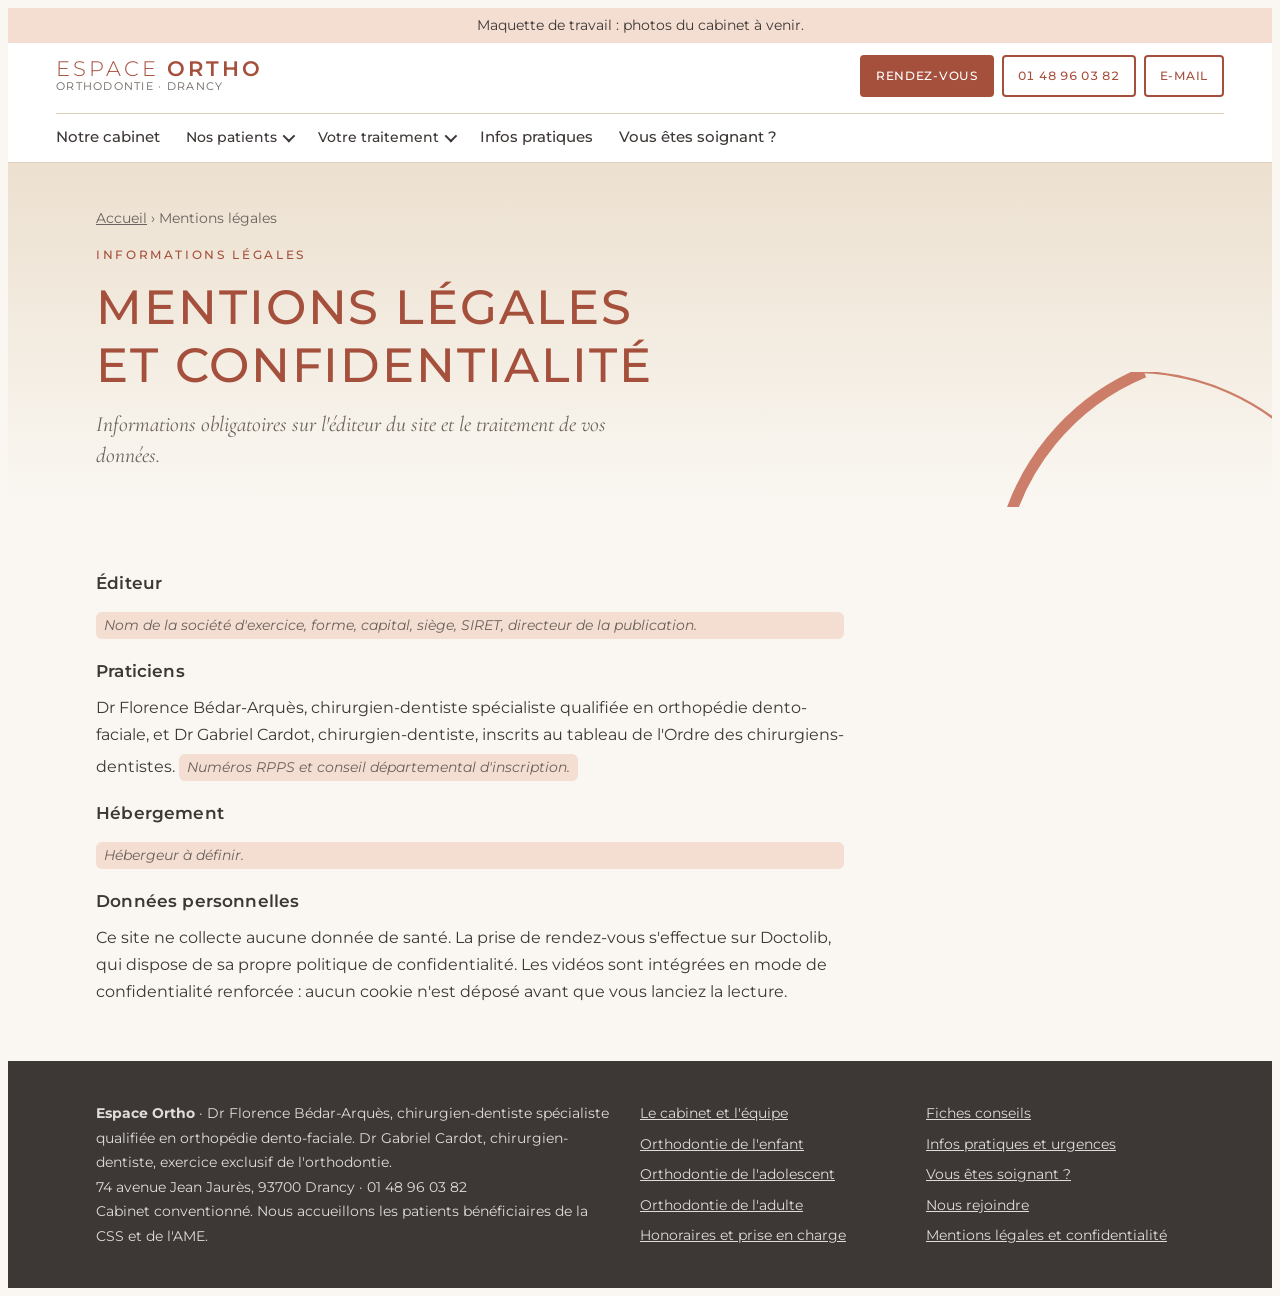
<file: mentions-legales.html>
<!doctype html>
<html lang="fr">
<head>
<meta charset="utf-8">
<meta name="robots" content="noindex">
<meta name="viewport" content="width=device-width, initial-scale=1, viewport-fit=cover">
<title>Mentions légales · Espace Ortho</title>
<meta name="claude:viewport-fit-sides" content="cover">
<meta name="description" content="Mentions légales et politique de confidentialité du site Espace Ortho.">
<link rel="preconnect" href="https://fonts.googleapis.com"><link rel="preconnect" href="https://fonts.gstatic.com" crossorigin><link rel="stylesheet" href="https://fonts.googleapis.com/css2?family=Montserrat:wght@300;400;500;600&family=Cormorant+Garamond:ital,wght@0,500;1,400;1,500&display=swap">
<link rel="stylesheet" href="style.css?v=202611261827">
</head>
<body>
<div class="proto">Maquette de travail : photos du cabinet à venir.</div>
<header class="site">
  <div class="wrap">
    <a class="brand" href="index.html" aria-label="Espace Ortho, accueil"><span class="wordmark"><span class="wm1">Espace</span> <span class="wm2">Ortho</span></span><small>Orthodontie · Drancy</small></a>
    <nav class="main" aria-label="Navigation principale"><a href="cabinet.html">Notre cabinet</a><details class="dd"><summary>Nos patients</summary><div class="dd-menu"><a href="enfants.html">Enfants</a><a href="adolescents.html">Adolescents</a><a href="adultes.html">Adultes</a></div></details><details class="dd"><summary>Votre traitement</summary><div class="dd-menu"><a href="votre-traitement.html">Étapes et honoraires</a><a href="fiches.html">Fiches conseils</a></div></details><a href="infos-pratiques.html">Infos pratiques</a><a href="correspondants.html">Vous êtes soignant ?</a></nav>
    <div class="actions">
      <a class="btn primary sm" href="https://www.doctolib.fr/orthodontiste/drancy/florence-bedar-arques" target="_blank" rel="noopener">Rendez-vous</a>
      <a class="btn ghost sm" href="tel:+33148960382"><span class="num">01 48 96 03 82</span></a>
      <a class="btn ghost sm" href="mailto:espaceortho93@gmail.com">E-mail</a>
    </div>
    <details class="burger"><summary aria-label="Menu">Menu</summary><nav aria-label="Menu mobile"><a href="cabinet.html" class="mtop">Notre cabinet</a><details class="mgrp"><summary>Nos patients</summary><a href="enfants.html" class="msub">Enfants</a><a href="adolescents.html" class="msub">Adolescents</a><a href="adultes.html" class="msub">Adultes</a></details><details class="mgrp"><summary>Votre traitement</summary><a href="votre-traitement.html" class="msub">Étapes et honoraires</a><a href="fiches.html" class="msub">Fiches conseils</a></details><a href="infos-pratiques.html" class="mtop">Infos pratiques</a><a href="correspondants.html" class="mtop">Vous êtes soignant ?</a></nav></details>
  </div>
</header>
<div class="mobilebar">
  <a class="btn primary sm" href="https://www.doctolib.fr/orthodontiste/drancy/florence-bedar-arques" target="_blank" rel="noopener">Rendez-vous</a>
  <a class="btn ghost sm" href="tel:+33148960382">Appeler</a>
  <a class="btn ghost sm" href="mailto:espaceortho93@gmail.com">E-mail</a>
</div>
<section class="phero"><div class="wrap">
  <nav class="crumb" aria-label="Fil d'Ariane"><a href="index.html">Accueil</a> <span aria-hidden="true">›</span> Mentions légales</nav>
  <span class="eyebrow">Informations légales</span>
  <h1>Mentions légales et confidentialité</h1>
  <p class="lead">Informations obligatoires sur l'éditeur du site et le traitement de vos données.</p>
</div></section><section class="band"><div class="wrap"><div class="prose">
<h3>Éditeur</h3><p class="todo">Nom de la société d'exercice, forme, capital, siège, SIRET, directeur de la publication.</p>
<h3>Praticiens</h3><p>Dr Florence Bédar-Arquès, chirurgien-dentiste spécialiste qualifiée en orthopédie dento-faciale, et Dr Gabriel Cardot, chirurgien-dentiste, inscrits au tableau de l'Ordre des chirurgiens-dentistes. <span class="todo">Numéros RPPS et conseil départemental d'inscription.</span></p>
<h3>Hébergement</h3><p class="todo">Hébergeur à définir.</p>
<h3>Données personnelles</h3><p>Ce site ne collecte aucune donnée de santé. La prise de rendez-vous s'effectue sur Doctolib, qui dispose de sa propre politique de confidentialité. Les vidéos sont intégrées en mode de confidentialité renforcée : aucun cookie n'est déposé avant que vous lanciez la lecture.</p>
</div></div></section>
<footer>
  <div class="wrap">
    <div>
      <p><strong>Espace Ortho</strong> · Dr Florence Bédar-Arquès, chirurgien-dentiste spécialiste qualifiée en orthopédie dento-faciale. Dr Gabriel Cardot, chirurgien-dentiste, exercice exclusif de l'orthodontie.</p>
      <p>74 avenue Jean Jaurès, 93700 Drancy · 01 48 96 03 82</p>
      <p>Cabinet conventionné. Nous accueillons les patients bénéficiaires de la CSS et de l'AME.</p>
    </div>
    <ul>
      <li><a href="cabinet.html">Le cabinet et l'équipe</a></li>
      <li><a href="enfants.html">Orthodontie de l'enfant</a></li>
      <li><a href="adolescents.html">Orthodontie de l'adolescent</a></li>
      <li><a href="adultes.html">Orthodontie de l'adulte</a></li>
      <li><a href="votre-traitement.html">Honoraires et prise en charge</a></li>
    </ul>
    <ul>
      <li><a href="fiches.html">Fiches conseils</a></li>
      <li><a href="infos-pratiques.html">Infos pratiques et urgences</a></li>
      <li><a href="correspondants.html">Vous êtes soignant ?</a></li>
      <li><a href="recrutement.html">Nous rejoindre</a></li>
      <li><a href="mentions-legales.html">Mentions légales et confidentialité</a></li>
    </ul>
  </div>
</footer>
<script src="site.js?v=202611261827"></script>
</body>
</html>
</file>
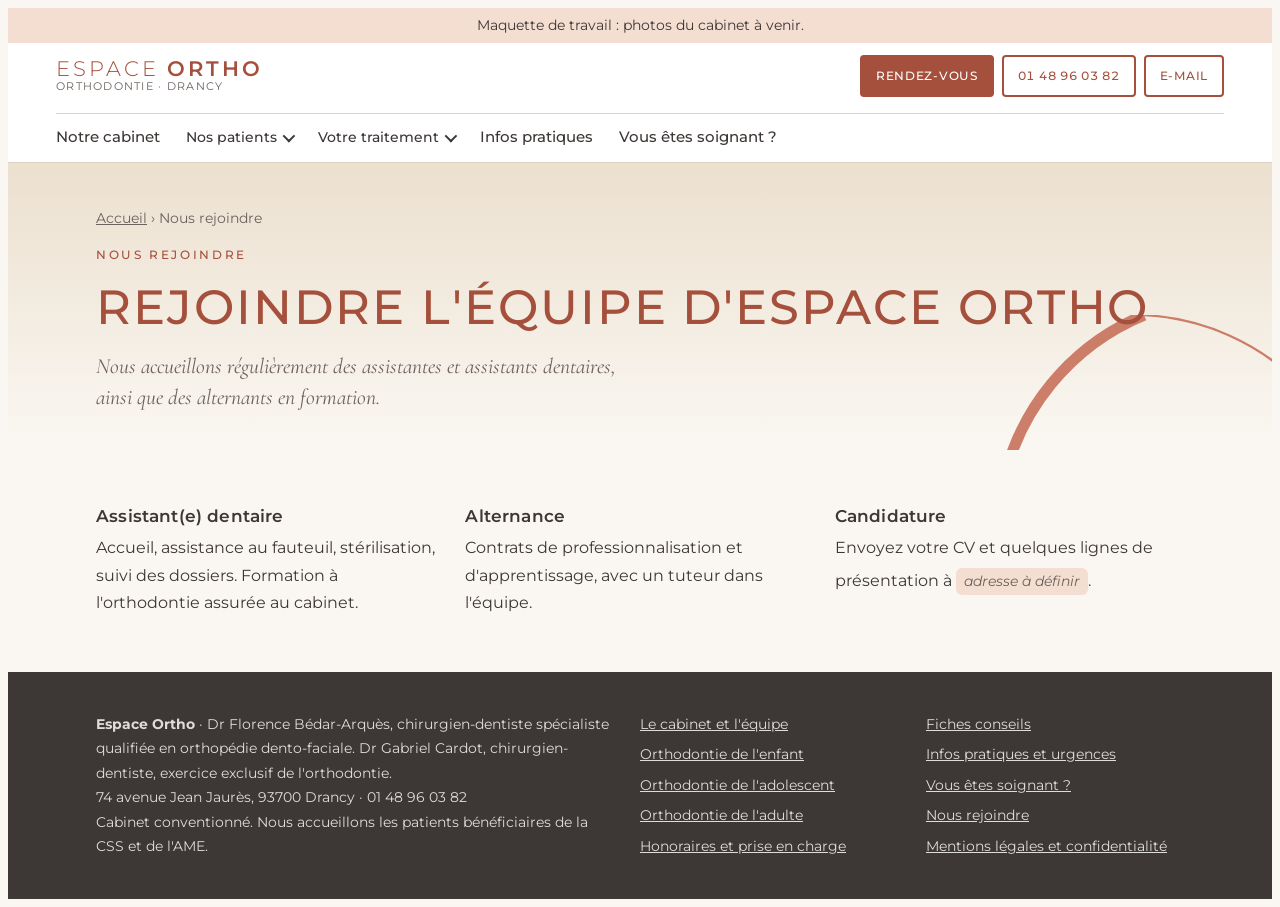
<file: recrutement.html>
<!doctype html>
<html lang="fr">
<head>
<meta charset="utf-8">
<meta name="robots" content="noindex">
<meta name="viewport" content="width=device-width, initial-scale=1, viewport-fit=cover">
<title>Nous rejoindre · Espace Ortho</title>
<meta name="claude:viewport-fit-sides" content="cover">
<meta name="description" content="Offres d'emploi et alternance au cabinet d'orthodontie Espace Ortho à Drancy.">
<link rel="preconnect" href="https://fonts.googleapis.com"><link rel="preconnect" href="https://fonts.gstatic.com" crossorigin><link rel="stylesheet" href="https://fonts.googleapis.com/css2?family=Montserrat:wght@300;400;500;600&family=Cormorant+Garamond:ital,wght@0,500;1,400;1,500&display=swap">
<link rel="stylesheet" href="style.css?v=202611261827">
</head>
<body>
<div class="proto">Maquette de travail : photos du cabinet à venir.</div>
<header class="site">
  <div class="wrap">
    <a class="brand" href="index.html" aria-label="Espace Ortho, accueil"><span class="wordmark"><span class="wm1">Espace</span> <span class="wm2">Ortho</span></span><small>Orthodontie · Drancy</small></a>
    <nav class="main" aria-label="Navigation principale"><a href="cabinet.html">Notre cabinet</a><details class="dd"><summary>Nos patients</summary><div class="dd-menu"><a href="enfants.html">Enfants</a><a href="adolescents.html">Adolescents</a><a href="adultes.html">Adultes</a></div></details><details class="dd"><summary>Votre traitement</summary><div class="dd-menu"><a href="votre-traitement.html">Étapes et honoraires</a><a href="fiches.html">Fiches conseils</a></div></details><a href="infos-pratiques.html">Infos pratiques</a><a href="correspondants.html">Vous êtes soignant ?</a></nav>
    <div class="actions">
      <a class="btn primary sm" href="https://www.doctolib.fr/orthodontiste/drancy/florence-bedar-arques" target="_blank" rel="noopener">Rendez-vous</a>
      <a class="btn ghost sm" href="tel:+33148960382"><span class="num">01 48 96 03 82</span></a>
      <a class="btn ghost sm" href="mailto:espaceortho93@gmail.com">E-mail</a>
    </div>
    <details class="burger"><summary aria-label="Menu">Menu</summary><nav aria-label="Menu mobile"><a href="cabinet.html" class="mtop">Notre cabinet</a><details class="mgrp"><summary>Nos patients</summary><a href="enfants.html" class="msub">Enfants</a><a href="adolescents.html" class="msub">Adolescents</a><a href="adultes.html" class="msub">Adultes</a></details><details class="mgrp"><summary>Votre traitement</summary><a href="votre-traitement.html" class="msub">Étapes et honoraires</a><a href="fiches.html" class="msub">Fiches conseils</a></details><a href="infos-pratiques.html" class="mtop">Infos pratiques</a><a href="correspondants.html" class="mtop">Vous êtes soignant ?</a></nav></details>
  </div>
</header>
<div class="mobilebar">
  <a class="btn primary sm" href="https://www.doctolib.fr/orthodontiste/drancy/florence-bedar-arques" target="_blank" rel="noopener">Rendez-vous</a>
  <a class="btn ghost sm" href="tel:+33148960382">Appeler</a>
  <a class="btn ghost sm" href="mailto:espaceortho93@gmail.com">E-mail</a>
</div>
<section class="phero"><div class="wrap">
  <nav class="crumb" aria-label="Fil d'Ariane"><a href="index.html">Accueil</a> <span aria-hidden="true">›</span> Nous rejoindre</nav>
  <span class="eyebrow">Nous rejoindre</span>
  <h1>Rejoindre l'équipe d'Espace Ortho</h1>
  <p class="lead">Nous accueillons régulièrement des assistantes et assistants dentaires, ainsi que des alternants en formation.</p>
</div></section><section class="band"><div class="wrap"><div class="grid3">
  <div class="point"><h3>Assistant(e) dentaire</h3><p>Accueil, assistance au fauteuil, stérilisation, suivi des dossiers. Formation à l'orthodontie assurée au cabinet.</p></div>
  <div class="point"><h3>Alternance</h3><p>Contrats de professionnalisation et d'apprentissage, avec un tuteur dans l'équipe.</p></div>
  <div class="point"><h3>Candidature</h3><p>Envoyez votre CV et quelques lignes de présentation à <span class="todo">adresse à définir</span>.</p></div>
</div></div></section>
<footer>
  <div class="wrap">
    <div>
      <p><strong>Espace Ortho</strong> · Dr Florence Bédar-Arquès, chirurgien-dentiste spécialiste qualifiée en orthopédie dento-faciale. Dr Gabriel Cardot, chirurgien-dentiste, exercice exclusif de l'orthodontie.</p>
      <p>74 avenue Jean Jaurès, 93700 Drancy · 01 48 96 03 82</p>
      <p>Cabinet conventionné. Nous accueillons les patients bénéficiaires de la CSS et de l'AME.</p>
    </div>
    <ul>
      <li><a href="cabinet.html">Le cabinet et l'équipe</a></li>
      <li><a href="enfants.html">Orthodontie de l'enfant</a></li>
      <li><a href="adolescents.html">Orthodontie de l'adolescent</a></li>
      <li><a href="adultes.html">Orthodontie de l'adulte</a></li>
      <li><a href="votre-traitement.html">Honoraires et prise en charge</a></li>
    </ul>
    <ul>
      <li><a href="fiches.html">Fiches conseils</a></li>
      <li><a href="infos-pratiques.html">Infos pratiques et urgences</a></li>
      <li><a href="correspondants.html">Vous êtes soignant ?</a></li>
      <li><a href="recrutement.html">Nous rejoindre</a></li>
      <li><a href="mentions-legales.html">Mentions légales et confidentialité</a></li>
    </ul>
  </div>
</footer>
<script src="site.js?v=202611261827"></script>
</body>
</html>
</file>
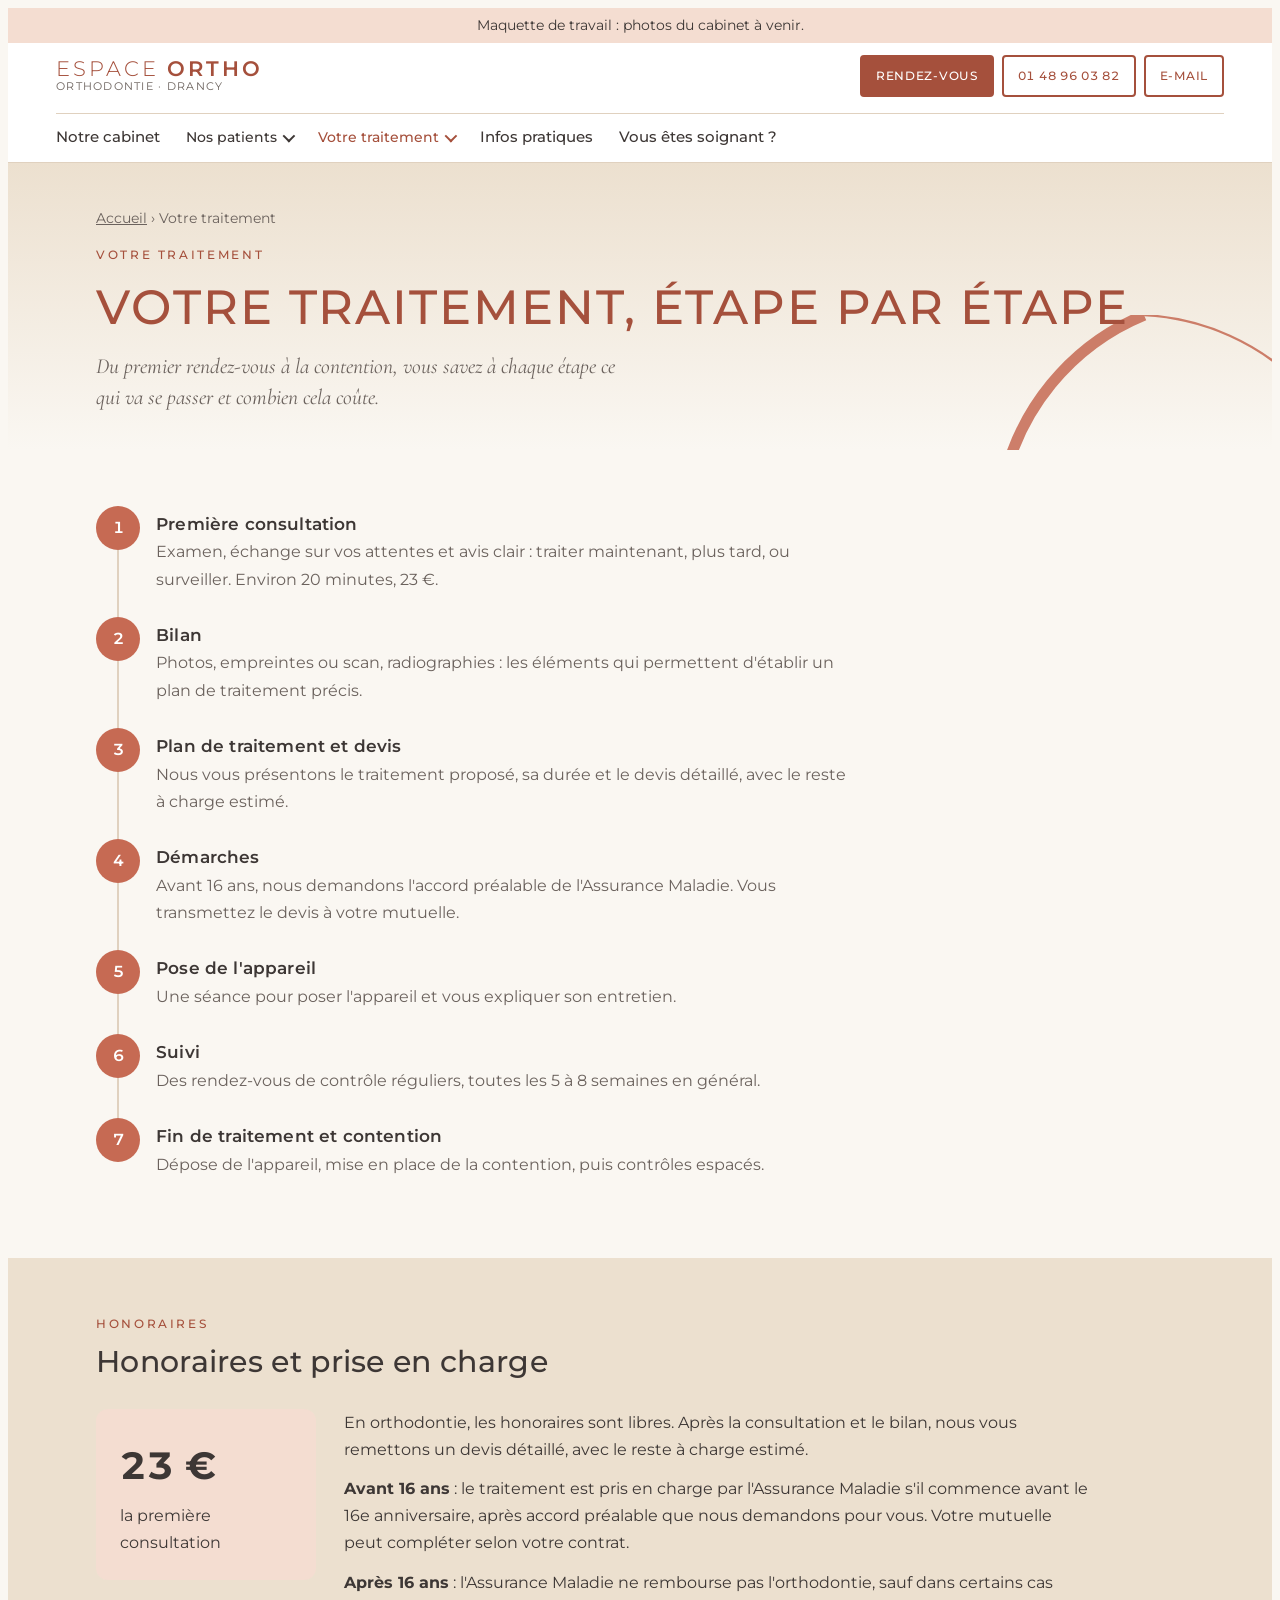
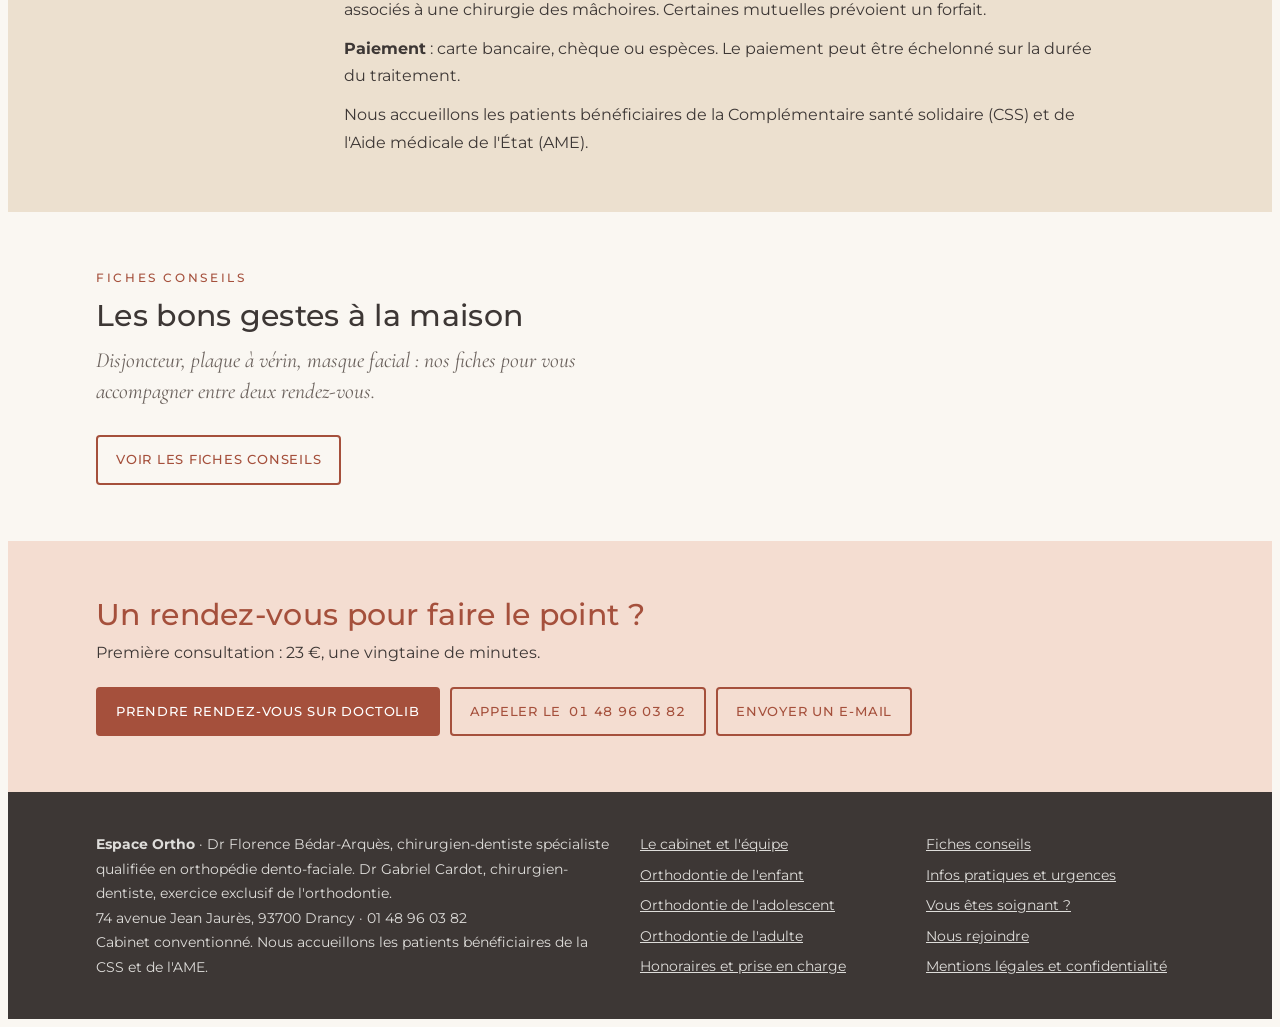
<file: votre-traitement.html>
<!doctype html>
<html lang="fr">
<head>
<meta charset="utf-8">
<meta name="robots" content="noindex">
<meta name="viewport" content="width=device-width, initial-scale=1, viewport-fit=cover">
<title>Votre traitement · Espace Ortho</title>
<meta name="claude:viewport-fit-sides" content="cover">
<meta name="description" content="Les étapes d'un traitement orthodontique chez Espace Ortho à Drancy, honoraires et prise en charge.">
<link rel="preconnect" href="https://fonts.googleapis.com"><link rel="preconnect" href="https://fonts.gstatic.com" crossorigin><link rel="stylesheet" href="https://fonts.googleapis.com/css2?family=Montserrat:wght@300;400;500;600&family=Cormorant+Garamond:ital,wght@0,500;1,400;1,500&display=swap">
<link rel="stylesheet" href="style.css?v=202611261827">
</head>
<body>
<div class="proto">Maquette de travail : photos du cabinet à venir.</div>
<header class="site">
  <div class="wrap">
    <a class="brand" href="index.html" aria-label="Espace Ortho, accueil"><span class="wordmark"><span class="wm1">Espace</span> <span class="wm2">Ortho</span></span><small>Orthodontie · Drancy</small></a>
    <nav class="main" aria-label="Navigation principale"><a href="cabinet.html">Notre cabinet</a><details class="dd"><summary>Nos patients</summary><div class="dd-menu"><a href="enfants.html">Enfants</a><a href="adolescents.html">Adolescents</a><a href="adultes.html">Adultes</a></div></details><details class="dd"><summary class="on">Votre traitement</summary><div class="dd-menu"><a href="votre-traitement.html" aria-current="page">Étapes et honoraires</a><a href="fiches.html">Fiches conseils</a></div></details><a href="infos-pratiques.html">Infos pratiques</a><a href="correspondants.html">Vous êtes soignant ?</a></nav>
    <div class="actions">
      <a class="btn primary sm" href="https://www.doctolib.fr/orthodontiste/drancy/florence-bedar-arques" target="_blank" rel="noopener">Rendez-vous</a>
      <a class="btn ghost sm" href="tel:+33148960382"><span class="num">01 48 96 03 82</span></a>
      <a class="btn ghost sm" href="mailto:espaceortho93@gmail.com">E-mail</a>
    </div>
    <details class="burger"><summary aria-label="Menu">Menu</summary><nav aria-label="Menu mobile"><a href="cabinet.html" class="mtop">Notre cabinet</a><details class="mgrp"><summary>Nos patients</summary><a href="enfants.html" class="msub">Enfants</a><a href="adolescents.html" class="msub">Adolescents</a><a href="adultes.html" class="msub">Adultes</a></details><details class="mgrp" open><summary>Votre traitement</summary><a href="votre-traitement.html" aria-current="page" class="msub">Étapes et honoraires</a><a href="fiches.html" class="msub">Fiches conseils</a></details><a href="infos-pratiques.html" class="mtop">Infos pratiques</a><a href="correspondants.html" class="mtop">Vous êtes soignant ?</a></nav></details>
  </div>
</header>
<div class="mobilebar">
  <a class="btn primary sm" href="https://www.doctolib.fr/orthodontiste/drancy/florence-bedar-arques" target="_blank" rel="noopener">Rendez-vous</a>
  <a class="btn ghost sm" href="tel:+33148960382">Appeler</a>
  <a class="btn ghost sm" href="mailto:espaceortho93@gmail.com">E-mail</a>
</div>
<section class="phero"><div class="wrap">
  <nav class="crumb" aria-label="Fil d'Ariane"><a href="index.html">Accueil</a> <span aria-hidden="true">›</span> Votre traitement</nav>
  <span class="eyebrow">Votre traitement</span>
  <h1>Votre traitement, étape par étape</h1>
  <p class="lead">Du premier rendez-vous à la contention, vous savez à chaque étape ce qui va se passer et combien cela coûte.</p>
</div></section><section class="band"><div class="wrap"><ol class="timeline"><li><span>1</span><div><h3>Première consultation</h3><p>Examen, échange sur vos attentes et avis clair : traiter maintenant, plus tard, ou surveiller. Environ 20 minutes, 23 €.</p></div></li><li><span>2</span><div><h3>Bilan</h3><p>Photos, empreintes ou scan, radiographies : les éléments qui permettent d'établir un plan de traitement précis.</p></div></li><li><span>3</span><div><h3>Plan de traitement et devis</h3><p>Nous vous présentons le traitement proposé, sa durée et le devis détaillé, avec le reste à charge estimé.</p></div></li><li><span>4</span><div><h3>Démarches</h3><p>Avant 16 ans, nous demandons l'accord préalable de l'Assurance Maladie. Vous transmettez le devis à votre mutuelle.</p></div></li><li><span>5</span><div><h3>Pose de l'appareil</h3><p>Une séance pour poser l'appareil et vous expliquer son entretien.</p></div></li><li><span>6</span><div><h3>Suivi</h3><p>Des rendez-vous de contrôle réguliers, toutes les 5 à 8 semaines en général.</p></div></li><li><span>7</span><div><h3>Fin de traitement et contention</h3><p>Dépose de l'appareil, mise en place de la contention, puis contrôles espacés.</p></div></li></ol></div></section><section class="band tint" id="honoraires"><div class="wrap"><div class="head"><span class="eyebrow">Honoraires</span><h2>Honoraires et prise en charge</h2></div>
<div class="fees">
  <div class="fee-main"><strong>23 €</strong><span>la première consultation</span></div>
  <div class="prose">
    <p>En orthodontie, les honoraires sont libres. Après la consultation et le bilan, nous vous remettons un devis détaillé, avec le reste à charge estimé.</p>
    <p><strong>Avant 16 ans</strong> : le traitement est pris en charge par l'Assurance Maladie s'il commence avant le 16e anniversaire, après accord préalable que nous demandons pour vous. Votre mutuelle peut compléter selon votre contrat.</p>
    <p><strong>Après 16 ans</strong> : l'Assurance Maladie ne rembourse pas l'orthodontie, sauf dans certains cas associés à une chirurgie des mâchoires. Certaines mutuelles prévoient un forfait.</p>
    <p><strong>Paiement</strong> : carte bancaire, chèque ou espèces. Le paiement peut être échelonné sur la durée du traitement.</p>
    <p>Nous accueillons les patients bénéficiaires de la Complémentaire santé solidaire (CSS) et de l'Aide médicale de l'État (AME).</p>
  </div>
</div></div></section><section class="band"><div class="wrap"><div class="head"><span class="eyebrow">Fiches conseils</span><h2>Les bons gestes à la maison</h2><p class="lead">Disjoncteur, plaque à vérin, masque facial : nos fiches pour vous accompagner entre deux rendez-vous.</p></div><a class="btn ghost" href="fiches.html">Voir les fiches conseils</a></div></section><section class="band cta"><div class="wrap cta-in">
  <div><h2>Un rendez-vous pour faire le point ?</h2><p>Première consultation : 23 €, une vingtaine de minutes.</p></div>
  <div class="actions"><a class="btn primary" href="https://www.doctolib.fr/orthodontiste/drancy/florence-bedar-arques" target="_blank" rel="noopener">Prendre rendez-vous sur Doctolib</a><a class="btn ghost" href="tel:+33148960382">Appeler le <span class="num">01 48 96 03 82</span></a><a class="btn ghost" href="mailto:espaceortho93@gmail.com">Envoyer un e-mail</a></div>
</div></section>
<footer>
  <div class="wrap">
    <div>
      <p><strong>Espace Ortho</strong> · Dr Florence Bédar-Arquès, chirurgien-dentiste spécialiste qualifiée en orthopédie dento-faciale. Dr Gabriel Cardot, chirurgien-dentiste, exercice exclusif de l'orthodontie.</p>
      <p>74 avenue Jean Jaurès, 93700 Drancy · 01 48 96 03 82</p>
      <p>Cabinet conventionné. Nous accueillons les patients bénéficiaires de la CSS et de l'AME.</p>
    </div>
    <ul>
      <li><a href="cabinet.html">Le cabinet et l'équipe</a></li>
      <li><a href="enfants.html">Orthodontie de l'enfant</a></li>
      <li><a href="adolescents.html">Orthodontie de l'adolescent</a></li>
      <li><a href="adultes.html">Orthodontie de l'adulte</a></li>
      <li><a href="votre-traitement.html">Honoraires et prise en charge</a></li>
    </ul>
    <ul>
      <li><a href="fiches.html">Fiches conseils</a></li>
      <li><a href="infos-pratiques.html">Infos pratiques et urgences</a></li>
      <li><a href="correspondants.html">Vous êtes soignant ?</a></li>
      <li><a href="recrutement.html">Nous rejoindre</a></li>
      <li><a href="mentions-legales.html">Mentions légales et confidentialité</a></li>
    </ul>
  </div>
</footer>
<script src="site.js?v=202611261827"></script>
</body>
</html>
</file>
<file: style.css>
/* Charte de la carte de visite : blanc cassé, corail Espace Ortho, gris doux ; Montserrat en capitales espacées, Cormorant Garamond en italique ; arcs corail en motif. */
:root{
  --bg:#fbfaf7;          /* blanc cassé de la carte */
  --surface:#ffffff;
  --tint:#f8ece7;        /* corail très pâle */
  --ink:#3d3735;         /* gris chaud */
  --muted:#6b6b6b;
  --line:#ecdcd5;
  --accent:#a5503c;      /* vieux rose, lisible pour les boutons */
  --accent-ink:#ffffff;
  --warm:#c66a53;        /* corail adouci */
  --warm-soft:#faefea;
  --coral:#c66a53;
  --display:"Montserrat", "Avenir Next", "Segoe UI", sans-serif;
  --body:"Montserrat", "Avenir Next", "Segoe UI", sans-serif;
  --serif:"Cormorant Garamond", Georgia, "Times New Roman", serif;
  --radius:12px;
}
/* Fond clair imposé pour tous les visiteurs : blanc cassé tirant vers le beige */
:root,:root[data-theme]{
  --bg:#faf7f2; --surface:#ffffff; --tint:#ece0cf; --ink:#3d3735; --muted:#6b625d;
  --line:#e0d1bf; --accent:#a5503c; --accent-ink:#ffffff; --warm:#c66a53; --warm-soft:#f4ddd1; --coral:#c66a53;
  color-scheme:light;
}
*{box-sizing:border-box}
body{background:var(--bg);color:var(--ink);font-family:var(--body);font-size:16px;line-height:1.7}
h1,h2,h3{font-family:var(--display);line-height:1.2;text-wrap:balance;margin:0;font-weight:500;letter-spacing:.01em}
h1{font-size:clamp(1.9rem,4.4vw,3rem);font-weight:500;letter-spacing:.04em;text-transform:uppercase;color:var(--accent)}
h2{font-size:clamp(1.4rem,2.8vw,1.9rem);font-weight:500}
h3{font-size:1.08rem;font-weight:600}
p{margin:0}
a{color:var(--accent)}
a:focus-visible,button:focus-visible{outline:3px solid var(--warm);outline-offset:3px;border-radius:6px}
.wrap{max-width:1120px;margin:0 auto;padding-left:max(16px,env(safe-area-inset-left,0px));padding-right:max(16px,env(safe-area-inset-right,0px))}
.eyebrow{font-size:.75rem;font-weight:500;letter-spacing:.22em;text-transform:uppercase;color:var(--accent)}
.lead{color:var(--muted);font-family:var(--serif);font-style:italic;font-size:1.35rem;line-height:1.45;max-width:58ch}

/* Bandeau maquette */
.proto{background:var(--warm-soft);color:var(--ink);font-size:.85rem;text-align:center;padding-block:6px}

/* En-tête */
body::before{content:"";position:fixed;inset:0 0 auto;height:env(safe-area-inset-top,0px);z-index:10;background:var(--surface)}
header.site{position:sticky;top:env(safe-area-inset-top,0px);z-index:5;background:var(--surface);border-bottom:1px solid var(--line)}
header.site .wrap{display:flex;align-items:center;gap:20px;padding-block:12px;flex-wrap:wrap}
.brand{display:flex;align-items:center;gap:10px;text-decoration:none;color:var(--ink);margin-right:auto}
.brand b{font-family:var(--display);font-size:1.35rem;font-weight:700}
.brand small{display:block;font-size:.75rem;color:var(--muted);line-height:1.2}
nav.main{display:flex;gap:18px;flex-wrap:wrap}
nav.main a{color:var(--ink);text-decoration:none;font-weight:500;font-size:.95rem}
nav.main a:hover{color:var(--accent)}
.actions{display:flex;gap:10px;flex-wrap:wrap}
.btn{display:inline-flex;align-items:center;gap:8px;padding:11px 18px;border-radius:999px;font-weight:600;font-size:.95rem;text-decoration:none;border:2px solid var(--accent);cursor:pointer;font-family:var(--body)}
.btn.primary{background:var(--accent);color:var(--accent-ink)}
.btn.ghost{background:transparent;color:var(--accent)}
.btn .num{font-variant-numeric:tabular-nums}
.btn.sm{padding:8px 14px;font-size:.88rem}
@media (max-width:1060px){nav.main{display:none}}
.mobilebar{display:none}
@media (max-width:560px){
  header.site .actions{display:none}
  .mobilebar{display:flex;gap:10px;position:fixed;left:0;right:0;bottom:0;z-index:6;background:var(--surface);border-top:1px solid var(--line);
    padding-top:10px;padding-bottom:calc(10px + env(safe-area-inset-bottom,0px));
    padding-left:max(16px,env(safe-area-inset-left,0px));padding-right:max(16px,env(safe-area-inset-right,0px))}
  .mobilebar .btn{flex:1;justify-content:center}
  footer{padding-bottom:110px}
}

/* Héros */
.hero{padding-block:56px 40px}
.hero .wrap{display:grid;grid-template-columns:1.1fr .9fr;gap:40px;align-items:center}
.hero-text{display:flex;flex-direction:column;gap:20px;min-width:0}
.facts{display:flex;flex-wrap:wrap;gap:8px 18px;color:var(--muted);font-size:.95rem;list-style:none;padding:0;margin:0}
.facts li::before{content:"";display:inline-block;width:7px;height:7px;border-radius:50%;background:var(--warm);margin-right:8px;vertical-align:middle}
.arch{width:100%;max-width:460px;justify-self:center;aspect-ratio:1/1}
@media (max-width:800px){.hero .wrap{grid-template-columns:1fr}.arch{max-width:300px}}

/* Sections */
section.band{padding-block:56px}
section.band.tint{background:var(--tint)}
.head{display:flex;flex-direction:column;gap:10px;margin-bottom:28px}
.grid3{display:grid;grid-template-columns:repeat(3,1fr);gap:20px}
@media (max-width:820px){.grid3{grid-template-columns:1fr}}
.point{display:flex;flex-direction:column;gap:8px;min-width:0}
.point .mark{width:36px;height:36px;border-radius:10px;background:var(--warm-soft);display:grid;place-items:center;color:var(--ink)}
.card{background:var(--surface);border:1px solid var(--line);border-radius:var(--radius);padding:24px;display:flex;flex-direction:column;gap:10px;min-width:0}
.card .age{font-size:.85rem;font-weight:600;color:var(--accent)}
.card a.more{margin-top:auto;font-weight:600;text-decoration:none}
.devices{display:flex;flex-direction:column;gap:8px;padding-top:6px;border-top:1px solid var(--line);margin-top:4px}
.dev-label{font-size:.78rem;font-weight:600;letter-spacing:.06em;text-transform:uppercase;color:var(--muted)}
.devices details{border:1px solid var(--line);border-radius:10px;background:var(--bg)}
.devices summary{cursor:pointer;list-style:none;display:flex;align-items:center;gap:10px;padding:9px 12px;font-weight:600;font-size:.95rem}
.devices summary::-webkit-details-marker{display:none}
.devices summary::before{content:"";flex:none;width:0;height:0;border-left:8px solid var(--accent);border-top:5px solid transparent;border-bottom:5px solid transparent;transition:transform .2s}
.devices details[open] summary::before{transform:rotate(90deg)}
.dev-body{padding:0 12px 12px;display:flex;flex-direction:column;gap:10px;font-size:.93rem}
.video{aspect-ratio:16/9;max-width:100%;border-radius:8px;background:var(--tint);border:1px dashed var(--line);display:grid;place-items:center;align-content:center;gap:4px;color:var(--muted);font-size:.85rem;text-align:center}
.video span{font-size:1.6rem;color:var(--accent)}
a.video{text-decoration:none;color:var(--ink);font-weight:600;border-style:solid}
a.video:hover{border-color:var(--accent)}
.vlist{display:grid;grid-template-columns:repeat(auto-fit,minmax(110px,1fr));gap:8px}
.video.sm{aspect-ratio:4/3;font-size:.8rem;padding:6px}
.video.sm span{font-size:1.2rem}
.card a.more:hover{text-decoration:underline}

/* Équipe */
.team{display:grid;grid-template-columns:repeat(2,1fr);gap:20px}
@media (max-width:700px){.team{grid-template-columns:1fr}}
.person{display:flex;gap:18px;align-items:center;background:var(--surface);border:1px solid var(--line);border-radius:var(--radius);padding:18px}
.portrait{flex:none;width:88px;height:88px;border-radius:50%;background:var(--tint);display:grid;place-items:center;font-family:var(--display);font-size:1.6rem;color:var(--accent);border:2px dashed var(--line)}
.person div{min-width:0}
.person p{color:var(--muted);font-size:.95rem}
.team-note{margin-top:18px;color:var(--muted)}

/* Première consultation */
.consult{display:grid;grid-template-columns:1fr 1fr;gap:28px;align-items:start}
@media (max-width:820px){.consult{grid-template-columns:1fr}}
.steps{list-style:none;margin:0;padding:0;display:flex;flex-direction:column;gap:14px}
.steps li{display:grid;grid-template-columns:34px 1fr;gap:12px}
.steps li span{width:34px;height:34px;border-radius:50%;background:var(--accent);color:var(--accent-ink);display:grid;place-items:center;font-weight:600;font-variant-numeric:tabular-nums}
.bring{background:var(--warm-soft);border-radius:var(--radius);padding:24px;display:flex;flex-direction:column;gap:12px}
.bring ul{margin:0;padding-left:20px;display:flex;flex-direction:column;gap:6px}
.price{display:flex;align-items:baseline;gap:10px;flex-wrap:wrap}
.price strong{font-family:var(--display);font-size:2rem;font-variant-numeric:tabular-nums}

/* Infos pratiques */
.info{display:grid;grid-template-columns:repeat(3,1fr);gap:20px}
@media (max-width:820px){.info{grid-template-columns:1fr}}
.hours{width:100%;border-collapse:collapse;font-variant-numeric:tabular-nums}
.hours td{padding:5px 0;border-bottom:1px solid var(--line)}
.hours td:last-child{text-align:right}
.small{font-size:.88rem;color:var(--muted)}

/* Urgences */
.urg{display:grid;grid-template-columns:repeat(2,1fr);gap:14px 28px}
@media (max-width:700px){.urg{grid-template-columns:1fr}}
.urg div{display:flex;flex-direction:column;gap:4px;padding-left:14px;border-left:3px solid var(--warm)}

/* Pied de page */
footer{background:var(--ink);color:var(--bg);padding-block:40px}
footer .wrap{display:grid;grid-template-columns:2fr 1fr 1fr;gap:28px}
footer a{color:var(--bg)}
footer p,footer li{font-size:.9rem;opacity:.85}
footer ul{list-style:none;margin:0;padding:0;display:flex;flex-direction:column;gap:6px}
@media (max-width:760px){footer .wrap{grid-template-columns:1fr}}

@media (prefers-reduced-motion:no-preference){
  .bracket{animation:pop .6s ease-out both}
  @keyframes pop{from{transform:scale(.6);opacity:.3}to{transform:scale(1);opacity:1}}
}

/* --- Pages intérieures --- */
html{scroll-behavior:smooth}
nav.main{gap:16px}
header.site .wrap{max-width:1200px}
@media (max-width:1180px){nav.main{display:none}.burger{display:block}}
nav.main a{font-size:.9rem}
header.site .wrap{gap:16px}
@media (max-width:1200px) and (min-width:1061px){nav.main a{font-size:.85rem}nav.main{gap:10px}}
nav.main a[aria-current="page"]{color:var(--accent);text-decoration:underline;text-underline-offset:6px}
.burger{display:none;position:relative}
.burger summary{list-style:none;cursor:pointer;font-weight:600;padding:8px 14px;border:1px solid var(--line);border-radius:999px}
.burger summary::-webkit-details-marker{display:none}
.burger nav{position:absolute;right:0;top:calc(100% + 8px);background:var(--surface);border:1px solid var(--line);border-radius:12px;padding:10px;display:flex;flex-direction:column;min-width:230px;box-shadow:0 10px 30px rgba(0,0,0,.12)}
.burger nav a{padding:9px 10px;color:var(--ink);text-decoration:none;border-radius:8px}
.burger nav a:hover,.burger nav a[aria-current="page"]{background:var(--tint)}
@media (max-width:1060px){.burger{display:block}}
.phero{padding-block:44px 36px;background:linear-gradient(180deg,var(--tint),var(--bg))}
.phero .wrap{display:flex;flex-direction:column;gap:14px}
.crumb{font-size:.88rem;color:var(--muted)}
.crumb a{color:var(--muted)}
.signs{list-style:none;margin:0;padding:0;display:grid;grid-template-columns:repeat(2,1fr);gap:10px 28px}
@media (max-width:760px){.signs{grid-template-columns:1fr}}
.signs li{position:relative;padding-left:26px}
.signs li::before{content:"";position:absolute;left:0;top:.55em;width:12px;height:12px;border-radius:3px;background:var(--warm)}
.signs.check li::before{background:var(--accent);border-radius:50%}
.small{margin-top:14px}
.devgrid{display:grid;grid-template-columns:repeat(auto-fit,minmax(250px,1fr));gap:20px}
.dev-card{background:var(--surface);border:1px solid var(--line);border-radius:var(--radius);padding:20px;display:flex;flex-direction:column;gap:14px;min-width:0}
.dev-text{display:flex;flex-direction:column;gap:6px}
.dev-card .video{margin-top:auto}
.vlist.wide{grid-template-columns:repeat(auto-fit,minmax(180px,1fr));max-width:720px}
.faq{display:flex;flex-direction:column;gap:10px;max-width:780px}
.faq details{background:var(--surface);border:1px solid var(--line);border-radius:12px}
.faq summary{cursor:pointer;padding:14px 16px;font-weight:600;list-style:none}
.faq summary::-webkit-details-marker{display:none}
.faq summary::after{content:"+";float:right;color:var(--accent);font-size:1.2rem;line-height:1}
.faq details[open] summary::after{content:"–"}
.faq p{padding:0 16px 16px;color:var(--muted)}
.gallery{display:grid;grid-template-columns:repeat(4,1fr);gap:14px}
@media (max-width:760px){.gallery{grid-template-columns:repeat(2,1fr)}}
.ph{aspect-ratio:4/3;max-width:100%;border-radius:12px;background:var(--tint);border:1px dashed var(--line);display:grid;place-items:center;color:var(--muted);font-size:.9rem}
.todo{color:var(--muted);font-size:.85rem;font-style:italic;background:var(--warm-soft);border-radius:6px;padding:2px 8px;display:inline-block;margin-top:6px}
.timeline{list-style:none;margin:0;padding:0;display:flex;flex-direction:column;gap:0;max-width:760px}
.timeline li{display:grid;grid-template-columns:44px 1fr;gap:16px;padding-bottom:24px;position:relative}
.timeline li:not(:last-child)::before{content:"";position:absolute;left:21px;top:44px;bottom:0;width:2px;background:var(--line)}
.timeline li>span{width:44px;height:44px;border-radius:50%;background:var(--accent);color:var(--accent-ink);display:grid;place-items:center;font-weight:600;font-variant-numeric:tabular-nums}
.timeline li div{display:flex;flex-direction:column;gap:4px;padding-top:8px;min-width:0}
.timeline p{color:var(--muted)}
.fees{display:grid;grid-template-columns:220px 1fr;gap:28px;align-items:start}
@media (max-width:760px){.fees{grid-template-columns:1fr}}
.fee-main{background:var(--warm-soft);border-radius:var(--radius);padding:24px;display:flex;flex-direction:column;gap:4px}
.fee-main strong{font-family:var(--display);font-size:2.4rem;font-variant-numeric:tabular-nums}
.prose{display:flex;flex-direction:column;gap:12px;max-width:68ch}
.prose h3{margin-top:10px}
.cta{background:var(--ink);color:var(--bg)}
.cta h2{color:var(--bg)}
.info.two{grid-template-columns:repeat(2,1fr)}
@media (max-width:820px){.info.two{grid-template-columns:1fr}}
.dd{position:relative}
.dd summary{list-style:none;cursor:pointer;font-weight:500;font-size:.9rem;color:var(--ink);display:flex;align-items:center;gap:6px}
.dd summary::-webkit-details-marker{display:none}
.dd summary::after{content:"";width:7px;height:7px;border-right:2px solid currentColor;border-bottom:2px solid currentColor;transform:rotate(45deg) translateY(-2px);transition:transform .2s}
.dd[open] summary::after{transform:rotate(-135deg) translateY(-1px)}
.dd summary.on,.dd summary:hover{color:var(--accent)}
.dd-menu{position:absolute;left:-12px;top:calc(100% + 12px);background:var(--surface);border:1px solid var(--line);border-radius:12px;padding:8px;display:flex;flex-direction:column;min-width:190px;box-shadow:0 10px 30px rgba(0,0,0,.12);z-index:8}
.dd-menu a{padding:9px 12px;border-radius:8px;text-decoration:none;color:var(--ink)}
.dd-menu a:hover,.dd-menu a[aria-current="page"]{background:var(--tint);color:var(--accent)}
nav.main{align-items:center}
.mgroup{padding:10px 10px 2px;font-size:.75rem;font-weight:600;letter-spacing:.06em;text-transform:uppercase;color:var(--muted)}
.burger nav a.msub{padding-left:22px}
.btn.itin{align-self:flex-start;margin-top:4px}
.facts-label{font-size:.9rem;font-weight:600;color:var(--muted);margin-bottom:-12px}
.cta-in{display:flex;flex-wrap:wrap;gap:20px;align-items:center;justify-content:space-between}
.cta-in>div:first-child{display:flex;flex-direction:column;gap:6px;min-width:0}
.cta .btn.primary{background:var(--warm);border-color:var(--warm);color:#1d3b44}
.cta .btn.ghost{color:var(--bg);border-color:var(--bg)}

/* --- Charte carte de visite --- */
.brand{flex-direction:column;align-items:flex-start;gap:0}
.wordmark{font-family:var(--display);text-transform:uppercase;color:var(--accent);font-size:1.3rem;line-height:1.1;letter-spacing:.14em}
.wm1{font-weight:300} .wm2{font-weight:600}
.brand small{letter-spacing:.12em;text-transform:uppercase;font-size:.66rem}
.btn{border-radius:4px;letter-spacing:.06em;font-weight:500;text-transform:uppercase;font-size:.8rem;padding:12px 18px}
.btn.sm{font-size:.74rem;padding:9px 14px}
.hero{position:relative;overflow:hidden}
.hero .wrap{position:relative;z-index:1}
.hero{background:var(--bg)}
.hero .wrap{grid-template-columns:1.15fr .85fr;gap:72px}
.hero-text{max-width:560px}
.hero-logo{position:relative;justify-self:end;width:100%;max-width:420px}
.hero-logo{aspect-ratio:1989/1600;background:var(--coral);-webkit-mask:url(logo-blanc-640.png) center/contain no-repeat;mask:url(logo-blanc-640.png) center/contain no-repeat}
@media (max-width:800px){
 .hero{padding-bottom:48px}
 .hero .wrap{grid-template-columns:1fr;gap:56px}
 .hero-text{max-width:none}
 .hero-logo{max-width:270px;justify-self:center}
}
.phero{position:relative;overflow:hidden;background:linear-gradient(180deg,var(--tint),var(--bg))}
.phero::after{content:"";position:absolute;right:-30px;bottom:-40px;width:300px;height:175px;background:url("data:image/svg+xml,%3Csvg xmlns='http://www.w3.org/2000/svg' viewBox='0 0 380 220'%3E%3Cpath d='M0 220 A300 300 0 0 1 180 0' fill='none' stroke='%23c66a53' stroke-width='14'/%3E%3Cpath d='M180 0 A300 300 0 0 1 380 90' fill='none' stroke='%23c66a53' stroke-width='3'/%3E%3C/svg%3E") no-repeat;background-size:contain;pointer-events:none;opacity:.85}
.phero .wrap{position:relative;z-index:1}
.cta{background:var(--warm-soft);color:var(--ink)}
.cta h2{color:var(--accent)}
.cta .btn.primary{background:var(--accent);border-color:var(--accent);color:var(--accent-ink)}
.cta .btn.ghost{color:var(--accent);border-color:var(--accent)}
.facts li::before{background:var(--warm)}
.portrait{border-color:var(--warm);color:var(--warm);font-family:var(--display);font-weight:300}
.devices summary::before{border-left-color:var(--warm)}
.timeline li>span,.steps li span{background:var(--warm);color:#fff}
.signs li::before{background:var(--warm)}
.signs.check li::before{background:var(--accent)}
footer{background:#3d3735;color:#fbfaf7}
footer a{color:#fbfaf7}
.mobilebar .btn{padding:9px 8px}
.fiche .todo{align-self:flex-start;margin-top:auto}
/* En-tête sur deux lignes : logo + boutons, puis navigation */
header.site .brand{order:0}
header.site .actions{order:1;margin-left:auto;display:flex;gap:8px}
header.site .burger{order:2}
header.site nav.main{order:3;flex-basis:100%;justify-content:flex-start;padding-top:10px;border-top:1px solid var(--line)}
@media (min-width:1181px){nav.main a{font-size:.95rem}nav.main{gap:26px}}
@media (max-width:560px){header.site .actions{display:none}}
/* Fiches conseils */
.fiche-card{text-decoration:none;color:var(--ink);transition:border-color .2s,transform .2s}
a.fiche-card:hover{border-color:var(--accent);transform:translateY(-2px)}
.fiche-card .more{margin-top:auto;color:var(--accent);font-weight:600}
.fiche-card.soon{opacity:.75}
.fiche-card .todo{align-self:flex-start;margin-top:auto}
.fiche-tools{display:flex;flex-wrap:wrap;gap:10px;margin-top:6px}
.fiche{display:flex;flex-direction:column;gap:36px;max-width:960px}
.fiche-sec{display:flex;flex-direction:column;gap:16px}
.fiche h2{font-size:1.4rem}
.steps-fig{display:grid;grid-template-columns:repeat(3,1fr);gap:16px}
@media (max-width:720px){.steps-fig{grid-template-columns:1fr;max-width:340px}}
.step-fig{margin:0;background:var(--surface);border:1px solid var(--line);border-radius:var(--radius);padding:16px;display:flex;flex-direction:column;gap:12px;color:var(--ink)}
.step-fig svg{width:100%;height:auto;max-height:220px}
.step-fig figcaption{display:flex;gap:10px;align-items:flex-start;font-size:.95rem;line-height:1.45}
.step-fig figcaption span,.fiche-steps li::marker{color:var(--accent);font-weight:700}
.step-fig figcaption span{flex:none;width:26px;height:26px;border-radius:50%;background:var(--warm);color:#fff;display:grid;place-items:center;font-size:.85rem}
.fig-note{color:var(--muted);font-size:.9rem}
.fiche-grid{display:grid;grid-template-columns:repeat(2,1fr);gap:16px}
@media (max-width:720px){.fiche-grid{grid-template-columns:1fr}}
.callout{background:var(--surface);border:1px solid var(--line);border-left:4px solid var(--accent);border-radius:var(--radius);padding:18px 20px;display:flex;flex-direction:column;gap:6px}
.callout h3{font-size:1.05rem;color:var(--accent)}
.callout.ok{border-left-color:#6f9a7c}.callout.ok h3{color:#557a61}
.callout.warn{border-left-color:var(--warm);background:var(--warm-soft)}
.fiche-list{margin:0;padding:0;list-style:none;display:flex;flex-direction:column;gap:10px}
.fiche-list li{position:relative;padding-left:26px}
.fiche-list li::before{content:"";position:absolute;left:4px;top:.55em;width:8px;height:8px;border-radius:50%;background:var(--warm)}
.fiche-list.no li::before{content:"✕";background:none;width:auto;height:auto;top:0;left:2px;color:var(--warm);font-weight:700}
.fiche-steps{margin:0;padding-left:22px;display:flex;flex-direction:column;gap:8px}
.motto{font-family:var(--serif);font-style:italic;font-size:1.4rem;color:var(--accent)}
.mask-wrap{display:grid;grid-template-columns:minmax(0,360px) 1fr;gap:28px;align-items:center}
@media (max-width:760px){.mask-wrap{grid-template-columns:1fr}}
.mask-fig{width:100%;height:auto;color:var(--ink)}
.fiche-contact{color:var(--muted);border-top:1px solid var(--line);padding-top:18px}
@media print{
  :root{--bg:#fff;--surface:#fff;--tint:#fff;--ink:#222;--muted:#555;--line:#ddd;--accent:#a5503c;--warm:#c66a53;--warm-soft:#faefea;color-scheme:light}
  body{background:#fff}
  .proto,header.site,.mobilebar,footer,.cta,.fiche-tools,.crumb,.phero::after{display:none!important}
  .phero{padding:0 0 12px;background:none}
  section.band{padding-block:8px}
  .step-fig,.callout{break-inside:avoid}
}
.fiche-link{display:inline-block;margin-top:8px;font-weight:600;font-size:.9rem}
.fiche .video{max-width:420px}
section[id],[id="fiches"]{scroll-margin-top:150px}
.print-brand{display:none}
@media print{.print-brand{display:block;font-family:var(--display);letter-spacing:.12em;text-transform:uppercase;font-size:.8rem;color:#a5503c;border-bottom:1px solid #ddd;padding-bottom:8px;margin-bottom:8px}}
@media (max-width:560px){.phero::after{display:none}}
/* Comment nous trouver */
.findus{background:var(--surface);border:1px solid var(--line);border-radius:var(--radius);padding:16px 18px;display:flex;flex-direction:column;gap:10px;max-width:420px}
.findus-label{font-size:.78rem;font-weight:600;letter-spacing:.12em;text-transform:uppercase;color:var(--accent)}
.findus ul{list-style:none;margin:0;padding:0;display:flex;flex-direction:column;gap:10px}
.findus li{display:flex;align-items:center;gap:12px;font-size:.95rem}
.findus .ico{flex:none;width:34px;height:34px;border-radius:50%;background:var(--warm-soft);color:var(--accent);display:grid;place-items:center}
.findus a{color:var(--ink);text-decoration:underline;text-decoration-color:var(--line);text-underline-offset:4px}
/* Menu mobile : rubriques principales en gras, groupes dépliables */
.burger nav a.mtop,.burger .mgrp summary{font-weight:600;color:var(--ink)}
.burger .mgrp summary{border:0;border-radius:8px;list-style:none;cursor:pointer;padding:9px 10px;border-radius:8px;display:flex;justify-content:space-between;align-items:center}
.burger .mgrp summary::-webkit-details-marker{display:none}
.burger .mgrp summary::after{content:"";width:7px;height:7px;border-right:2px solid currentColor;border-bottom:2px solid currentColor;transform:rotate(45deg);transition:transform .2s;margin-right:4px}
.burger .mgrp[open] summary::after{transform:rotate(-135deg)}
.burger .mgrp[open] summary{color:var(--accent)}
.burger .mgrp a.msub{display:block;padding-left:24px;font-weight:400}
/* Téléphone : textes centrés, pictos à côté des titres */
@media (max-width:700px){
  .hero-text,.head,.phero .wrap,.cta-in,.cta-in>div:first-child{text-align:center;align-items:center}
  .hero-text .actions,.cta .actions,.fiche-tools{justify-content:center}
  .hero-text .actions .btn{width:100%;justify-content:center}
  .findus{align-self:stretch;max-width:none;text-align:left}
  .findus-label{text-align:center}
  .point{display:grid;grid-template-columns:36px auto;justify-content:center;align-items:center;column-gap:12px;row-gap:8px;text-align:center}
  .point h3{text-align:left}
  .point p{grid-column:1/-1}
  .point h3 br{display:none}
  .card,.person{text-align:center}
  .card .devices,.card details{text-align:left}
  .person{flex-direction:column}
  .team-note{text-align:center}
  .crumb{justify-content:center}
}
</file>
